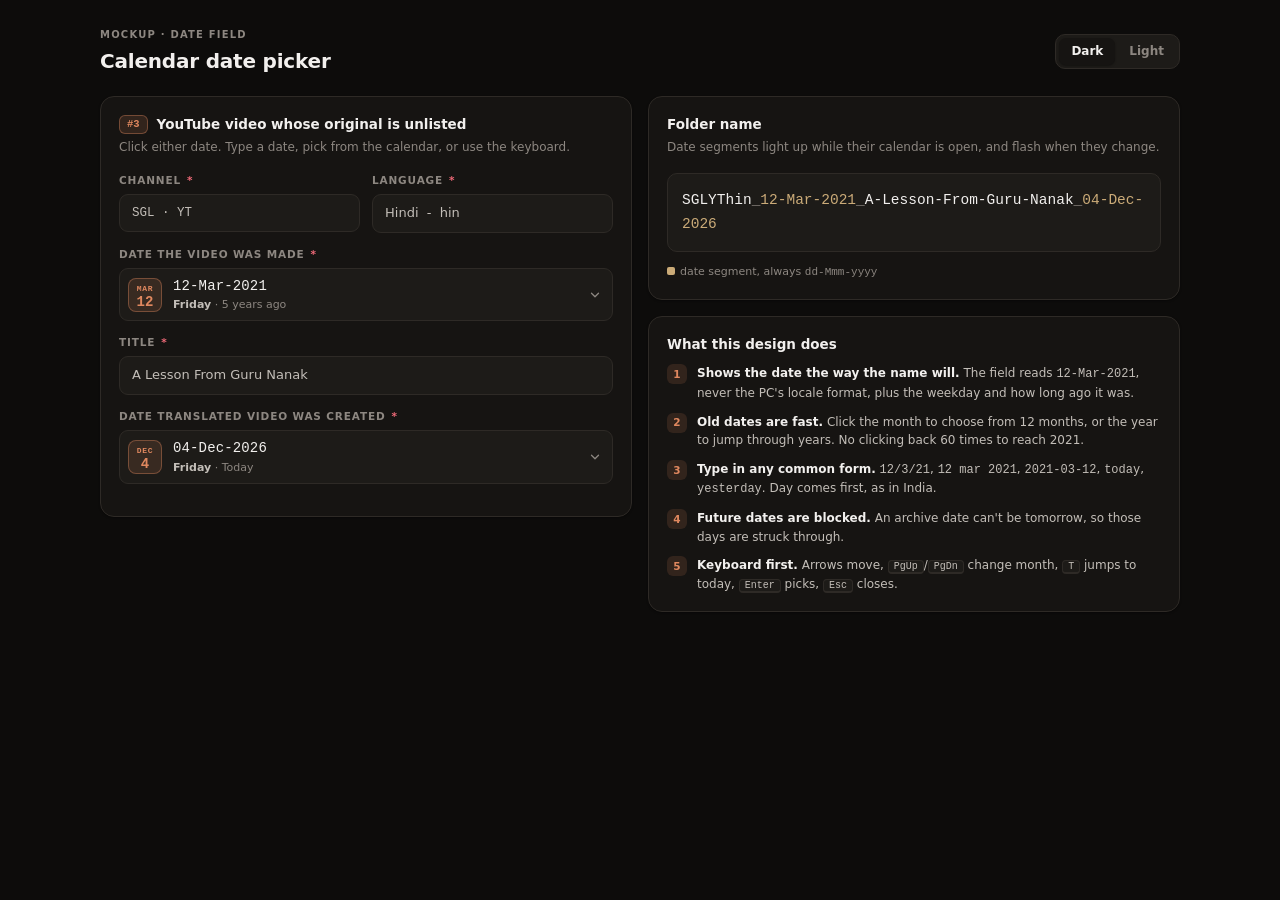
<file: web/mockup-datepicker.html>
<!DOCTYPE html>
<html lang="en">
<head>
<meta charset="UTF-8">
<meta name="viewport" content="width=device-width, initial-scale=1.0">
<title>Date Picker Mockup</title>
<!-- Static design mockup: a calendar date picker to replace the native
     <input type="date">. Uses the same tokens as styles.css. Not served. -->
<style>
/* ============================================================== tokens */
:root {
  --bg:        #0d0c0b;
  --surface:   #161412;
  --surface-2: #1d1b18;
  --surface-3: #252220;
  --line:      #2e2a26;
  --line-soft: #211e1c;

  --text:      #f2f0ee;
  --text-2:    #c3beb8;
  --text-3:    #8d8781;

  --accent:    #e0885f;
  --accent-2:  #cbab78;
  --ok:        #66c79a;
  --warn:      #e3b656;
  --bad:       #f06a78;

  --accent-bg: rgba(224, 136, 95, .14);
  --accent-ln: rgba(224, 136, 95, .38);
  --sand-bg:   rgba(203, 171, 120, .12);
  --sand-ln:   rgba(203, 171, 120, .30);
  --ok-bg:     rgba(102, 199, 154, .13);
  --bad-bg:    rgba(240, 106, 120, .12);

  --on-accent: #1a0f0a;
  --shadow-1: 0 1px 2px rgba(0, 0, 0, .35);
  --shadow-pop: 0 2px 6px rgba(0, 0, 0, .35), 0 22px 48px rgba(0, 0, 0, .5);
  --ring: 0 0 0 3px rgba(224, 136, 95, .28);

  --mono: 'Cascadia Mono', 'JetBrains Mono', Consolas, 'Courier New', monospace;
  --sans: 'Segoe UI Variable Text', 'Segoe UI', system-ui, -apple-system, sans-serif;
}

[data-theme="light"] {
  --bg:        #faf7f4;
  --surface:   #ffffff;
  --surface-2: #f5f0eb;
  --surface-3: #ebe4dd;
  --line:      #e2d9d0;
  --line-soft: #ede6de;

  --text:      #221e1b;
  --text-2:    #574f48;
  --text-3:    #867c73;

  --accent:    #b85c33;
  --accent-2:  #8d7140;
  --ok:        #1f7d54;
  --warn:      #906a16;
  --bad:       #c33547;

  --accent-bg: rgba(184, 92, 51, .09);
  --accent-ln: rgba(184, 92, 51, .28);
  --sand-bg:   rgba(141, 113, 64, .09);
  --sand-ln:   rgba(141, 113, 64, .26);
  --ok-bg:     rgba(31, 125, 84, .09);
  --bad-bg:    rgba(195, 53, 71, .08);

  --on-accent: #ffffff;
  --shadow-1: 0 1px 2px rgba(60, 40, 25, .07);
  --shadow-pop: 0 1px 3px rgba(60, 40, 25, .1), 0 18px 40px rgba(60, 40, 25, .16);
  --ring: 0 0 0 3px rgba(184, 92, 51, .2);
}

* { box-sizing: border-box; margin: 0; padding: 0; }
body {
  font-family: var(--sans); font-size: 13px; line-height: 1.45;
  background: var(--bg); color: var(--text);
  -webkit-font-smoothing: antialiased;
  padding: 28px 16px 80px;
  transition: background .2s, color .2s;
}
button { font: inherit; color: inherit; background: none; border: 0; cursor: pointer; }
svg { display: block; flex-shrink: 0; }

.wrap { max-width: 1080px; margin: 0 auto; }

/* ============================================================== page head */
.top {
  display: flex; align-items: center; justify-content: space-between;
  gap: 12px; margin-bottom: 20px; flex-wrap: wrap;
}
.eyebrow {
  font-size: 10px; font-weight: 700; letter-spacing: .12em;
  text-transform: uppercase; color: var(--text-3); margin-bottom: 4px;
}
h1 { font-size: 20px; font-weight: 650; letter-spacing: -.01em; }
.theme {
  display: flex; gap: 2px; padding: 3px; border-radius: 10px;
  background: var(--surface-2); border: 1px solid var(--line);
}
.theme button {
  padding: 5px 12px; border-radius: 7px; font-size: 12px; font-weight: 600;
  color: var(--text-3);
}
.theme button.on { background: var(--surface); color: var(--text); box-shadow: var(--shadow-1); }

.layout { display: grid; grid-template-columns: minmax(0, 1fr) minmax(0, 1fr); gap: 16px; align-items: start; }
@media (max-width: 880px) { .layout { grid-template-columns: 1fr; } }

.card {
  background: var(--surface); border: 1px solid var(--line);
  border-radius: 14px; padding: 18px; box-shadow: var(--shadow-1);
}
.card + .card { margin-top: 16px; }
.card-title { display: flex; align-items: center; gap: 9px; font-size: 13.5px; font-weight: 650; margin-bottom: 4px; }
.card-sub { font-size: 12px; color: var(--text-3); line-height: 1.55; margin-bottom: 16px; }
.badge {
  font-family: var(--mono); font-size: 10.5px; font-weight: 600;
  color: var(--accent); background: var(--accent-bg); border: 1px solid var(--accent-ln);
  padding: 1px 7px; border-radius: 6px;
}

/* ============================================================== fields */
.field { margin-bottom: 14px; position: relative; }
label, .lbl {
  display: flex; align-items: center; gap: 6px;
  font-size: 10.5px; font-weight: 700; letter-spacing: .08em;
  text-transform: uppercase; color: var(--text-3); margin-bottom: 6px;
}
.req { color: var(--bad); }
.static {
  width: 100%; background: var(--surface-2); border: 1px solid var(--line);
  border-radius: 9px; padding: 9px 12px; font-size: 13px; color: var(--text-2);
}
.static.mono { font-family: var(--mono); font-size: 12.5px; }
.row2 { display: grid; grid-template-columns: 1fr 1fr; gap: 12px; }
.hint { font-size: 11px; color: var(--text-3); margin-top: 5px; line-height: 1.5; }

/* ============================================================== date trigger */
.dt {
  width: 100%; display: flex; align-items: center; gap: 11px;
  background: var(--surface-2); border: 1px solid var(--line);
  border-radius: 9px; padding: 7px 10px 7px 8px; text-align: left;
  transition: border-color .13s, box-shadow .13s, background .13s;
}
.dt:hover { border-color: var(--accent-ln); }
.dt:focus-visible, .dt.open { outline: none; border-color: var(--accent); box-shadow: var(--ring); }
.dt-ico {
  width: 34px; height: 34px; border-radius: 8px; display: grid; place-items: center;
  background: var(--accent-bg); color: var(--accent); border: 1px solid var(--accent-ln);
  font-family: var(--mono); line-height: 1; text-align: center;
}
.dt-ico .m { font-size: 8px; font-weight: 700; letter-spacing: .08em; text-transform: uppercase; }
.dt-ico .d { font-size: 14px; font-weight: 600; margin-top: 1px; }
.dt-main { flex: 1; min-width: 0; }
.dt-val { font-family: var(--mono); font-size: 14px; font-weight: 500; letter-spacing: .01em; }
.dt-sub { font-size: 11px; color: var(--text-3); margin-top: 1px; }
.dt-sub b { color: var(--text-2); font-weight: 600; }
.dt-chev { color: var(--text-3); transition: transform .18s; }
.dt.open .dt-chev { transform: rotate(180deg); color: var(--accent); }

/* ============================================================== popover */
.pop {
  position: absolute; top: calc(100% + 6px); left: 0; z-index: 50;
  width: 332px; max-width: calc(100vw - 32px);
  background: var(--surface); border: 1px solid var(--line);
  border-radius: 14px; box-shadow: var(--shadow-pop);
  padding: 12px; transform-origin: top left;
  animation: pop-in .16s cubic-bezier(.2, .8, .3, 1);
}
@keyframes pop-in { from { opacity: 0; transform: translateY(-4px) scale(.98); } }

/* type-in */
.type {
  display: flex; align-items: center; gap: 8px;
  background: var(--surface-2); border: 1px solid var(--line);
  border-radius: 9px; padding: 0 10px; transition: border-color .13s, box-shadow .13s;
}
.type:focus-within { border-color: var(--accent); box-shadow: var(--ring); }
.type svg { color: var(--text-3); }
.type input {
  flex: 1; min-width: 0; border: 0; outline: 0; background: none; color: var(--text);
  font-family: var(--mono); font-size: 12.5px; padding: 8px 0;
}
.type input::placeholder { color: var(--text-3); font-family: var(--sans); font-size: 12px; }
.parse { font-size: 11px; min-height: 17px; margin: 5px 2px 0; color: var(--text-3); }
.parse.ok { color: var(--ok); }
.parse.bad { color: var(--bad); }
.parse code { font-family: var(--mono); font-size: 11px; }

/* quick chips */
.chips { display: flex; gap: 6px; margin: 6px 0 10px; flex-wrap: wrap; }
.chip {
  padding: 3px 9px; border-radius: 999px; font-size: 11px; font-weight: 600;
  background: var(--surface-2); border: 1px solid var(--line); color: var(--text-2);
  transition: .13s;
}
.chip:hover { border-color: var(--accent-ln); color: var(--accent); }
.chip.on { background: var(--accent-bg); border-color: var(--accent-ln); color: var(--accent); }

/* header */
.hd { display: flex; align-items: center; gap: 4px; margin-bottom: 6px; }
.hd-title { flex: 1; display: flex; gap: 2px; }
.hd-title button {
  padding: 5px 8px; border-radius: 7px; font-size: 14px; font-weight: 650;
  display: flex; align-items: center; gap: 4px;
}
.hd-title button:hover { background: var(--surface-2); color: var(--accent); }
.hd-title button.yr { font-family: var(--mono); font-weight: 500; color: var(--text-2); }
.hd-title button.on { background: var(--accent-bg); color: var(--accent); }
.nav {
  width: 30px; height: 30px; border-radius: 8px; display: grid; place-items: center;
  color: var(--text-2); border: 1px solid transparent;
}
.nav:hover:not(:disabled) { background: var(--surface-2); border-color: var(--line); color: var(--accent); }
.nav:disabled { opacity: .3; cursor: default; }

/* grids */
.body { position: relative; overflow: hidden; }
.body:focus { outline: none; }
.dow, .days { display: grid; grid-template-columns: repeat(7, 1fr); }
.dow span {
  text-align: center; font-size: 10px; font-weight: 700; letter-spacing: .08em;
  text-transform: uppercase; color: var(--text-3); padding: 6px 0;
}
.dow span:first-child { color: var(--accent-2); }
.days { gap: 2px; }
.day {
  position: relative; height: 38px; border-radius: 9px;
  font-size: 13px; font-variant-numeric: tabular-nums;
  color: var(--text); transition: background .1s, color .1s;
}
.day:hover:not(:disabled) { background: var(--surface-3); }
.day.sun { color: var(--accent-2); }
.day.other { color: var(--text-3); opacity: .55; }
.day.today { font-weight: 700; color: var(--accent); }
.day.today::after {
  content: ''; position: absolute; left: 50%; bottom: 5px; width: 4px; height: 4px;
  margin-left: -2px; border-radius: 50%; background: var(--accent);
}
.day.cursor { box-shadow: inset 0 0 0 1.5px var(--accent-ln); }
.body:focus-visible .day.cursor { box-shadow: inset 0 0 0 2px var(--accent); }
.day.sel {
  background: var(--accent); color: var(--on-accent); font-weight: 700; opacity: 1;
  box-shadow: 0 2px 8px var(--accent-ln);
}
.day.sel::after { background: var(--on-accent); }
.day.sel:hover { background: var(--accent); }
.day:disabled { color: var(--text-3); opacity: .28; cursor: not-allowed; text-decoration: line-through; }

.grid12 { display: grid; grid-template-columns: repeat(3, 1fr); gap: 6px; padding: 4px 0 2px; }
.cell {
  height: 50px; border-radius: 10px; font-size: 13px; font-weight: 600;
  background: var(--surface-2); border: 1px solid var(--line-soft); color: var(--text-2);
  transition: .12s;
}
.cell.mono { font-family: var(--mono); font-weight: 500; }
.cell:hover:not(:disabled) { border-color: var(--accent-ln); color: var(--accent); }
.cell.now { color: var(--accent); border-color: var(--accent-ln); }
.cell.sel { background: var(--accent); border-color: var(--accent); color: var(--on-accent); }
.cell:disabled { opacity: .3; cursor: not-allowed; }

.slide-l { animation: sl .2s ease; }
.slide-r { animation: sr .2s ease; }
.zoom    { animation: zm .18s ease; }
@keyframes sl { from { opacity: 0; transform: translateX(18px); } }
@keyframes sr { from { opacity: 0; transform: translateX(-18px); } }
@keyframes zm { from { opacity: 0; transform: scale(.96); } }

/* footer */
.ft {
  display: flex; align-items: center; justify-content: space-between; gap: 8px;
  margin-top: 10px; padding-top: 10px; border-top: 1px solid var(--line-soft);
}
.ft-out { font-size: 11px; color: var(--text-3); }
.ft-out code {
  font-family: var(--mono); font-size: 12px; color: var(--accent);
  background: var(--accent-bg); padding: 2px 6px; border-radius: 5px; margin-left: 4px;
}
.kbd-btn { font-size: 11px; color: var(--text-3); padding: 3px 6px; border-radius: 6px; }
.kbd-btn:hover { color: var(--text); background: var(--surface-2); }
.keys {
  display: none; grid-template-columns: auto 1fr; gap: 4px 10px;
  margin-top: 8px; font-size: 11px; color: var(--text-3);
}
.keys.on { display: grid; }
kbd {
  font-family: var(--mono); font-size: 10px; color: var(--text-2);
  background: var(--surface-2); border: 1px solid var(--line); border-bottom-width: 2px;
  border-radius: 4px; padding: 0 5px; white-space: nowrap;
}

/* ============================================================== name preview */
.out {
  font-family: var(--mono); font-size: 14.5px; line-height: 1.7; word-break: break-all;
  background: var(--surface-2); border: 1px solid var(--line); border-radius: 10px;
  padding: 14px;
}
.seg { border-radius: 4px; padding: 1px 0; transition: background .2s, color .2s, box-shadow .2s; }
.seg.sep { color: var(--text-3); }
.seg.date { color: var(--accent-2); }
.seg.hot { background: var(--accent-bg); color: var(--accent); box-shadow: 0 0 0 3px var(--accent-bg); }
.seg.flash { animation: flash .6s ease; }
@keyframes flash { 0% { background: var(--accent); color: var(--on-accent); } }
.legend { display: flex; flex-wrap: wrap; gap: 6px 14px; margin-top: 12px; font-size: 11px; color: var(--text-3); }
.legend i { display: inline-block; width: 8px; height: 8px; border-radius: 2px; margin-right: 5px; background: var(--accent-2); }

.notes { list-style: none; display: grid; gap: 10px; }
.notes li { display: flex; gap: 10px; font-size: 12px; color: var(--text-2); line-height: 1.55; }
.notes .n {
  flex-shrink: 0; width: 20px; height: 20px; border-radius: 6px; display: grid; place-items: center;
  font-size: 10.5px; font-weight: 700; color: var(--accent); background: var(--accent-bg);
}
.notes b { color: var(--text); font-weight: 600; }

@media (max-width: 520px) {
  .row2 { grid-template-columns: 1fr; }
  .pop { left: 0; right: 0; width: auto; }
}
</style>
</head>
<body>
<div class="wrap">

  <div class="top">
    <div>
      <div class="eyebrow">Mockup &middot; date field</div>
      <h1>Calendar date picker</h1>
    </div>
    <div class="theme" role="group" aria-label="Theme">
      <button class="on" data-t="dark">Dark</button>
      <button data-t="light">Light</button>
    </div>
  </div>

  <div class="layout">

    <!-- ---------------------------------------------------- form -->
    <div class="card">
      <div class="card-title"><span class="badge">#3</span> YouTube video whose original is unlisted</div>
      <div class="card-sub">Click either date. Type a date, pick from the calendar, or use the keyboard.</div>

      <div class="row2">
        <div class="field">
          <div class="lbl">Channel <span class="req">*</span></div>
          <div class="static mono">SGL &middot; YT</div>
        </div>
        <div class="field">
          <div class="lbl">Language <span class="req">*</span></div>
          <div class="static">Hindi &nbsp;-&nbsp; hin</div>
        </div>
      </div>

      <div class="field" data-key="video_made_date" data-iso="2021-03-12">
        <div class="lbl">Date the video was made <span class="req">*</span></div>
      </div>

      <div class="field">
        <div class="lbl">Title <span class="req">*</span></div>
        <div class="static">A Lesson From Guru Nanak</div>
      </div>

      <div class="field" data-key="date" data-iso="">
        <div class="lbl">Date translated video was created <span class="req">*</span></div>
      </div>
    </div>

    <!-- ---------------------------------------------------- preview + notes -->
    <div>
      <div class="card">
        <div class="card-title">Folder name</div>
        <div class="card-sub">Date segments light up while their calendar is open, and flash when they change.</div>
        <div class="out" id="out"></div>
        <div class="legend"><span><i></i>date segment, always <code style="font-family:var(--mono)">dd-Mmm-yyyy</code></span></div>
      </div>

      <div class="card">
        <div class="card-title">What this design does</div>
        <ul class="notes" style="margin-top:10px">
          <li><span class="n">1</span><span><b>Shows the date the way the name will.</b> The field reads <code style="font-family:var(--mono)">12-Mar-2021</code>, never the PC's locale format, plus the weekday and how long ago it was.</span></li>
          <li><span class="n">2</span><span><b>Old dates are fast.</b> Click the month to choose from 12 months, or the year to jump through years. No clicking back 60 times to reach 2021.</span></li>
          <li><span class="n">3</span><span><b>Type in any common form.</b> <code style="font-family:var(--mono)">12/3/21</code>, <code style="font-family:var(--mono)">12 mar 2021</code>, <code style="font-family:var(--mono)">2021-03-12</code>, <code style="font-family:var(--mono)">today</code>, <code style="font-family:var(--mono)">yesterday</code>. Day comes first, as in India.</span></li>
          <li><span class="n">4</span><span><b>Future dates are blocked.</b> An archive date can't be tomorrow, so those days are struck through.</span></li>
          <li><span class="n">5</span><span><b>Keyboard first.</b> Arrows move, <kbd>PgUp</kbd>/<kbd>PgDn</kbd> change month, <kbd>T</kbd> jumps to today, <kbd>Enter</kbd> picks, <kbd>Esc</kbd> closes.</span></li>
        </ul>
      </div>
    </div>

  </div>
</div>

<script>
/* ---------------------------------------------------------------- date utils */
const MON = ['Jan', 'Feb', 'Mar', 'Apr', 'May', 'Jun', 'Jul', 'Aug', 'Sep', 'Oct', 'Nov', 'Dec'];
const MONTH = ['January', 'February', 'March', 'April', 'May', 'June', 'July',
  'August', 'September', 'October', 'November', 'December'];
const WD = ['Sunday', 'Monday', 'Tuesday', 'Wednesday', 'Thursday', 'Friday', 'Saturday'];

const pad = (n) => String(n).padStart(2, '0');
const mk = (y, m, d) => new Date(y, m, d);
const TODAY = (() => { const t = new Date(); return mk(t.getFullYear(), t.getMonth(), t.getDate()); })();
const iso = (d) => d.getFullYear() + '-' + pad(d.getMonth() + 1) + '-' + pad(d.getDate());
const fromIso = (s) => { const [y, m, d] = s.split('-').map(Number); return mk(y, m - 1, d); };
const fmt = (d) => pad(d.getDate()) + '-' + MON[d.getMonth()] + '-' + d.getFullYear();
const same = (a, b) => a && b && a.getTime() === b.getTime();
const addDays = (d, n) => mk(d.getFullYear(), d.getMonth(), d.getDate() + n);
const addMonths = (d, n) => {
  const t = mk(d.getFullYear(), d.getMonth() + n, 1);
  const last = mk(t.getFullYear(), t.getMonth() + 1, 0).getDate();
  return mk(t.getFullYear(), t.getMonth(), Math.min(d.getDate(), last));
};
const isFuture = (d) => d > TODAY;
const clampPast = (d) => (isFuture(d) ? TODAY : d);

function ago(d) {
  const days = Math.round((TODAY - d) / 864e5);
  if (days === 0) return 'Today';
  if (days === 1) return 'Yesterday';
  if (days < 14) return days + ' days ago';
  if (days < 60) return Math.round(days / 7) + ' weeks ago';
  if (days < 730) return Math.round(days / 30.44) + ' months ago';
  return Math.floor(days / 365.25) + ' years ago';
}

/* Day-first, the way people here write dates. Returns a Date or null. */
function parse(raw) {
  const s = raw.trim().toLowerCase().replace(/\s+/g, ' ');
  if (!s) return null;
  if (s === 'today' || s === 't') return TODAY;
  if (s === 'yesterday' || s === 'y') return addDays(TODAY, -1);
  let y, m, d, x;
  if ((x = s.match(/^(\d{4})[-/.](\d{1,2})[-/.](\d{1,2})$/))) {
    [y, m, d] = [+x[1], +x[2], +x[3]];
  } else if ((x = s.match(/^(\d{1,2})[-/. ](\d{1,2})[-/. ](\d{2}|\d{4})$/))) {
    [d, m, y] = [+x[1], +x[2], +x[3]];
  } else if ((x = s.match(/^(\d{1,2})[-/. ]?([a-z]{3,9})[-/., ]*(\d{2}|\d{4})$/))) {
    const i = MON.findIndex((n) => x[2].startsWith(n.toLowerCase()));
    if (i < 0) return null;
    [d, m, y] = [+x[1], i + 1, +x[3]];
  } else if ((x = s.match(/^(\d{2})(\d{2})(\d{4})$/))) {
    [d, m, y] = [+x[1], +x[2], +x[3]];
  } else return null;
  if (y < 100) y += 2000;
  const r = mk(y, m - 1, d);
  return (r.getMonth() === m - 1 && r.getDate() === d) ? r : null;
}

/* ---------------------------------------------------------------- icons */
const ICON = {
  chev: '<svg width="14" height="14" viewBox="0 0 24 24" fill="none" stroke="currentColor" stroke-width="2.2" stroke-linecap="round" stroke-linejoin="round"><path d="m6 9 6 6 6-6"/></svg>',
  left: '<svg width="16" height="16" viewBox="0 0 24 24" fill="none" stroke="currentColor" stroke-width="2.2" stroke-linecap="round" stroke-linejoin="round"><path d="m15 18-6-6 6-6"/></svg>',
  right: '<svg width="16" height="16" viewBox="0 0 24 24" fill="none" stroke="currentColor" stroke-width="2.2" stroke-linecap="round" stroke-linejoin="round"><path d="m9 18 6-6-6-6"/></svg>',
  kb: '<svg width="15" height="15" viewBox="0 0 24 24" fill="none" stroke="currentColor" stroke-width="2" stroke-linecap="round" stroke-linejoin="round"><rect x="2" y="5" width="20" height="14" rx="2"/><path d="M6 9h.01M10 9h.01M14 9h.01M18 9h.01M7 15h10"/></svg>',
  down: '<svg width="11" height="11" viewBox="0 0 24 24" fill="none" stroke="currentColor" stroke-width="2.6" stroke-linecap="round" stroke-linejoin="round"><path d="m6 9 6 6 6-6"/></svg>',
};

/* ---------------------------------------------------------------- state */
const VAL = {};             // field key -> Date
let open = null;            // { key, field, trigger, pop, cursor, view, typed }

document.querySelectorAll('.field[data-key]').forEach((field) => {
  const key = field.dataset.key;
  VAL[key] = field.dataset.iso ? fromIso(field.dataset.iso) : TODAY;
  const t = document.createElement('button');
  t.type = 'button';
  t.className = 'dt';
  t.setAttribute('aria-haspopup', 'dialog');
  field.appendChild(t);
  t.addEventListener('click', () => (open && open.key === key ? close() : openPicker(key, field, t)));
  paintTrigger(key, t);
});

function paintTrigger(key, t) {
  const d = VAL[key];
  t.innerHTML =
    '<span class="dt-ico"><span><span class="m">' + MON[d.getMonth()] + '</span>' +
    '<span class="d" style="display:block">' + d.getDate() + '</span></span></span>' +
    '<span class="dt-main"><div class="dt-val">' + fmt(d) + '</div>' +
    '<div class="dt-sub"><b>' + WD[d.getDay()] + '</b> &middot; ' + ago(d) + '</div></span>' +
    '<span class="dt-chev">' + ICON.chev + '</span>';
}

/* ---------------------------------------------------------------- picker */
function openPicker(key, field, trigger) {
  close();
  const pop = document.createElement('div');
  pop.className = 'pop';
  pop.setAttribute('role', 'dialog');
  pop.innerHTML =
    '<div class="type">' + ICON.kb +
      '<input placeholder="Type a date: 12/3/21, 12 Mar 2021, today" spellcheck="false" autocomplete="off"></div>' +
    '<div class="parse"></div>' +
    '<div class="chips">' +
      '<button class="chip" data-q="0">Today</button>' +
      '<button class="chip" data-q="-1">Yesterday</button>' +
      '<button class="chip" data-q="-7">1 week ago</button>' +
      '<button class="chip" data-q="-30">1 month ago</button>' +
    '</div>' +
    '<div class="hd"></div>' +
    '<div class="body" tabindex="0"></div>' +
    '<div class="ft"><span class="ft-out"></span><button class="kbd-btn">Shortcuts</button></div>' +
    '<div class="keys">' +
      '<span><kbd>&larr;</kbd> <kbd>&rarr;</kbd> <kbd>&uarr;</kbd> <kbd>&darr;</kbd></span><span>Move by day / week</span>' +
      '<span><kbd>PgUp</kbd> <kbd>PgDn</kbd></span><span>Previous / next month</span>' +
      '<span><kbd>Shift</kbd>+<kbd>PgUp</kbd></span><span>Previous / next year</span>' +
      '<span><kbd>T</kbd></span><span>Jump to today</span>' +
      '<span><kbd>Enter</kbd> &middot; <kbd>Esc</kbd></span><span>Pick &middot; close</span>' +
      '<span><kbd>0-9</kbd></span><span>Start typing a date</span>' +
    '</div>';
  field.appendChild(pop);
  trigger.classList.add('open');
  trigger.setAttribute('aria-expanded', 'true');

  open = { key, field, trigger, pop, cursor: VAL[key], view: 'days' };
  hot(key, true);

  const input = pop.querySelector('input');
  const body = pop.querySelector('.body');

  input.addEventListener('input', () => onType(input.value));
  input.addEventListener('keydown', (e) => {
    if (e.key === 'Enter') { const d = parse(input.value); if (d && !isFuture(d)) pick(d); e.preventDefault(); }
    if (e.key === 'Escape') { close(true); }
    if (e.key === 'ArrowDown') { body.focus(); e.preventDefault(); }
  });
  pop.querySelectorAll('.chip').forEach((c) =>
    c.addEventListener('click', () => pick(addDays(TODAY, +c.dataset.q))));
  pop.querySelector('.kbd-btn').addEventListener('click', () =>
    pop.querySelector('.keys').classList.toggle('on'));
  body.addEventListener('keydown', onKey);

  render();
  body.focus();
}

function close(refocus) {
  if (!open) return;
  const { trigger, pop, key } = open;
  pop.remove();
  trigger.classList.remove('open');
  trigger.setAttribute('aria-expanded', 'false');
  hot(key, false);
  open = null;
  if (refocus) trigger.focus();
}

function pick(d) {
  if (isFuture(d)) return;
  const { key, trigger } = open;
  const changed = !same(VAL[key], d);
  VAL[key] = d;
  paintTrigger(key, trigger);
  close(true);
  renderOut(changed ? key : null);
}

function onType(raw) {
  const out = open.pop.querySelector('.parse');
  if (!raw.trim()) { out.className = 'parse'; out.textContent = ''; return; }
  const d = parse(raw);
  if (!d) {
    out.className = 'parse bad';
    out.innerHTML = 'Can’t read that yet. Try <code>12/03/2021</code> or <code>12 Mar 2021</code>';
    return;
  }
  if (isFuture(d)) {
    out.className = 'parse bad';
    out.innerHTML = '<code>' + fmt(d) + '</code> is in the future';
    return;
  }
  out.className = 'parse ok';
  out.innerHTML = '&#8629; Enter to use <code>' + fmt(d) + '</code> &middot; ' + WD[d.getDay()];
  const dir = d < open.cursor ? 'slide-r' : 'slide-l';
  const monthChanged = d.getMonth() !== open.cursor.getMonth() || d.getFullYear() !== open.cursor.getFullYear();
  open.cursor = d;
  open.view = 'days';
  render(monthChanged ? dir : null);
}

function onKey(e) {
  const c = open.cursor;
  let n = null;
  if (/^[0-9]$/.test(e.key)) {
    const input = open.pop.querySelector('input');
    input.focus();
    return;   // the keypress lands in the input
  }
  if (open.view !== 'days') {
    if (e.key === 'Escape') { open.view = 'days'; render('zoom'); e.preventDefault(); }
    return;
  }
  switch (e.key) {
    case 'ArrowLeft': n = addDays(c, -1); break;
    case 'ArrowRight': n = addDays(c, 1); break;
    case 'ArrowUp': n = addDays(c, -7); break;
    case 'ArrowDown': n = addDays(c, 7); break;
    case 'Home': n = addDays(c, -c.getDay()); break;
    case 'End': n = addDays(c, 6 - c.getDay()); break;
    case 'PageUp': n = addMonths(c, e.shiftKey ? -12 : -1); break;
    case 'PageDown': n = addMonths(c, e.shiftKey ? 12 : 1); break;
    case 't': case 'T': n = TODAY; break;
    case 'Enter': case ' ': pick(c); e.preventDefault(); return;
    case 'Escape': close(true); e.preventDefault(); return;
    default: return;
  }
  e.preventDefault();
  n = clampPast(n);
  const anim = (n.getMonth() !== c.getMonth() || n.getFullYear() !== c.getFullYear())
    ? (n < c ? 'slide-r' : 'slide-l') : null;
  open.cursor = n;
  render(anim);
}

/* ---------------------------------------------------------------- render */
function render(anim) {
  const { pop, cursor, view, key } = open;
  const sel = VAL[key];
  const hd = pop.querySelector('.hd');
  const body = pop.querySelector('.body');
  const y = cursor.getFullYear();
  const m = cursor.getMonth();

  // header
  let title, prevOff, nextOff;
  if (view === 'days') {
    title = '<button class="mo" data-v="months">' + MONTH[m] + ICON.down + '</button>' +
            '<button class="yr" data-v="years">' + y + ICON.down + '</button>';
    nextOff = y === TODAY.getFullYear() && m === TODAY.getMonth();
  } else if (view === 'months') {
    title = '<button class="yr on" data-v="years">' + y + ICON.down + '</button>';
    nextOff = y >= TODAY.getFullYear();
  } else {
    const s = y - (y % 12);
    title = '<button class="yr on" data-v="days">' + s + ' – ' + (s + 11) + '</button>';
    nextOff = s + 11 >= TODAY.getFullYear();
  }
  hd.innerHTML =
    '<div class="hd-title">' + title + '</div>' +
    '<button class="nav" data-step="-1" aria-label="Previous">' + ICON.left + '</button>' +
    '<button class="nav" data-step="1" aria-label="Next"' + (nextOff ? ' disabled' : '') + '>' + ICON.right + '</button>';

  hd.querySelectorAll('[data-v]').forEach((b) => b.addEventListener('click', () => {
    open.view = b.dataset.v; render('zoom');
  }));
  hd.querySelectorAll('.nav').forEach((b) => b.addEventListener('click', () => {
    const s = +b.dataset.step;
    if (open.view === 'days') open.cursor = clampPast(addMonths(open.cursor, s));
    else if (open.view === 'months') open.cursor = clampPast(addMonths(open.cursor, 12 * s));
    else open.cursor = clampPast(addMonths(open.cursor, 144 * s));
    render(s < 0 ? 'slide-r' : 'slide-l');
  }));

  // body
  let html = '';
  if (view === 'days') {
    html += '<div class="dow">' + ['Su', 'Mo', 'Tu', 'We', 'Th', 'Fr', 'Sa'].map((d) => '<span>' + d + '</span>').join('') + '</div>';
    html += '<div class="days" role="grid">';
    const first = mk(y, m, 1);
    let d = addDays(first, -first.getDay());
    for (let i = 0; i < 42; i++, d = addDays(d, 1)) {
      const cls = ['day'];
      if (d.getMonth() !== m) cls.push('other');
      if (d.getDay() === 0) cls.push('sun');
      if (same(d, TODAY)) cls.push('today');
      if (same(d, sel)) cls.push('sel');
      if (same(d, cursor)) cls.push('cursor');
      const fut = isFuture(d);
      html += '<button tabindex="-1" class="' + cls.join(' ') + '" data-iso="' + iso(d) + '"' +
        (fut ? ' disabled title="Future dates can’t be archive dates"' : ' title="' + WD[d.getDay()] + ', ' + fmt(d) + '"') +
        ' aria-selected="' + same(d, sel) + '">' + d.getDate() + '</button>';
    }
    html += '</div>';
  } else if (view === 'months') {
    html += '<div class="grid12">' + MON.map((n, i) => {
      const cls = ['cell'];
      if (sel.getFullYear() === y && sel.getMonth() === i) cls.push('sel');
      else if (TODAY.getFullYear() === y && TODAY.getMonth() === i) cls.push('now');
      const fut = mk(y, i, 1) > TODAY;
      return '<button tabindex="-1" class="' + cls.join(' ') + '" data-m="' + i + '"' + (fut ? ' disabled' : '') + '>' + n + '</button>';
    }).join('') + '</div>';
  } else {
    const s = y - (y % 12);
    html += '<div class="grid12">' + Array.from({ length: 12 }, (_, i) => {
      const yy = s + i;
      const cls = ['cell', 'mono'];
      if (sel.getFullYear() === yy) cls.push('sel');
      else if (TODAY.getFullYear() === yy) cls.push('now');
      return '<button tabindex="-1" class="' + cls.join(' ') + '" data-y="' + yy + '"' + (yy > TODAY.getFullYear() ? ' disabled' : '') + '>' + yy + '</button>';
    }).join('') + '</div>';
  }
  body.innerHTML = html;
  if (anim) body.lastElementChild.classList.add(anim);

  body.querySelectorAll('.day:not(:disabled)').forEach((b) =>
    b.addEventListener('click', () => pick(fromIso(b.dataset.iso))));
  body.querySelectorAll('[data-m]').forEach((b) => b.addEventListener('click', () => {
    open.cursor = clampPast(mk(y, +b.dataset.m, Math.min(cursor.getDate(), mk(y, +b.dataset.m + 1, 0).getDate())));
    open.view = 'days'; render('zoom');
  }));
  body.querySelectorAll('[data-y]').forEach((b) => b.addEventListener('click', () => {
    open.cursor = clampPast(addMonths(cursor, 12 * (+b.dataset.y - y)));
    open.view = 'months'; render('zoom');
  }));

  // chips + footer
  pop.querySelectorAll('.chip').forEach((c) =>
    c.classList.toggle('on', same(addDays(TODAY, +c.dataset.q), sel)));
  pop.querySelector('.ft-out').innerHTML = 'Goes into the name as<code>' + fmt(view === 'days' ? cursor : sel) + '</code>';
  if (document.activeElement !== pop.querySelector('input')) body.focus();
}

/* ---------------------------------------------------------------- name preview */
function renderOut(flashKey) {
  const parts = [
    ['SGLYThin'], ['_', 'sep'],
    [fmt(VAL.video_made_date), 'date', 'video_made_date'], ['_', 'sep'],
    ['A-Lesson-From-Guru-Nanak'], ['_', 'sep'],
    [fmt(VAL.date), 'date', 'date'],
  ];
  document.getElementById('out').innerHTML = parts.map(([t, c, k]) =>
    '<span class="seg ' + (c || '') + (k && open && open.key === k ? ' hot' : '') +
    (k && k === flashKey ? ' flash' : '') + '"' + (k ? ' data-k="' + k + '"' : '') + '>' + t + '</span>').join('');
}
function hot(key, on) {
  const s = document.querySelector('.seg[data-k="' + key + '"]');
  if (s) s.classList.toggle('hot', on);
}
renderOut();

/* ---------------------------------------------------------------- page chrome */
document.addEventListener('mousedown', (e) => {
  if (open && !open.field.contains(e.target)) close();
});
document.querySelectorAll('.theme button').forEach((b) => b.addEventListener('click', () => {
  document.documentElement.dataset.theme = b.dataset.t;
  document.querySelectorAll('.theme button').forEach((o) => o.classList.toggle('on', o === b));
}));
</script>
</body>
</html>
</file>
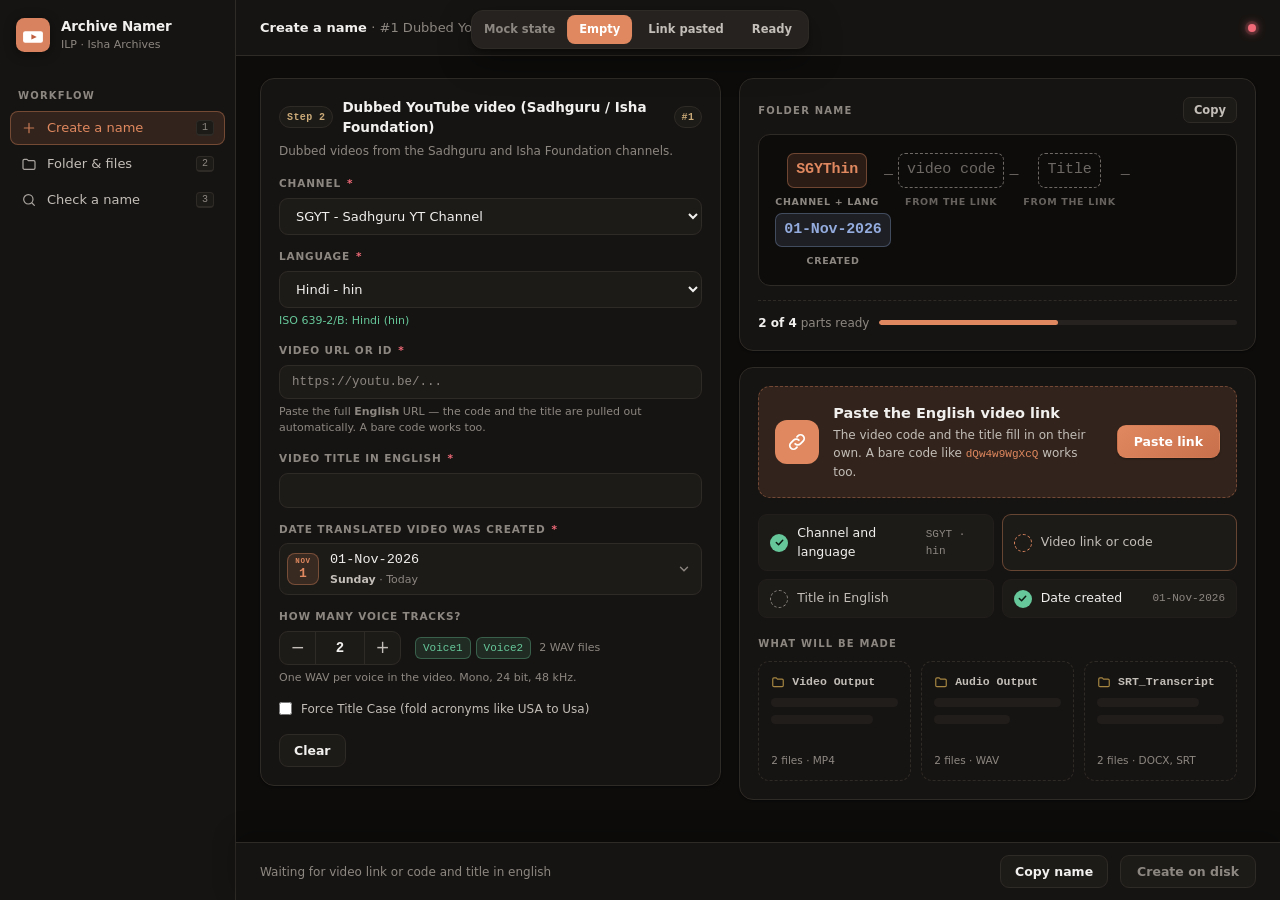
<file: web/mockup-empty-state.html>
<!DOCTYPE html>
<html lang="en" data-theme="dark">
<head>
<meta charset="UTF-8">
<meta name="viewport" content="width=device-width, initial-scale=1.0">
<title>Empty State Mockup</title>
<!-- Static design mockup: what the Create screen shows before a video link is
     given. Uses the real styles.css, plus a few new classes below. Not served. -->
<link rel="stylesheet" href="styles.css">
<style>
/* ---------------------------------------------------------- mock switcher */
.mock-bar {
  position: fixed; left: 50%; top: 10px; transform: translateX(-50%); z-index: 70;
  display: flex; align-items: center; gap: 4px; padding: 4px;
  background: var(--surface-3); border: 1px solid var(--line); border-radius: 12px;
  box-shadow: var(--shadow-2); font-size: 11.5px;
}
.mock-bar span { color: var(--text-3); padding: 0 8px; font-weight: 600; }
.mock-bar button {
  background: none; border: 0; color: var(--text-2); cursor: pointer;
  padding: 6px 12px; border-radius: 8px; font: inherit; font-weight: 600;
}
.mock-bar button.on { background: var(--accent); color: #fff; }

/* ------------------------------------------------- ghost name segments */
.seg.ghost .tok {
  color: var(--text-3); background: transparent; font-weight: 500;
  border: 1px dashed var(--text-3); opacity: .75;
}
.seg.ghost .cap { opacity: .7; }
.seg.loading .tok {
  color: transparent; min-width: 150px; border: 1px solid var(--line);
  background: linear-gradient(90deg, var(--surface-2) 0%, var(--surface-3) 50%, var(--surface-2) 100%);
  background-size: 200% 100%; animation: shimmer 1.1s linear infinite;
}
@keyframes shimmer { to { background-position: -200% 0; } }
.seg.pop .tok { animation: pop .35s cubic-bezier(.2, .9, .3, 1.4); }
@keyframes pop { from { transform: scale(.85); opacity: 0; } }

.progress {
  display: flex; align-items: center; gap: 10px; margin-top: 14px;
  padding-top: 13px; border-top: 1px dashed var(--line);
  font-size: 12px; color: var(--text-3);
}
.progress b { color: var(--text); font-weight: 650; }
.progress .bar { flex: 1; height: 5px; border-radius: 99px; background: var(--surface-3); overflow: hidden; }
.progress .bar i { display: block; height: 100%; background: var(--accent); border-radius: 99px; transition: width .4s; }

/* ------------------------------------------------------- start card */
#startCard { flex: 1; display: flex; flex-direction: column; }
.side-col:has(> #startCard:not([style*="none"])) > .card:first-child { flex: none; }
.start-hero {
  display: flex; align-items: center; gap: 14px;
  padding: 16px; border-radius: 12px;
  background: var(--accent-bg); border: 1px dashed var(--accent-ln);
}
.start-ico {
  width: 44px; height: 44px; border-radius: 12px; flex: 0 0 auto;
  display: grid; place-items: center; background: var(--accent); color: #fff;
}
.start-ico svg { width: 22px; height: 22px; }
.start-hero h3 { font-size: 14.5px; font-weight: 650; margin-bottom: 2px; }
.start-hero p { font-size: 12px; color: var(--text-2); line-height: 1.5; }
.start-hero p code { font-family: var(--mono); font-size: 11px; color: var(--accent); }
.start-hero .primary { margin-left: auto; flex: 0 0 auto; }

.checklist { display: grid; grid-template-columns: 1fr 1fr; gap: 8px; margin-top: 16px; }
.check {
  display: flex; align-items: center; gap: 9px; font-size: 12.5px;
  padding: 9px 11px; border-radius: 9px;
  background: var(--surface-2); border: 1px solid var(--line-soft); color: var(--text-2);
}
.check .ic {
  width: 18px; height: 18px; border-radius: 50%; flex: 0 0 auto;
  display: grid; place-items: center; border: 1.5px dashed var(--text-3);
}
.check.done { color: var(--text); }
.check.done .ic { border: 0; background: var(--ok); color: #0d1a12; }
.check.done .ic svg { width: 11px; height: 11px; }
.check .val { margin-left: auto; font-family: var(--mono); font-size: 11px; color: var(--text-3); }
.check.next { border-color: var(--accent-ln); }
.check.next .ic { border-color: var(--accent); }

.ghost-title { margin-top: 18px; }
.ghost-grid { display: grid; grid-template-columns: repeat(3, minmax(0, 1fr)); gap: 10px; flex: 1; }
.ghost-folder {
  border: 1px dashed var(--line); border-radius: 11px; padding: 11px 12px;
  display: flex; flex-direction: column; gap: 8px; min-height: 120px;
}
.ghost-folder .hd { display: flex; align-items: center; gap: 7px; font-family: var(--mono); font-size: 11.5px; color: var(--text-2); font-weight: 600; }
.ghost-folder .hd svg { width: 14px; height: 14px; color: var(--warn); opacity: .7; }
.ghost-folder .hd .pill { margin-left: auto; font-size: 9px; padding: 1px 6px; }
.ghost-line { height: 9px; border-radius: 5px; background: var(--surface-3); opacity: .7; }
.ghost-line.short { width: 60%; }
.ghost-line.mid { width: 80%; }
.ghost-folder .n { margin-top: auto; font-size: 10.5px; color: var(--text-3); }

.reveal { animation: reveal .4s ease; }
@keyframes reveal { from { opacity: 0; transform: translateY(6px); } }
</style>
</head>
<body>

<div class="app">
  <aside class="rail">
    <div class="brand">
      <svg class="logo" viewBox="0 0 48 48" aria-hidden="true">
        <rect width="48" height="48" rx="12" fill="#d9825f"/>
        <rect x="10" y="18.6" width="28" height="16.4" rx="3" fill="#fff"/>
        <path d="M21.7 23.1 29.3 26.8 21.7 30.5z" fill="#c05f3f"/>
      </svg>
      <div><h1>Archive Namer</h1><p>ILP &middot; Isha Archives</p></div>
    </div>
    <nav class="nav">
      <div class="nav-label">Workflow</div>
      <button class="on"><svg viewBox="0 0 24 24" fill="none" stroke="currentColor" stroke-width="1.8" stroke-linecap="round"><path d="M12 5v14M5 12h14"/></svg>Create a name <span class="kbd">1</span></button>
      <button><svg viewBox="0 0 24 24" fill="none" stroke="currentColor" stroke-width="1.8" stroke-linejoin="round"><path d="M3 7a2 2 0 0 1 2-2h4l2 2h8a2 2 0 0 1 2 2v9a2 2 0 0 1-2 2H5a2 2 0 0 1-2-2z"/></svg>Folder &amp; files <span class="kbd">2</span></button>
      <button><svg viewBox="0 0 24 24" fill="none" stroke="currentColor" stroke-width="1.8" stroke-linecap="round"><circle cx="11" cy="11" r="7"/><path d="m20 20-3.5-3.5"/></svg>Check a name <span class="kbd">3</span></button>
    </nav>
  </aside>

  <div class="main">
    <header class="top">
      <div class="crumb">Create a name <span style="color:var(--text-3)">&middot; #1 Dubbed YouTube video</span></div>
      <div class="live empty" id="liveBar"><span class="dot"></span><code id="liveName">No name yet</code></div>
    </header>

    <section class="screen on">
      <div class="two-col">

        <!-- ------------------------------------------------ form -->
        <div>
          <div class="card form-card">
            <div class="card-hd">
              <span class="chip">Step 2</span>
              <span>Dubbed YouTube video (Sadhguru / Isha Foundation)</span>
              <span class="badge">#1</span>
            </div>
            <div class="card-sub">Dubbed videos from the Sadhguru and Isha Foundation channels.</div>

            <div class="field">
              <label>Channel <span class="req">*</span></label>
              <select><option>SGYT - Sadhguru YT Channel</option></select>
            </div>
            <div class="field">
              <label>Language <span class="req">*</span></label>
              <select><option>Hindi - hin</option></select>
              <div class="hint" style="color:var(--ok)">ISO 639-2/B: Hindi (hin)</div>
            </div>
            <div class="field">
              <label>Video URL or ID <span class="req">*</span></label>
              <input class="mono" id="url" placeholder="https://youtu.be/..." autocomplete="off" spellcheck="false">
              <div class="hint">Paste the full <strong>English</strong> URL &mdash; the code and the title are pulled out automatically. A bare code works too.</div>
            </div>
            <div class="field">
              <label>Video title in English <span class="req">*</span></label>
              <input id="title" autocomplete="off">
            </div>
            <div class="field">
              <label>Date translated video was created <span class="req">*</span></label>
              <button type="button" class="dp-trigger">
                <span class="dp-ico"><span class="m">Nov</span><span class="d">1</span></span>
                <span class="dp-main"><div class="dp-val">01-Nov-2026</div><div class="dp-sub"><b>Sunday</b> &middot; Today</div></span>
                <svg class="dp-chev" viewBox="0 0 24 24" fill="none" stroke="currentColor" stroke-width="2.4" stroke-linecap="round"><path d="m6 9 6 6 6-6"/></svg>
              </button>
            </div>
            <div class="field">
              <label>How many voice tracks?</label>
              <div class="stepper-row">
                <div class="stepper"><button type="button">&minus;</button><input type="number" value="2"><button type="button">+</button></div>
                <div class="stepper-note"><span>Voice1</span><span>Voice2</span><em>2 WAV files</em></div>
              </div>
              <div class="hint">One WAV per voice in the video. Mono, 24 bit, 48 kHz.</div>
            </div>
            <div class="checkline">
              <input type="checkbox" id="ftc"><label for="ftc" style="text-transform:none;letter-spacing:0;margin:0;font-size:12px">Force Title Case (fold acronyms like USA to Usa)</label>
            </div>
            <div class="btn-row"><button class="ghost" id="btnClear">Clear</button></div>
          </div>
        </div>

        <!-- ------------------------------------------------ results -->
        <div class="side-col">
          <div class="card">
            <div class="copybar">
              <div class="section-title">Folder name</div>
              <div class="spacer"></div>
              <button class="copy" id="btnCopy">Copy</button>
            </div>
            <div class="name-stage"><div class="segs" id="segs"></div></div>
            <div id="belowName"></div>
          </div>

          <!-- before the link: what to do next -->
          <div class="card" id="startCard">
            <div class="start-hero">
              <div class="start-ico"><svg viewBox="0 0 24 24" fill="none" stroke="currentColor" stroke-width="2" stroke-linecap="round" stroke-linejoin="round"><path d="M10 14a4 4 0 0 0 5.66 0l3-3a4 4 0 0 0-5.66-5.66l-1 1"/><path d="M14 10a4 4 0 0 0-5.66 0l-3 3a4 4 0 0 0 5.66 5.66l1-1"/></svg></div>
              <div>
                <h3>Paste the English video link</h3>
                <p>The video code and the title fill in on their own. A bare code like <code>dQw4w9WgXcQ</code> works too.</p>
              </div>
              <button class="primary" id="btnPaste">Paste link</button>
            </div>

            <div class="checklist" id="checklist"></div>

            <div class="section-title ghost-title">What will be made</div>
            <div class="ghost-grid">
              <div class="ghost-folder">
                <div class="hd"><svg viewBox="0 0 24 24" fill="none" stroke="currentColor" stroke-width="2" stroke-linejoin="round"><path d="M3 7a2 2 0 0 1 2-2h4l2 2h8a2 2 0 0 1 2 2v9a2 2 0 0 1-2 2H5a2 2 0 0 1-2-2z"/></svg>Video Output</div>
                <div class="ghost-line"></div><div class="ghost-line mid"></div>
                <div class="n">2 files &middot; MP4</div>
              </div>
              <div class="ghost-folder">
                <div class="hd"><svg viewBox="0 0 24 24" fill="none" stroke="currentColor" stroke-width="2" stroke-linejoin="round"><path d="M3 7a2 2 0 0 1 2-2h4l2 2h8a2 2 0 0 1 2 2v9a2 2 0 0 1-2 2H5a2 2 0 0 1-2-2z"/></svg>Audio Output</div>
                <div class="ghost-line"></div><div class="ghost-line short"></div>
                <div class="n">2 files &middot; WAV</div>
              </div>
              <div class="ghost-folder">
                <div class="hd"><svg viewBox="0 0 24 24" fill="none" stroke="currentColor" stroke-width="2" stroke-linejoin="round"><path d="M3 7a2 2 0 0 1 2-2h4l2 2h8a2 2 0 0 1 2 2v9a2 2 0 0 1-2 2H5a2 2 0 0 1-2-2z"/></svg>SRT_Transcript</div>
                <div class="ghost-line mid"></div><div class="ghost-line"></div>
                <div class="n">2 files &middot; DOCX, SRT</div>
              </div>
            </div>
          </div>

          <!-- after the link: the real file list -->
          <div class="card" id="filesCard" style="display:none;">
            <div class="copybar">
              <div class="section-title">What goes inside &middot; 6 files</div>
              <div class="spacer"></div>
              <div class="seg-ctl"><button class="on">Grouped</button><button>Tree</button></div>
            </div>
            <div class="files-scroll"><div class="files-scroll-in" id="outFiles"></div></div>
            <div class="btn-row">
              <button class="ghost">Copy all filenames</button>
              <button class="ghost">Copy tree</button>
            </div>
          </div>
        </div>
      </div>

      <div class="actionbar">
        <div class="sum" id="sum">Fill in the fields to generate a name</div>
        <div class="spacer"></div>
        <button class="ghost">Copy name</button>
        <button class="primary" id="btnDisk" disabled>Create on disk</button>
      </div>
    </section>
  </div>
</div>

<div class="mock-bar" role="group" aria-label="Mockup state">
  <span>Mock state</span>
  <button data-state="empty" class="on">Empty</button>
  <button data-state="loading">Link pasted</button>
  <button data-state="done">Ready</button>
</div>

<script>
const SAMPLE_URL = 'https://youtu.be/dQw4w9WgXcQ';
const SAMPLE_TITLE = 'A Lesson From Guru Nanak';
const $ = (id) => document.getElementById(id);
const S = { code: '', title: '', loading: false };
let lookupTimer = null;

const TICK = '<svg viewBox="0 0 24 24" fill="none" stroke="currentColor" stroke-width="3.2" stroke-linecap="round" stroke-linejoin="round"><path d="m5 12 5 5 9-10"/></svg>';
const FOLDER = '<svg viewBox="0 0 24 24" fill="none" stroke="currentColor" stroke-width="2" stroke-linejoin="round"><path d="M3 7a2 2 0 0 1 2-2h4l2 2h8a2 2 0 0 1 2 2v9a2 2 0 0 1-2 2H5a2 2 0 0 1-2-2z"/></svg>';

const slug = (t) => t.trim().replace(/[^A-Za-z0-9 ]+/g, '').split(/\s+/).filter(Boolean)
  .map((w) => w[0].toUpperCase() + w.slice(1)).join('-');

function codeFrom(raw) {
  const s = raw.trim();
  const m = s.match(/(?:youtu\.be\/|v=|shorts\/|embed\/)([A-Za-z0-9_-]{11})/) || s.match(/^([A-Za-z0-9_-]{11})$/);
  return m ? m[1] : '';
}

/* ------------------------------------------------------------- render */
function render(popKey) {
  const t = slug(S.title);
  const parts = [
    { key: 'ch', text: 'SGYThin', cap: 'channel + lang', ok: true },
    { key: 'code', text: S.code || 'video code', cap: S.code ? 'video code' : 'from the link', ok: !!S.code },
    { key: 'title', text: t || 'Title', cap: t ? 'title' : (S.loading ? 'fetching title' : 'from the link'),
      ok: !!t, loading: S.loading && !t },
    { key: 'date', text: '01-Nov-2026', cap: 'created', ok: true },
  ];
  $('segs').innerHTML = parts.map((p, i) =>
    (i ? '<div class="seg sep"><span class="tok">_</span><span class="cap">&nbsp;</span></div>' : '')
    + '<div class="seg ' + (p.loading ? 'loading' : p.ok ? 'c' + i : 'ghost')
    + (p.key === popKey ? ' pop' : '') + '"><span class="tok">' + p.text + '</span>'
    + '<span class="cap">' + p.cap + '</span></div>').join('');

  const ready = parts.filter((p) => p.ok).length;
  const done = ready === parts.length;
  const name = 'SGYThin_' + S.code + '_' + t + '_01-Nov-2026';

  $('belowName').innerHTML = done
    ? '<div class="verdict reveal"><span class="pill ok">' + TICK.replace('<svg', '<svg width="11" height="11"')
      + ' Spec compliant</span><span>Passes every rule in the spec</span>'
      + '<span class="rule-dots">' + '<i></i>'.repeat(9) + '</span></div>'
      + '<div class="reveal" style="margin-top:18px"><div class="section-title">Archive to &middot; Appendix 2</div>'
      + '<div class="nas">' + FOLDER + 'ILP NAS Drive/video-edit-tr-priv1/' + name + '</div></div>'
    : '<div class="progress"><span><b>' + ready + ' of 4</b> parts ready</span>'
      + '<div class="bar"><i style="width:' + (ready / 4 * 100) + '%"></i></div></div>';

  const checks = [
    ['Channel and language', true, 'SGYT · hin'],
    ['Video link or code', !!S.code, S.code],
    ['Title in English', !!t, t ? t.slice(0, 18) + (t.length > 18 ? '…' : '') : ''],
    ['Date created', true, '01-Nov-2026'],
  ];
  const firstOpen = checks.findIndex((c) => !c[1]);
  $('checklist').innerHTML = checks.map((c, i) =>
    '<div class="check' + (c[1] ? ' done' : '') + (i === firstOpen ? ' next' : '') + '">'
    + '<span class="ic">' + (c[1] ? TICK : '') + '</span>' + c[0]
    + (c[2] ? '<span class="val">' + c[2] + '</span>' : '') + '</div>').join('');

  const wasDone = $('filesCard').style.display !== 'none';
  $('startCard').style.display = done ? 'none' : '';
  $('filesCard').style.display = done ? '' : 'none';
  if (done && !wasDone) {
    renderFiles(t);
    $('filesCard').classList.remove('reveal'); void $('filesCard').offsetWidth;
    $('filesCard').classList.add('reveal');
  }

  $('liveBar').classList.toggle('empty', !done);
  $('liveName').textContent = done ? name : 'No name yet';
  $('sum').innerHTML = done ? 'Ready &middot; <b>1 folder</b>, 7 subfolders, 6 filenames'
    : 'Waiting for ' + checks.filter((c) => !c[1]).map((c) => c[0].toLowerCase()).join(' and ');
  $('btnDisk').disabled = !done;

  document.querySelectorAll('.mock-bar button').forEach((b) =>
    b.classList.toggle('on', b.dataset.state === (done ? 'done' : S.code ? 'loading' : 'empty')));
}

function renderFiles(t) {
  const groups = [
    ['Video Output', true, [
      ['Output_' + t + '_hin.mp4', 'The published video. MUST start with ‘Output’ or Archives rejects it.', true],
      ['FB-Output_' + t + '_hin.mp4', 'Only if a vertical subtitled version went to Facebook.', false]]],
    ['Audio Output', false, [
      ['Voice1_' + t + '_hin.wav', 'Synced, de-breathed, otherwise unprocessed. Mono WAV 24 bit 48 kHz.', false],
      ['Voice2_' + t + '_hin.wav', 'Synced, de-breathed, otherwise unprocessed. Mono WAV 24 bit 48 kHz.', false]]],
    ['SRT_Transcript', false, [
      ['Script_' + t + '_hin.docx', 'Bilingual docx with the final translation, or a translated transcript.', false],
      ['Subtitles_' + t + '_hin.srt', 'Only if an SRT adjusted to your language exists.', false]]],
  ];
  $('outFiles').innerHTML = groups.map(([name, must, files]) =>
    '<div class="fgroup"><div class="fgroup-hd">' + FOLDER + '<span class="nm">' + name + '</span>'
    + (must ? '<span class="pill bad">mandatory</span>' : '')
    + '<span class="ct">' + files.length + ' files</span></div>'
    + files.map(([fn, note, req]) => '<div class="file-row"><div class="file-main"><div class="file-name">' + fn
      + '</div><div class="file-meta">' + note + '</div></div><span class="file-tag ' + (req ? 'must' : 'opt') + '">'
      + (req ? 'required' : 'optional') + '</span></div>').join('')
    + '</div>').join('');
}

/* -------------------------------------------------------------- flow */
function onUrl() {
  const code = codeFrom($('url').value);
  const changed = code !== S.code;
  S.code = code;
  if (changed) clearTimeout(lookupTimer);
  if (code && changed && !S.title) {
    S.loading = true;
    lookupTimer = setTimeout(() => {
      S.loading = false;
      S.title = SAMPLE_TITLE;
      $('title').value = SAMPLE_TITLE;
      render('title');
    }, 1300);
  }
  if (!code) S.loading = false;
  render(changed && code ? 'code' : null);
}

$('url').addEventListener('input', onUrl);
$('title').addEventListener('input', () => { S.title = $('title').value; S.loading = false; render(); });

$('btnPaste').onclick = async () => {
  let text = '';
  try { text = await navigator.clipboard.readText(); } catch (e) { /* no permission in a file:// page */ }
  if (!codeFrom(text)) text = SAMPLE_URL;
  $('url').value = text;
  $('url').focus();
  onUrl();
};

function setState(st) {
  clearTimeout(lookupTimer);
  S.code = st === 'empty' ? '' : 'dQw4w9WgXcQ';
  S.title = st === 'done' ? SAMPLE_TITLE : '';
  S.loading = st === 'loading';
  $('url').value = S.code ? SAMPLE_URL : '';
  $('title').value = S.title;
  render();
}
document.querySelectorAll('.mock-bar button').forEach((b) => { b.onclick = () => setState(b.dataset.state); });
$('btnClear').onclick = () => setState('empty');

render();
</script>
</body>
</html>
</file>
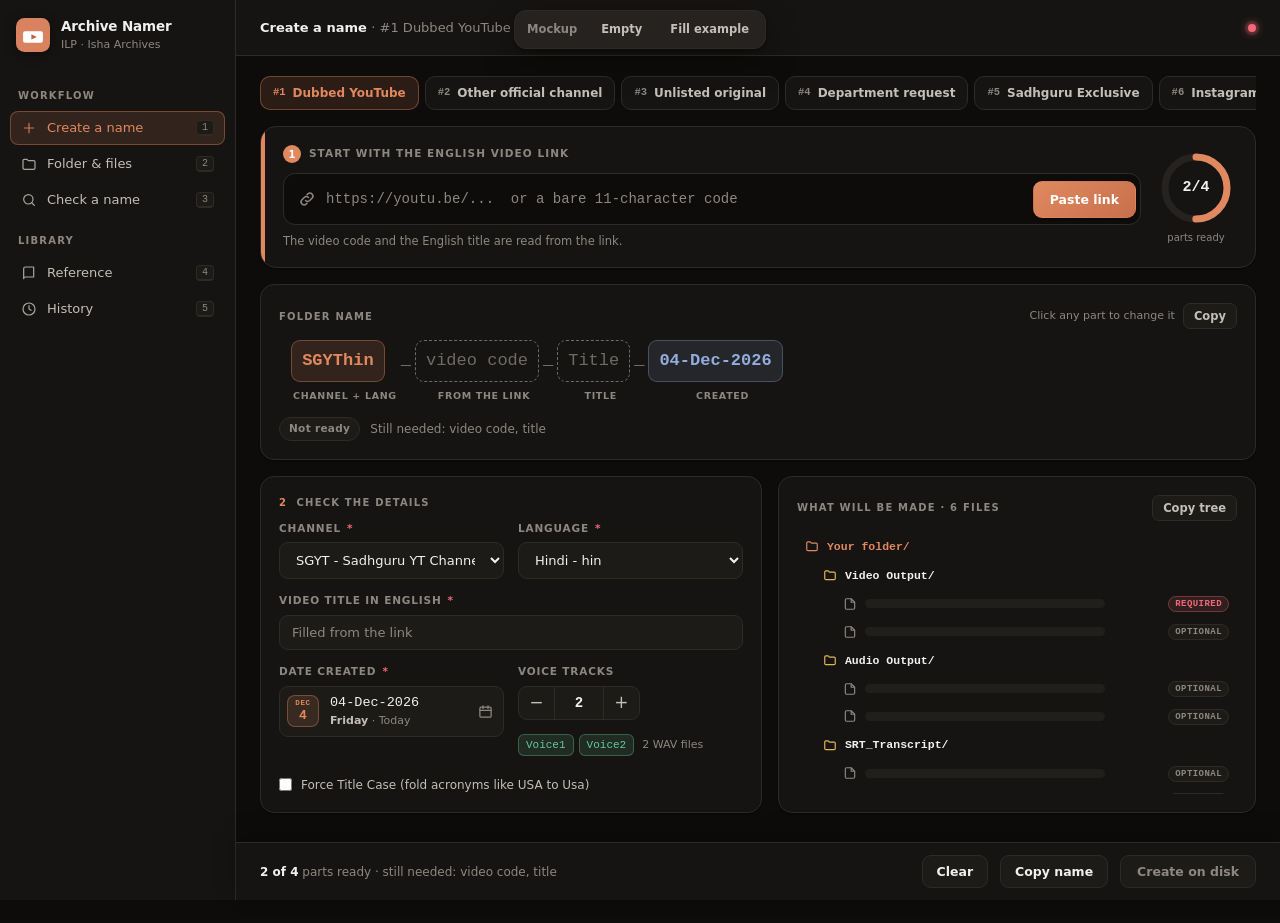
<file: web/mockup-final.html>
<!DOCTYPE html>
<html lang="en" data-theme="dark">
<head>
<meta charset="UTF-8">
<meta name="viewport" content="width=device-width, initial-scale=1.0">
<title>Final Layout Mockup</title>
<!-- Static design mockup of the Create screen as it would be built: the most
     important input of each category sits in the top box, the name is shown
     full width, details and the folder tree sit side by side. Every category
     works. Names, files and NAS paths match what the engine produces.
     Uses the real styles.css. Not served. -->
<link rel="stylesheet" href="styles.css">
<style>
.wrap { padding: 20px 24px 110px; max-width: 1500px; }

/* ------------------------------------------------------------ mock switch */
.mock-bar {
  position: fixed; left: 50%; top: 10px; transform: translateX(-50%); z-index: 70;
  display: flex; align-items: center; gap: 4px; padding: 4px;
  background: var(--surface-3); border: 1px solid var(--line); border-radius: 12px;
  box-shadow: var(--shadow-2); font-size: 11.5px;
}
.mock-bar span { color: var(--text-3); padding: 0 8px; font-weight: 600; }
.mock-bar button {
  background: none; border: 0; color: var(--text-2); cursor: pointer;
  padding: 6px 12px; border-radius: 8px; font: inherit; font-weight: 600;
}
.mock-bar button:hover { background: var(--surface-2); color: var(--text); }

/* --------------------------------------------------------- category tabs */
.cats { display: flex; gap: 6px; overflow-x: auto; margin-bottom: 16px; scrollbar-width: none; }
.cats::-webkit-scrollbar { display: none; }
.cats button {
  flex: 0 0 auto; display: flex; align-items: center; gap: 7px;
  padding: 7px 12px; border-radius: 10px; cursor: pointer;
  background: var(--surface); border: 1px solid var(--line); color: var(--text-2);
  font: inherit; font-size: 12px; font-weight: 600; transition: .13s;
}
.cats button b { font-family: var(--mono); font-size: 10.5px; color: var(--text-3); font-weight: 600; }
.cats button:hover { border-color: var(--accent-ln); color: var(--text); }
.cats button.on { background: var(--accent-bg); border-color: var(--accent-ln); color: var(--accent); }
.cats button.on b { color: var(--accent); }

/* ------------------------------------------------------------------ hero */
.hero {
  display: grid; grid-template-columns: minmax(0, 1fr) auto; gap: 18px; align-items: center;
  padding: 18px 22px 16px; border-radius: 16px; margin-bottom: 16px;
  background: var(--surface); border: 1px solid var(--line);
  position: relative; overflow: hidden;
}
.hero::before { content: ''; position: absolute; inset: 0 auto 0 0; width: 4px; background: var(--accent); }
.hero-eyebrow {
  display: flex; align-items: center; gap: 8px; margin-bottom: 10px;
  font-size: 10.5px; font-weight: 700; letter-spacing: .1em; text-transform: uppercase; color: var(--text-3);
}
.hero-eyebrow .no {
  width: 18px; height: 18px; border-radius: 50%; display: grid; place-items: center;
  background: var(--accent); color: #fff; font-size: 10px; letter-spacing: 0;
}
.hero-hint { font-size: 11.5px; color: var(--text-3); margin-top: 8px; min-height: 18px; }
.hero-hint.ok { color: var(--ok); }
.hero-hint.bad { color: var(--bad); }
.hero-hint code { font-family: var(--mono); }

.bigbox {
  display: flex; align-items: center; gap: 10px; min-height: 52px;
  background: var(--bg); border: 1.5px solid var(--line); border-radius: 12px;
  padding: 4px 4px 4px 14px; transition: border-color .13s, box-shadow .13s;
}
[data-theme="light"] .bigbox { background: var(--surface-2); }
.bigbox:focus-within { border-color: var(--accent); box-shadow: var(--ring); }
.bigbox.ok { border-color: var(--ok-ln); }
.bigbox > svg { width: 18px; height: 18px; color: var(--text-3); flex: 0 0 auto; }
.bigbox.ok > svg { color: var(--ok); }
.bigbox input, .bigbox select {
  border: 0; background: none; box-shadow: none; padding: 11px 0; font-size: 14px;
}
.bigbox input.mono { font-family: var(--mono); }
.bigbox input:focus, .bigbox select:focus { box-shadow: none; }
.bigbox > button { flex: 0 0 auto; padding: 10px 16px; }
.hero-row { display: grid; grid-template-columns: minmax(0, .8fr) minmax(0, 1.4fr); gap: 10px; }
.hero-row .bigbox { padding-right: 14px; }
.hero-row .bigbox select { cursor: pointer; }
.hero-row .tag {
  font-size: 9.5px; font-weight: 700; letter-spacing: .08em; text-transform: uppercase;
  color: var(--text-3); flex: 0 0 auto;
}

/* big date / month button */
.bigdate {
  display: flex; align-items: center; gap: 14px; width: 100%; min-height: 52px; cursor: pointer;
  background: var(--bg); border: 1.5px solid var(--line); border-radius: 12px;
  padding: 7px 14px 7px 8px; text-align: left; font: inherit; color: var(--text);
  transition: border-color .13s, box-shadow .13s;
}
[data-theme="light"] .bigdate { background: var(--surface-2); }
.bigdate:hover { border-color: var(--accent-ln); }
.bigdate:focus-visible { outline: none; border-color: var(--accent); box-shadow: var(--ring); }
.bigdate.ok { border-color: var(--ok-ln); }
.bigdate .ic {
  width: 40px; height: 40px; border-radius: 10px; flex: 0 0 auto;
  display: flex; flex-direction: column; align-items: center; justify-content: center;
  background: var(--accent-bg); color: var(--accent); border: 1px solid var(--accent-ln);
  font-family: var(--mono); line-height: 1;
}
.bigdate .ic .m { font-size: 8.5px; font-weight: 700; letter-spacing: .08em; text-transform: uppercase; }
.bigdate .ic .d { font-size: 16px; font-weight: 600; margin-top: 2px; }
.bigdate .v { font-family: var(--mono); font-size: 17px; font-weight: 600; }
.bigdate .s { font-size: 11.5px; color: var(--text-3); }
.bigdate .s b { color: var(--text-2); font-weight: 600; }
.bigdate.empty .v { font-family: var(--sans); font-size: 14px; color: var(--text-3); font-weight: 500; }
.bigdate .go { margin-left: auto; font-size: 12px; font-weight: 600; color: var(--accent); }

/* 4-digit code */
.otp { display: flex; align-items: center; gap: 8px; }
.otp input {
  width: 52px; height: 56px; text-align: center; padding: 0;
  font-family: var(--mono); font-size: 24px; font-weight: 600;
  background: var(--bg); border: 1.5px solid var(--line); border-radius: 12px;
}
[data-theme="light"] .otp input { background: var(--surface-2); }
.otp input:focus { border-color: var(--accent); box-shadow: var(--ring); }
.otp.ok input { border-color: var(--ok-ln); color: var(--ok); }
.otp .pre { font-family: var(--mono); font-size: 20px; color: var(--text-3); margin-right: 4px; }

/* item-type choice */
.kinds { display: grid; grid-template-columns: repeat(3, minmax(0, 1fr)); gap: 8px; margin-bottom: 10px; }
.kinds button {
  display: flex; align-items: center; gap: 10px; padding: 11px 12px; border-radius: 12px; cursor: pointer;
  background: var(--bg); border: 1.5px solid var(--line); color: var(--text-2);
  font: inherit; font-size: 12.5px; font-weight: 600; text-align: left;
}
[data-theme="light"] .kinds button { background: var(--surface-2); }
.kinds button svg { width: 18px; height: 18px; flex: 0 0 auto; color: var(--text-3); }
.kinds button small { display: block; font-weight: 400; font-size: 10.5px; color: var(--text-3); margin-top: 1px; }
.kinds button:hover { border-color: var(--accent-ln); }
.kinds button.on { border-color: var(--accent); background: var(--accent-bg); color: var(--accent); }
.kinds button.on svg { color: var(--accent); }

/* progress ring */
.ring { position: relative; width: 74px; height: 74px; }
.ring svg { width: 74px; height: 74px; transform: rotate(-90deg); }
.ring circle { fill: none; stroke-width: 7; }
.ring .bg { stroke: var(--surface-3); }
.ring .fg { stroke: var(--accent); stroke-linecap: round; transition: stroke-dashoffset .5s, stroke .3s; }
.ring.done .fg { stroke: var(--ok); }
.ring span { position: absolute; inset: 0; display: grid; place-items: center; font-family: var(--mono); font-size: 15px; font-weight: 600; }
.ring-cap { display: block; text-align: center; font-size: 10px; color: var(--text-3); margin-top: 5px; }

/* -------------------------------------------------------------- name rail */
.namecard { margin-bottom: 16px; }
.name-rail { display: flex; flex-wrap: wrap; align-items: flex-start; gap: 3px; }
.part {
  display: flex; flex-direction: column; align-items: center; gap: 7px;
  background: none; border: 0; cursor: pointer; font: inherit; color: inherit; padding: 0;
}
.part .tok {
  font-family: var(--mono); font-size: 17px; font-weight: 600; white-space: nowrap;
  padding: 7px 10px; border-radius: 9px; border: 1px solid transparent; transition: .15s;
}
.part .cap {
  font-size: 9.5px; font-weight: 700; letter-spacing: .07em; text-transform: uppercase;
  color: var(--text-3); display: flex; align-items: center; gap: 4px;
}
.part .cap svg { width: 10px; height: 10px; opacity: 0; transition: opacity .15s; }
.part:hover .cap svg { opacity: 1; }
.part:hover .tok { filter: brightness(1.15); }
.part.c0 .tok { color: var(--accent);   background: var(--accent-bg); border-color: var(--accent-ln); }
.part.c1 .tok { color: var(--accent-2); background: var(--sand-bg);   border-color: var(--sand-ln); }
.part.c2 .tok { color: var(--ok);       background: var(--ok-bg);     border-color: var(--ok-ln); }
.part.c3 .tok { color: var(--info);     background: var(--info-bg);   border-color: var(--info-ln); }
.part.todo .tok { color: var(--text-3); border: 1px dashed var(--text-3); font-weight: 500; opacity: .75; }
.part.loading .tok {
  color: transparent; min-width: 170px; border-color: var(--line);
  background: linear-gradient(90deg, var(--surface-2), var(--surface-3), var(--surface-2));
  background-size: 200% 100%; animation: shimmer 1.1s linear infinite;
}
.part.pop .tok { animation: pop .35s cubic-bezier(.2, .9, .3, 1.4); }
.sep { font-family: var(--mono); font-size: 17px; color: var(--text-3); padding: 7px 1px; }
@keyframes shimmer { to { background-position: -200% 0; } }
@keyframes pop { from { transform: scale(.85); opacity: 0; } }
.name-foot { display: flex; align-items: center; gap: 10px; margin-top: 14px; font-size: 12px; color: var(--text-3); flex-wrap: wrap; }
.name-foot .nas { flex: 1; min-width: 260px; padding: 8px 11px; font-size: 11.5px; }

/* ------------------------------------------------------------- bottom grid */
.grid { display: grid; grid-template-columns: minmax(0, 1.05fr) minmax(0, 1fr); gap: 16px; align-items: stretch; }
@media (max-width: 1080px) { .grid, .hero, .hero-row, .kinds { grid-template-columns: 1fr; } }
.grid > .card { display: flex; flex-direction: column; margin: 0; }
.fields { display: grid; grid-template-columns: 1fr 1fr; gap: 0 14px; }
.fields .wide { grid-column: 1 / -1; }
.nothing {
  flex: 1; display: grid; place-items: center; text-align: center; padding: 20px;
  border: 1px dashed var(--line); border-radius: 12px; font-size: 12.5px; color: var(--text-3); line-height: 1.6;
}
.nothing b { color: var(--text-2); font-weight: 600; }

.datefield {
  width: 100%; display: flex; align-items: center; gap: 11px; cursor: pointer;
  background: var(--surface-2); border: 1px solid var(--line); border-radius: 9px;
  padding: 6px 10px 6px 7px; text-align: left; font: inherit; color: var(--text);
  transition: border-color .13s, box-shadow .13s;
}
.datefield:hover { border-color: var(--accent-ln); }
.datefield .ic {
  width: 32px; height: 32px; border-radius: 8px; flex: 0 0 auto;
  display: flex; flex-direction: column; align-items: center; justify-content: center;
  background: var(--accent-bg); color: var(--accent); border: 1px solid var(--accent-ln);
  font-family: var(--mono); line-height: 1;
}
.datefield .ic .m { font-size: 7.5px; font-weight: 700; letter-spacing: .08em; text-transform: uppercase; }
.datefield .ic .d { font-size: 13px; font-weight: 600; margin-top: 2px; }
.datefield .v { font-family: var(--mono); font-size: 13.5px; font-weight: 500; }
.datefield .s { font-size: 11px; color: var(--text-3); }
.datefield .s b { color: var(--text-2); font-weight: 600; }
.datefield .cal-ic { margin-left: auto; width: 15px; height: 15px; color: var(--text-3); }

/* folder tree */
.preview { flex: 1; position: relative; min-height: 240px; }
.preview-in { position: absolute; inset: 0; overflow-y: auto; }
.tree-row { display: flex; align-items: center; gap: 8px; padding: 6px 8px; border-radius: 7px; font-family: var(--mono); font-size: 11.5px; color: var(--text-2); }
.tree-row:hover { background: var(--surface-2); }
.tree-row svg { width: 14px; height: 14px; flex: 0 0 auto; }
.tree-row.folder { color: var(--text); font-weight: 600; }
.tree-row.folder svg { color: var(--warn); }
.tree-row.file svg { color: var(--text-3); }
.tree-row.file .n { color: var(--ok); word-break: break-all; }
.tree-row .tag { margin-left: auto; flex: 0 0 auto; font-weight: 400; color: var(--text-3); font-size: 10.5px; }
.tree-row .file-tag { font-size: 9px; padding: 2px 6px; }
.tree-row.root { color: var(--accent); }
.tree-row.root svg { color: var(--accent); }
.tree-row.root .n { word-break: break-all; }
.i1 { padding-left: 26px; } .i2 { padding-left: 46px; }
.skel { height: 9px; border-radius: 5px; background: var(--surface-3); flex: 1; max-width: 240px; opacity: .8; }

/* ================================================================ dialog */
.scrim {
  position: fixed; inset: 0; z-index: 80; display: grid; place-items: center;
  background: rgba(8, 6, 5, .62); padding: 16px; animation: fade .15s ease;
}
[data-theme="light"] .scrim { background: rgba(60, 40, 25, .28); }
@keyframes fade { from { opacity: 0; } }
.dlg {
  width: 640px; max-width: 100%; max-height: calc(100vh - 32px); overflow: auto;
  display: grid; grid-template-columns: 210px minmax(0, 1fr);
  background: var(--surface); border: 1px solid var(--line); border-radius: 18px;
  box-shadow: var(--shadow-2); animation: rise .2s cubic-bezier(.2, .8, .3, 1);
}
@keyframes rise { from { opacity: 0; transform: translateY(10px) scale(.98); } }
@media (max-width: 640px) { .dlg { grid-template-columns: 1fr; } }
.dlg-side { padding: 20px 16px 16px; border-right: 1px solid var(--line); background: var(--surface-2); border-radius: 18px 0 0 18px; display: flex; flex-direction: column; gap: 12px; }
.dlg-side .lbl { font-size: 10.5px; font-weight: 700; letter-spacing: .08em; text-transform: uppercase; color: var(--text-3); }
.big-date .d { font-family: var(--mono); font-size: 40px; font-weight: 600; line-height: 1; color: var(--accent); }
.big-date .my { font-family: var(--mono); font-size: 15px; margin-top: 6px; }
.big-date .wd { font-size: 12px; color: var(--text-3); margin-top: 3px; }
.as { font-size: 11px; color: var(--text-3); line-height: 1.5; }
.as code { display: inline-block; margin-top: 4px; font-family: var(--mono); font-size: 12px; color: var(--accent); background: var(--accent-bg); border: 1px solid var(--accent-ln); padding: 3px 8px; border-radius: 6px; }
.quick { display: flex; flex-direction: column; gap: 4px; margin-top: auto; }
.quick button { text-align: left; padding: 7px 10px; border-radius: 8px; cursor: pointer; background: none; border: 1px solid transparent; color: var(--text-2); font: inherit; font-size: 12px; display: flex; justify-content: space-between; }
.quick button span { font-family: var(--mono); font-size: 11px; color: var(--text-3); }
.quick button:hover { background: var(--surface); border-color: var(--line); color: var(--text); }
.quick button.on { background: var(--accent-bg); border-color: var(--accent-ln); color: var(--accent); }
.dlg-main { padding: 16px 18px 18px; display: flex; flex-direction: column; min-width: 0; }
.dlg-top { display: flex; align-items: center; gap: 10px; margin-bottom: 12px; }
.dlg-top h3 { font-size: 13.5px; font-weight: 650; flex: 1; }
.typein { display: flex; align-items: center; gap: 8px; padding: 0 10px; margin-bottom: 4px; background: var(--surface-2); border: 1px solid var(--line); border-radius: 9px; }
.typein:focus-within { border-color: var(--accent); box-shadow: var(--ring); }
.typein svg { width: 15px; height: 15px; color: var(--text-3); }
.typein input { border: 0; background: none; padding: 8px 0; font-family: var(--mono); font-size: 12.5px; }
.typein input:focus { box-shadow: none; }
.typein input::placeholder { font-family: var(--sans); font-size: 12px; }
.parse { font-size: 11px; min-height: 16px; margin: 2px 2px 8px; color: var(--text-3); }
.parse.ok { color: var(--ok); } .parse.bad { color: var(--bad); }
.parse code { font-family: var(--mono); }
.cal-hd { display: flex; align-items: center; gap: 4px; margin-bottom: 4px; }
.cal-hd .t { flex: 1; display: flex; gap: 2px; }
.cal-hd .t button { display: flex; align-items: center; gap: 4px; padding: 5px 8px; border-radius: 7px; background: none; border: 0; color: var(--text); cursor: pointer; font: inherit; font-size: 14px; font-weight: 650; }
.cal-hd .t button.yr { font-family: var(--mono); font-weight: 500; color: var(--text-2); }
.cal-hd .t button:hover { background: var(--surface-2); color: var(--accent); }
.cal-hd .t button.on { background: var(--accent-bg); color: var(--accent); }
.cal-hd .t svg { width: 11px; height: 11px; }
.calnav { width: 30px; height: 30px; border-radius: 8px; display: grid; place-items: center; cursor: pointer; background: none; border: 1px solid transparent; color: var(--text-2); padding: 0; }
.calnav svg { width: 16px; height: 16px; }
.calnav:hover:not(:disabled) { background: var(--surface-2); border-color: var(--line); color: var(--accent); }
.calnav:disabled { opacity: .3; cursor: default; }
.cal-body:focus { outline: none; }
.dow, .days { display: grid; grid-template-columns: repeat(7, 1fr); }
.dow span { text-align: center; font-size: 10px; font-weight: 700; letter-spacing: .08em; text-transform: uppercase; color: var(--text-3); padding: 6px 0; }
.dow span:first-child { color: var(--accent-2); }
.days { gap: 2px; }
.day { position: relative; height: 38px; border-radius: 9px; border: 0; background: none; cursor: pointer; color: var(--text); font: inherit; font-size: 13px; font-variant-numeric: tabular-nums; }
.day:hover:not(:disabled) { background: var(--surface-3); }
.day.sun { color: var(--accent-2); }
.day.other { color: var(--text-3); opacity: .55; }
.day.today { font-weight: 700; color: var(--accent); }
.day.today::after { content: ''; position: absolute; left: 50%; bottom: 5px; width: 4px; height: 4px; margin-left: -2px; border-radius: 50%; background: var(--accent); }
.day.cursor { box-shadow: inset 0 0 0 1.5px var(--accent-ln); }
.day.sel, .day.sel:hover { background: var(--accent); color: #fff; font-weight: 700; opacity: 1; }
.day.sel::after { background: #fff; }
.day:disabled { opacity: .25; cursor: not-allowed; text-decoration: line-through; }
.g12 { display: grid; grid-template-columns: repeat(3, 1fr); gap: 6px; padding: 4px 0; }
.cell { height: 54px; border-radius: 10px; cursor: pointer; font: inherit; font-size: 13px; font-weight: 600; background: var(--surface-2); border: 1px solid var(--line-soft); color: var(--text-2); }
.cell.yr { font-family: var(--mono); font-weight: 500; }
.cell:hover:not(:disabled) { border-color: var(--accent-ln); color: var(--accent); }
.cell.now { color: var(--accent); border-color: var(--accent-ln); }
.cell.sel { background: var(--accent); border-color: var(--accent); color: #fff; }
.cell:disabled { opacity: .3; cursor: not-allowed; }
.sl { animation: sl .2s ease; } .sr { animation: sr .2s ease; } .zm { animation: zm .18s ease; }
@keyframes sl { from { opacity: 0; transform: translateX(18px); } }
@keyframes sr { from { opacity: 0; transform: translateX(-18px); } }
@keyframes zm { from { opacity: 0; transform: scale(.96); } }
.dlg-ft { display: flex; align-items: center; gap: 8px; margin-top: 14px; padding-top: 12px; border-top: 1px solid var(--line-soft); }
.dlg-ft .keys { font-size: 11px; color: var(--text-3); flex: 1; line-height: 1.9; }
.dlg-ft .keys .kbd { margin: 0 2px; }
</style>
</head>
<body>

<div class="app">
  <aside class="rail">
    <div class="brand">
      <svg class="logo" viewBox="0 0 48 48" aria-hidden="true">
        <rect width="48" height="48" rx="12" fill="#d9825f"/>
        <rect x="10" y="18.6" width="28" height="16.4" rx="3" fill="#fff"/>
        <path d="M21.7 23.1 29.3 26.8 21.7 30.5z" fill="#c05f3f"/>
      </svg>
      <div><h1>Archive Namer</h1><p>ILP &middot; Isha Archives</p></div>
    </div>
    <nav class="nav">
      <div class="nav-label">Workflow</div>
      <button class="on"><svg viewBox="0 0 24 24" fill="none" stroke="currentColor" stroke-width="1.8" stroke-linecap="round"><path d="M12 5v14M5 12h14"/></svg>Create a name <span class="kbd">1</span></button>
      <button><svg viewBox="0 0 24 24" fill="none" stroke="currentColor" stroke-width="1.8" stroke-linejoin="round"><path d="M3 7a2 2 0 0 1 2-2h4l2 2h8a2 2 0 0 1 2 2v9a2 2 0 0 1-2 2H5a2 2 0 0 1-2-2z"/></svg>Folder &amp; files <span class="kbd">2</span></button>
      <button><svg viewBox="0 0 24 24" fill="none" stroke="currentColor" stroke-width="1.8" stroke-linecap="round"><circle cx="11" cy="11" r="7"/><path d="m20 20-3.5-3.5"/></svg>Check a name <span class="kbd">3</span></button>
      <div class="nav-label">Library</div>
      <button><svg viewBox="0 0 24 24" fill="none" stroke="currentColor" stroke-width="1.8" stroke-linecap="round" stroke-linejoin="round"><path d="M4 5.5A2.5 2.5 0 0 1 6.5 3H19v15H6.5A2.5 2.5 0 0 0 4 20.5z"/></svg>Reference <span class="kbd">4</span></button>
      <button><svg viewBox="0 0 24 24" fill="none" stroke="currentColor" stroke-width="1.8" stroke-linecap="round"><circle cx="12" cy="12" r="9"/><path d="M12 7v5l3 2"/></svg>History <span class="kbd">5</span></button>
    </nav>
  </aside>

  <div class="main">
    <header class="top">
      <div class="crumb" id="crumb"></div>
      <div class="live empty" id="liveBar"><span class="dot"></span><code id="liveName">No name yet</code></div>
    </header>

    <div class="wrap">
      <div class="cats" id="cats"></div>

      <div class="hero">
        <div>
          <div class="hero-eyebrow"><span class="no">1</span><span id="heroTitle"></span></div>
          <div id="heroBody"></div>
          <div class="hero-hint" id="heroHint"></div>
        </div>
        <div>
          <div class="ring" id="ring">
            <svg viewBox="0 0 74 74"><circle class="bg" cx="37" cy="37" r="31"/><circle class="fg" id="ringFg" cx="37" cy="37" r="31" stroke-dasharray="194.8" stroke-dashoffset="97"/></svg>
            <span id="ringTxt"></span>
          </div>
          <span class="ring-cap">parts ready</span>
        </div>
      </div>

      <div class="card namecard">
        <div class="copybar">
          <div class="section-title">Folder name</div>
          <div class="spacer"></div>
          <span style="font-size:11px;color:var(--text-3)">Click any part to change it</span>
          <button class="copy">Copy</button>
        </div>
        <div class="name-rail" id="rail"></div>
        <div class="name-foot" id="nameFoot"></div>
      </div>

      <div class="grid">
        <div class="card">
          <div class="copybar"><div class="section-title"><span style="color:var(--accent)">2</span> &nbsp;Check the details</div></div>
          <div class="fields" id="fields"></div>
          <div class="checkline" id="ftcLine" style="margin-top:auto;padding-top:6px">
            <input type="checkbox" id="ftc"><label for="ftc" style="text-transform:none;letter-spacing:0;margin:0;font-size:12px">Force Title Case (fold acronyms like USA to Usa)</label>
          </div>
        </div>
        <div class="card">
          <div class="copybar">
            <div class="section-title" id="filesTitle">What will be made</div>
            <div class="spacer"></div>
            <button class="copy">Copy tree</button>
          </div>
          <div class="preview"><div class="preview-in" id="tree"></div></div>
        </div>
      </div>
    </div>

    <div class="actionbar">
      <div class="sum" id="sum"></div>
      <div class="spacer"></div>
      <button class="ghost" id="btnClear">Clear</button>
      <button class="ghost">Copy name</button>
      <button class="primary" id="btnDisk" disabled>Create on disk</button>
    </div>
  </div>
</div>

<div class="mock-bar" role="group" aria-label="Mockup">
  <span>Mockup</span>
  <button id="mkEmpty">Empty</button>
  <button id="mkFill">Fill example</button>
</div>

<script>
const $ = (id) => document.getElementById(id);

/* ------------------------------------------------------------ icons */
const I = {
  link: '<svg viewBox="0 0 24 24" fill="none" stroke="currentColor" stroke-width="2" stroke-linecap="round" stroke-linejoin="round"><path d="M10 14a4 4 0 0 0 5.66 0l3-3a4 4 0 0 0-5.66-5.66l-1 1"/><path d="M14 10a4 4 0 0 0-5.66 0l-3 3a4 4 0 0 0 5.66 5.66l1-1"/></svg>',
  folder: '<svg viewBox="0 0 24 24" fill="none" stroke="currentColor" stroke-width="2" stroke-linejoin="round"><path d="M3 7a2 2 0 0 1 2-2h4l2 2h8a2 2 0 0 1 2 2v9a2 2 0 0 1-2 2H5a2 2 0 0 1-2-2z"/></svg>',
  file: '<svg viewBox="0 0 24 24" fill="none" stroke="currentColor" stroke-width="2" stroke-linejoin="round"><path d="M14 3H6a2 2 0 0 0-2 2v14a2 2 0 0 0 2 2h12a2 2 0 0 0 2-2V9z"/><path d="M14 3v6h6"/></svg>',
  pen: '<svg viewBox="0 0 24 24" fill="none" stroke="currentColor" stroke-width="2.4" stroke-linecap="round"><path d="M4 20h4L19 9l-4-4L4 16z"/></svg>',
  cal: '<svg class="cal-ic" viewBox="0 0 24 24" fill="none" stroke="currentColor" stroke-width="2" stroke-linecap="round"><rect x="3" y="5" width="18" height="16" rx="2"/><path d="M3 10h18M8 3v4M16 3v4"/></svg>',
  down: '<svg viewBox="0 0 24 24" fill="none" stroke="currentColor" stroke-width="2.6" stroke-linecap="round" stroke-linejoin="round"><path d="m6 9 6 6 6-6"/></svg>',
  left: '<svg viewBox="0 0 24 24" fill="none" stroke="currentColor" stroke-width="2.2" stroke-linecap="round" stroke-linejoin="round"><path d="m15 18-6-6 6-6"/></svg>',
  right: '<svg viewBox="0 0 24 24" fill="none" stroke="currentColor" stroke-width="2.2" stroke-linecap="round" stroke-linejoin="round"><path d="m9 18 6-6-6-6"/></svg>',
  kb: '<svg viewBox="0 0 24 24" fill="none" stroke="currentColor" stroke-width="2" stroke-linecap="round"><rect x="2" y="5" width="20" height="14" rx="2"/><path d="M6 9h.01M10 9h.01M14 9h.01M18 9h.01M7 15h10"/></svg>',
  x: '<svg viewBox="0 0 24 24" fill="none" stroke="currentColor" stroke-width="2" stroke-linecap="round"><path d="M6 6l12 12M18 6 6 18"/></svg>',
  video: '<svg viewBox="0 0 24 24" fill="none" stroke="currentColor" stroke-width="2" stroke-linejoin="round"><rect x="3" y="6" width="13" height="12" rx="2"/><path d="m16 10 5-3v10l-5-3z"/></svg>',
  quote: '<svg viewBox="0 0 24 24" fill="none" stroke="currentColor" stroke-width="2" stroke-linecap="round"><path d="M12 3v18M8 7v10M4 10v4M16 7v10M20 10v4"/></svg>',
  lotus: '<svg viewBox="0 0 24 24" fill="none" stroke="currentColor" stroke-width="2" stroke-linecap="round" stroke-linejoin="round"><path d="M12 20c-4 0-8-2-9-6 3 0 6 1 9 4 3-3 6-4 9-4-1 4-5 6-9 6z"/><path d="M12 18c-2-3-2-8 0-12 2 4 2 9 0 12z"/></svg>',
};

/* ------------------------------------------------------------ dates */
const MON = ['Jan', 'Feb', 'Mar', 'Apr', 'May', 'Jun', 'Jul', 'Aug', 'Sep', 'Oct', 'Nov', 'Dec'];
const MONTH = ['January', 'February', 'March', 'April', 'May', 'June', 'July', 'August', 'September', 'October', 'November', 'December'];
const WD = ['Sunday', 'Monday', 'Tuesday', 'Wednesday', 'Thursday', 'Friday', 'Saturday'];
const pad = (n) => String(n).padStart(2, '0');
const mk = (y, m, d) => new Date(y, m, d);
const TODAY = (() => { const t = new Date(); return mk(t.getFullYear(), t.getMonth(), t.getDate()); })();
const THIS_MONTH = mk(TODAY.getFullYear(), TODAY.getMonth(), 1);
const fmt = (d) => pad(d.getDate()) + '-' + MON[d.getMonth()] + '-' + d.getFullYear();
const fmtM = (d) => MON[d.getMonth()] + '-' + d.getFullYear();
const same = (a, b) => a && b && a.getTime() === b.getTime();
const addDays = (d, n) => mk(d.getFullYear(), d.getMonth(), d.getDate() + n);
const addMonths = (d, n) => {
  const f = mk(d.getFullYear(), d.getMonth() + n, 1);
  return mk(f.getFullYear(), f.getMonth(), Math.min(d.getDate(), mk(f.getFullYear(), f.getMonth() + 1, 0).getDate()));
};
const past = (d) => (d > TODAY ? TODAY : d);
function ago(d) {
  const n = Math.round((TODAY - d) / 864e5);
  if (n === 0) return 'Today';
  if (n === 1) return 'Yesterday';
  if (n < 14) return n + ' days ago';
  if (n < 60) return Math.round(n / 7) + ' weeks ago';
  if (n < 730) return Math.round(n / 30.44) + ' months ago';
  return Math.floor(n / 365.25) + ' years ago';
}
function parseDate(raw) {
  const s = raw.trim().toLowerCase().replace(/\s+/g, ' ');
  if (!s) return null;
  if (s === 'today') return TODAY;
  if (s === 'yesterday') return addDays(TODAY, -1);
  let y, m, d, x;
  if ((x = s.match(/^(\d{4})[-/.](\d{1,2})[-/.](\d{1,2})$/))) [y, m, d] = [+x[1], +x[2], +x[3]];
  else if ((x = s.match(/^(\d{1,2})[-/. ](\d{1,2})[-/. ](\d{2}|\d{4})$/))) [d, m, y] = [+x[1], +x[2], +x[3]];
  else if ((x = s.match(/^(\d{1,2})[-/. ]?([a-z]{3,9})[-/., ]*(\d{2}|\d{4})$/))) {
    const i = MON.findIndex((n) => x[2].startsWith(n.toLowerCase()));
    if (i < 0) return null;
    [d, m, y] = [+x[1], i + 1, +x[3]];
  } else return null;
  if (y < 100) y += 2000;
  const r = mk(y, m - 1, d);
  return r.getMonth() === m - 1 && r.getDate() === d ? r : null;
}

/* ------------------------------------------------------------ data
   Channel codes, departments, NAS routes and name patterns as in data/*.json
   and namer/engine.py. */
const LANGS = [['hin', 'Hindi'], ['tel', 'Telugu'], ['tam', 'Tamil'], ['ben', 'Bengali'], ['kan', 'Kannada'], ['mar', 'Marathi'], ['guj', 'Gujarati']];
const DEPTS = [['ILP', 'IndianLanguagePublications'], ['IPC', 'IPC (spec example)'], ['IEP', 'InnerEngineeringProgram'], ['ADI', 'AdiYogi'], ['EVE', 'Events'], ['HYS', 'HathaYogaSchool']];
const NAS = { pub: 'ILP NAS Drive/video-edit-tr-pub', priv: 'ILP NAS Drive/video-edit-tr-priv1', dept: 'ILP NAS Drive/dept-ilp' };
const KINDS = [['video', 'Video', 'Monthly satsang video', I.video], ['audio_quote', 'Audio quote', 'Short audio clip', I.quote], ['audio_gm', 'Guided meditation', 'Audio, with a meditation name', I.lotus]];
const langTitle = (c) => c[0].toUpperCase() + c.slice(1);
const slug = (t) => t.trim().replace(/[^A-Za-z0-9 ]+/g, '').split(/\s+/).filter(Boolean).map((w) => w[0].toUpperCase() + w.slice(1)).join('-');

const CATS = [
  { id: 'dubbed_yt', ref: '#1', tab: 'Dubbed YouTube', label: 'Dubbed YouTube video (Sadhguru / Isha Foundation)', hero: 'link', nas: 'pub',
    channels: [['SGYT', 'Sadhguru YT Channel', 'SGYT'], ['SGTA', 'Sadhguru Tamil Channel', 'SGTA'], ['IFCYT', 'Isha Foundation YT Channel', 'IFCYT']],
    example: { link: 'https://youtu.be/xVbcVQApKig', title: 'A Lesson From Guru Nanak' } },
  { id: 'other_channel_yt', ref: '#2', tab: 'Other official channel', label: 'Other official Isha channel / self-created', hero: 'link', nas: 'pub',
    channels: [['IEC', 'Inner Engineering', 'IECYT'], ['IUC', 'Isha USA YT channel', 'IUCYT'], ['IFV', 'IshaFoundationVideo', 'IFVYT'], ['SOI', 'Sounds of Isha', 'SOIYT']],
    example: { link: 'https://youtu.be/xVbcVQApKig', title: 'Take Charge Of Your Life' } },
  { id: 'unlisted_yt', ref: '#3', tab: 'Unlisted original', label: 'YouTube video whose original is unlisted', hero: 'made', nas: 'priv',
    channels: [['SGL', 'Unlisted videos on SGC', 'SGLYT']],
    example: { made: mk(2021, 2, 12), title: 'A Lesson From Guru Nanak' } },
  { id: 'department', ref: '#4', tab: 'Department request', label: 'Other video requested by a department', hero: 'dept', nas: 'priv',
    example: { dept: 'IPC', title: 'How To Meditate', lang: 'tel' } },
  { id: 'sg_exclusive', ref: '#5', tab: 'Sadhguru Exclusive', label: 'Sadhguru Exclusive video', hero: 'code', nas: 'priv',
    example: { excode: '0040', series: 'Realized Beings', episode: '4', title: 'The Rascal Saint' } },
  { id: 'instagram', ref: '#6', tab: 'Instagram reel', label: 'Instagram reel / post', hero: 'link', ig: true, nas: 'pub',
    channels: [['SGIG', 'Sadhguru Instagram', 'SGIG']],
    example: { link: 'https://www.instagram.com/reel/CgTjVwqFBTQ/', title: 'Keep This In Mind For Your Next Meal' } },
  { id: 'satsang', ref: '#7', tab: 'Satsang', label: 'Satsang video / audio', hero: 'satsang', nas: 'priv',
    example: { kind: 'audio_gm', month: mk(2022, 5, 1), strand: 'Chitshakti', title: 'Meditation Peace', lang: 'tel' } },
  { id: 'dept_backup', ref: 'backup', tab: 'Department backup', label: 'Department backup', hero: 'backup', nas: 'dept', noFiles: true,
    example: { dept: 'ILP', month: mk(2021, 8, 1) } },
];

const blank = (c) => ({
  channel: c.channels ? c.channels[0][0] : '', lang: 'hin', link: '', code: '', title: '', date: TODAY,
  made: null, dept: 'ILP', excode: '', series: '', episode: '', kind: 'video', month: THIS_MONTH,
  strand: '', voices: 2, loading: false,
});
const STATE = {};
CATS.forEach((c) => { STATE[c.id] = blank(c); });
let CAT = CATS[0];
let lookupTimer = null;
const V = () => STATE[CAT.id];

/* ------------------------------------------------------------ name parts */
function parts() {
  const v = V();
  const t = slug(v.title);
  const lang = v.lang;
  const ch = CAT.channels && CAT.channels.find((x) => x[0] === v.channel);
  const title = { text: t || 'Title', cap: t ? 'title' : v.loading ? 'fetching title' : 'title', ok: !!t, loading: v.loading && !t, go: 'title' };
  const created = { text: fmt(v.date), cap: 'created', ok: true, go: 'date' };
  switch (CAT.hero) {
    case 'link':
      return [{ text: ch[2] + lang, cap: 'channel + lang', ok: true, go: 'channel' },
        { text: v.code || 'video code', cap: v.code ? 'video code' : 'from the link', ok: !!v.code, go: 'hero' },
        title, created];
    case 'made':
      return [{ text: ch[2] + lang, cap: 'channel + lang', ok: true, go: 'channel' },
        { text: v.made ? fmt(v.made) : 'video made', cap: 'video made', ok: !!v.made, go: 'hero' },
        title, created];
    case 'dept':
      return [{ text: v.dept, cap: 'department', ok: true, go: 'hero' }, title,
        { text: langTitle(lang), cap: 'language', ok: true, go: 'lang' }, created];
    case 'code': {
      const ep = v.episode ? 'Ep-' + pad(+v.episode) : '';
      const block = [slug(v.series), ep, slug(v.title)].filter(Boolean).join('-');
      const full = v.series && v.episode && v.title;
      return [{ text: 'SGEX' + lang, cap: 'series + lang', ok: true, go: 'lang' },
        { text: v.excode.length === 4 ? v.excode : '0000', cap: 'exclusive code', ok: v.excode.length === 4, go: 'hero', sep: '' },
        { text: full ? block : 'Series-Ep-00-Title', cap: 'series / episode / title', ok: !!full, go: v.series ? 'title' : 'series' }];
    }
    case 'satsang': {
      const tail = { audio_gm: '-Audio', audio_quote: '-Audio-Quote', video: '-Video' }[v.kind];
      const p = [{ text: 'Satsang-' + fmtM(v.month) + tail, cap: 'satsang month', ok: true, go: 'hero' }];
      if (v.kind === 'audio_gm') {
        p.push({ text: 'GM', cap: 'guided meditation', ok: true, go: 'hero' },
          { text: slug(v.strand) || 'Meditation', cap: 'meditation', ok: !!slug(v.strand), go: 'strand' });
      }
      return p.concat([title, { text: langTitle(lang), cap: 'language', ok: true, go: 'lang' }]);
    }
    default:
      return [{ text: 'Department-Backup', cap: 'backup', ok: true, go: 'hero' },
        { text: v.dept, cap: 'department', ok: true, go: 'hero', sep: '-' },
        { text: fmtM(v.month), cap: 'month', ok: true, go: 'hero', sep: '-' }];
  }
}

function fileBase() {
  const v = V();
  if (CAT.hero === 'code') {
    const ep = v.episode ? 'Ep-' + pad(+v.episode) : '';
    return v.series && v.episode && v.title ? [slug(v.series), ep, slug(v.title)].join('-') : '';
  }
  return slug(v.title);
}

/* ------------------------------------------------------------ hero */
function renderHero() {
  const v = V();
  const body = $('heroBody');
  let title = '';
  let html = '';
  if (CAT.hero === 'link') {
    title = CAT.ig ? 'Start with the reel link' : 'Start with the English video link';
    html = '<div class="bigbox" id="linkBox">' + I.link
      + '<input class="mono" id="link" autocomplete="off" spellcheck="false" placeholder="'
      + (CAT.ig ? 'https://www.instagram.com/reel/...' : 'https://youtu.be/...  or a bare 11-character code') + '">'
      + '<button class="primary" id="btnPaste">Paste link</button></div>';
  } else if (CAT.hero === 'made') {
    title = 'When was the original video made?';
    html = '<button type="button" class="bigdate" id="madeBtn"></button>';
  } else if (CAT.hero === 'dept') {
    title = 'Which department asked, and for what video?';
    html = '<div class="hero-row">'
      + '<div class="bigbox"><span class="tag">Dept</span><select id="hDept">' + DEPTS.map((d) => '<option value="' + d[0] + '">' + d[0] + ' - ' + d[1] + '</option>').join('') + '</select></div>'
      + '<div class="bigbox" id="titleBox"><span class="tag">Title</span><input id="hTitle" autocomplete="off" placeholder="Meaningful video title in English"></div></div>';
  } else if (CAT.hero === 'code') {
    title = 'Enter the 4-digit exclusive video code';
    html = '<div class="otp" id="otp"><span class="pre">SGEX' + v.lang + '</span>'
      + [0, 1, 2, 3].map((i) => '<input inputmode="numeric" maxlength="1" data-i="' + i + '" aria-label="Digit ' + (i + 1) + '">').join('') + '</div>';
  } else if (CAT.hero === 'satsang') {
    title = 'Which satsang item, and which month?';
    html = '<div class="kinds" id="kinds">' + KINDS.map((k) => '<button type="button" data-k="' + k[0] + '">' + k[3] + '<span>' + k[1] + '<small>' + k[2] + '</small></span></button>').join('') + '</div>'
      + '<button type="button" class="bigdate" id="monthBtn"></button>';
  } else {
    title = 'Which department, and which month is backed up?';
    html = '<div class="hero-row">'
      + '<div class="bigbox"><span class="tag">Dept</span><select id="hDept">' + DEPTS.map((d) => '<option value="' + d[0] + '">' + d[0] + ' - ' + d[1] + '</option>').join('') + '</select></div>'
      + '<button type="button" class="bigdate" id="monthBtn"></button></div>';
  }
  $('heroTitle').textContent = title;
  body.innerHTML = html;

  if ($('link')) {
    $('link').value = v.link;
    $('link').oninput = onLink;
    $('btnPaste').onclick = async () => {
      let text = '';
      try { text = await navigator.clipboard.readText(); } catch (e) { /* no clipboard permission */ }
      $('link').value = codeFrom(text) ? text : CAT.example.link;
      onLink();
    };
  }
  if ($('madeBtn')) $('madeBtn').onclick = () => openCal('made', 'Date the video was made', false);
  if ($('monthBtn')) $('monthBtn').onclick = () => openCal('month', CAT.hero === 'satsang' ? 'Satsang month' : 'Backup month', true);
  if ($('hDept')) { $('hDept').value = v.dept; $('hDept').onchange = () => { v.dept = $('hDept').value; update(); }; }
  if ($('hTitle')) { $('hTitle').value = v.title; $('hTitle').oninput = () => { v.title = $('hTitle').value; syncTitle('hTitle'); update(); }; }
  if ($('otp')) {
    const boxes = [...$('otp').querySelectorAll('input')];
    boxes.forEach((b, i) => {
      b.value = v.excode[i] || '';
      b.oninput = () => {
        b.value = b.value.replace(/\D/g, '').slice(-1);
        v.excode = boxes.map((x) => x.value).join('');
        if (b.value && boxes[i + 1]) boxes[i + 1].focus();
        update();
      };
      b.onkeydown = (e) => { if (e.key === 'Backspace' && !b.value && boxes[i - 1]) boxes[i - 1].focus(); };
      b.onpaste = (e) => {
        const d = (e.clipboardData.getData('text') || '').replace(/\D/g, '').slice(0, 4);
        if (!d) return;
        e.preventDefault();
        boxes.forEach((x, j) => { x.value = d[j] || ''; });
        v.excode = d;
        update();
      };
    });
  }
  if ($('kinds')) {
    $('kinds').querySelectorAll('button').forEach((b) => {
      b.onclick = () => { v.kind = b.dataset.k; renderFields(); update(); };
    });
  }
}

const codeFrom = (raw) => {
  const s = raw.trim();
  if (CAT.ig) {
    const m = s.match(/instagram\.com\/(?:reel|p)\/([A-Za-z0-9_-]{6,})/) || s.match(/^([A-Za-z0-9_-]{9,12})$/);
    return m ? m[1] : '';
  }
  const m = s.match(/(?:youtu\.be\/|v=|shorts\/|embed\/)([A-Za-z0-9_-]{11})/) || s.match(/^([A-Za-z0-9_-]{11})$/);
  return m ? m[1] : '';
};

function onLink() {
  const v = V();
  v.link = $('link').value;
  const code = codeFrom(v.link);
  const changed = code !== v.code;
  v.code = code;
  if (changed) clearTimeout(lookupTimer);
  if (code && changed && !v.title && !CAT.ig) {
    v.loading = true;
    const cat = CAT;
    lookupTimer = setTimeout(() => {
      STATE[cat.id].loading = false;
      STATE[cat.id].title = cat.example.title;
      if (CAT === cat) { syncTitle(); update('title'); }
    }, 1200);
  }
  if (!code) v.loading = false;
  update(changed && code ? 'code' : null);
}

function syncTitle(from) {
  const v = V();
  ['title', 'hTitle'].forEach((id) => { if ($(id) && id !== from) $(id).value = v.title; });
}

/* ------------------------------------------------------------ details */
function field(label, inner, opts) {
  opts = opts || {};
  return '<div class="field' + (opts.wide ? ' wide' : '') + '"><label>' + label + (opts.req === false ? '' : ' <span class="req">*</span>') + '</label>'
    + inner + (opts.hint ? '<div class="hint" ' + (opts.hintId ? 'id="' + opts.hintId + '"' : '') + '>' + opts.hint + '</div>' : '') + '</div>';
}
const langSel = () => '<select id="fLang">' + LANGS.map((l) => '<option value="' + l[0] + '">' + l[1] + ' - ' + l[0] + '</option>').join('') + '</select>';
const voices = () => '<div class="stepper-row"><div class="stepper"><button type="button" id="vMinus">&minus;</button><input type="number" id="voices" min="1" max="12"><button type="button" id="vPlus">+</button></div><div class="stepper-note" id="vNote"></div></div>';

function renderFields() {
  const v = V();
  let h = '';
  const titleField = (label, wide) => field(label || 'Video title in English', '<input id="title" autocomplete="off" placeholder="' + (CAT.hero === 'link' && !CAT.ig ? 'Filled from the link' : 'What Is Grace') + '">', { wide: wide !== false, hint: '', hintId: 'slugHint' });
  const dateField = (label) => field(label || 'Date created', '<button type="button" class="datefield" id="dateBtn"></button>');
  const chan = () => field(CAT.ig ? 'Instagram account' : 'Channel', '<select id="fChan">' + CAT.channels.map((c) => '<option value="' + c[0] + '">' + c[0] + ' - ' + c[1] + '</option>').join('') + '</select>');
  switch (CAT.hero) {
    case 'link':
    case 'made':
      h = chan() + field('Language', langSel()) + titleField(CAT.ig ? 'Video description (from the caption)' : null)
        + dateField() + field('Voice tracks', voices(), { req: false });
      break;
    case 'dept':
      h = field('Language', langSel()) + dateField('Video created date') + field('Voice tracks', voices(), { req: false, wide: true });
      break;
    case 'code':
      h = field('Language', langSel()) + field('Episode number', '<input id="fEp" inputmode="numeric" placeholder="4">')
        + field('Series name', '<input id="fSeries" placeholder="Realized Beings">', { wide: true })
        + titleField('Episode title') + field('Voice tracks', voices(), { req: false, wide: true });
      break;
    case 'satsang':
      if (v.kind === 'audio_gm') h += field('Meditation name', '<input id="fStrand" placeholder="Chitshakti">', { wide: true });
      h += titleField('Title') + field('Language', langSel()) + field('Voice tracks', voices(), { req: false });
      break;
    default:
      h = '<div class="nothing wide"><div><b>Nothing else to fill in.</b><br>A department backup is named from the department and the month only,<br>and has no fixed files inside.</div></div>';
  }
  $('fields').innerHTML = h;
  $('fields').style.flex = CAT.hero === 'backup' ? '1' : '';
  $('fields').style.display = CAT.hero === 'backup' ? 'flex' : '';
  $('ftcLine').style.display = CAT.hero === 'backup' ? 'none' : '';

  const bind = (id, key, after) => {
    const el = $(id);
    if (!el) return;
    el.value = v[key];
    el.addEventListener(el.tagName === 'SELECT' ? 'change' : 'input', () => { v[key] = el.value; if (after) after(); update(); });
  };
  bind('fChan', 'channel');
  bind('fLang', 'lang', () => { if (CAT.hero === 'code') $('otp').querySelector('.pre').textContent = 'SGEX' + v.lang; });
  bind('title', 'title', () => { v.loading = false; syncTitle('title'); });
  bind('fSeries', 'series');
  bind('fEp', 'episode', () => { $('fEp').value = $('fEp').value.replace(/\D/g, '').slice(0, 3); v.episode = $('fEp').value; });
  bind('fStrand', 'strand');
  if ($('dateBtn')) $('dateBtn').onclick = () => openCal('date', CAT.hero === 'dept' ? 'Video created date' : 'Date translated video was created', false);
  if ($('voices')) {
    const set = (n) => { v.voices = Math.max(1, Math.min(12, n)); $('voices').value = v.voices; update(); };
    $('voices').value = v.voices;
    $('vMinus').onclick = () => set(v.voices - 1);
    $('vPlus').onclick = () => set(v.voices + 1);
    $('voices').oninput = () => set(+$('voices').value || 1);
  }
}

/* ------------------------------------------------------------ update */
function update(popKey) {
  const v = V();
  const p = parts();
  const ready = p.filter((x) => x.ok).length;
  const done = ready === p.length;
  const sepOf = (x) => (x.sep === undefined ? '_' : x.sep);
  const name = p.map((x, i) => (i ? sepOf(x) : '') + x.text).join('');

  $('crumb').innerHTML = 'Create a name <span>&middot; ' + CAT.ref + ' ' + CAT.label + '</span>';
  $('rail').innerHTML = p.map((x, i) => (i && sepOf(x) ? '<span class="sep">' + sepOf(x) + '</span>' : '')
    + '<button type="button" class="part ' + (x.loading ? 'loading' : x.ok ? 'c' + (i % 4) : 'todo')
    + ((popKey === 'code' && x.cap === 'video code') || (popKey === 'title' && x.go === 'title') ? ' pop' : '')
    + '" data-i="' + i + '"><span class="tok">' + x.text + '</span><span class="cap">' + I.pen + x.cap + '</span></button>').join('');
  $('rail').querySelectorAll('.part').forEach((b) => { b.onclick = () => goTo(p[+b.dataset.i].go); });

  $('ringFg').style.strokeDashoffset = 194.8 * (1 - ready / p.length);
  $('ringTxt').textContent = ready + '/' + p.length;
  $('ring').classList.toggle('done', done);

  const missing = p.filter((x) => !x.ok).map((x) => x.cap === 'from the link' ? 'video code' : x.cap);
  $('nameFoot').innerHTML = done
    ? '<span class="pill ok">Spec compliant</span><span>Passes every rule</span><div class="nas">' + I.folder + NAS[CAT.nas] + '/' + name + '</div>'
    : '<span class="pill" style="background:var(--surface-2);border:1px solid var(--line);color:var(--text-3)">Not ready</span><span>Still needed: ' + missing.join(', ') + '</span>';

  // hero states
  const hint = $('heroHint');
  hint.className = 'hero-hint';
  if (CAT.hero === 'link') {
    $('linkBox').classList.toggle('ok', !!v.code);
    if (!v.link.trim()) hint.textContent = CAT.ig ? 'The reel code is read from the link. Add the description from the caption below.' : 'The video code and the English title are read from the link.';
    else if (!v.code) { hint.className = 'hero-hint bad'; hint.textContent = 'No ' + (CAT.ig ? 'reel' : 'video') + ' code found yet. Paste the whole link, or the bare code.'; }
    else { hint.className = 'hero-hint ok'; hint.innerHTML = '&check; Code <code>' + v.code + '</code>' + (v.loading ? ' &middot; fetching the title&hellip;' : v.title ? (CAT.ig ? '' : ' &middot; title found') : ''); }
  } else if (CAT.hero === 'made') {
    paintBig($('madeBtn'), v.made, false, 'Pick the date the video was made');
    hint.textContent = 'An unlisted original has no shareable code, so this date is the video code.';
  } else if (CAT.hero === 'dept') {
    $('titleBox').classList.toggle('ok', !!slug(v.title));
    hint.innerHTML = slug(v.title) ? 'Title becomes <code>' + slug(v.title) + '</code>' : 'Use a meaningful English title, not the file name.';
  } else if (CAT.hero === 'code') {
    $('otp').classList.toggle('ok', v.excode.length === 4);
    hint.textContent = 'Exactly 4 digits, from the exclusive video list. Paste works too.';
  } else if (CAT.hero === 'satsang') {
    $('kinds').querySelectorAll('button').forEach((b) => b.classList.toggle('on', b.dataset.k === v.kind));
    paintBig($('monthBtn'), v.month, true);
    hint.textContent = v.kind === 'audio_gm' ? 'Guided meditations also need the meditation name, below.' : 'One folder per item; the month is the satsang month.';
  } else {
    paintBig($('monthBtn'), v.month, true);
    hint.textContent = 'Backups are archived to ' + NAS.dept + '.';
  }

  if ($('dateBtn')) paintSmall($('dateBtn'), v.date);
  if ($('slugHint')) $('slugHint').innerHTML = fileBase() && CAT.hero !== 'code' ? 'Becomes <code>' + slug(v.title) + '</code>' : '';
  if ($('vNote')) {
    const n = v.voices;
    $('vNote').innerHTML = (n <= 4 ? Array.from({ length: n }, (_, i) => 'Voice' + (i + 1)) : ['Voice1', '…', 'Voice' + n]).map((s) => '<span>' + s + '</span>').join('') + '<em>' + n + ' WAV file' + (n === 1 ? '' : 's') + '</em>';
  }

  renderTree(done, name);
  $('liveBar').classList.toggle('empty', !done);
  $('liveName').textContent = done ? name : 'No name yet';
  const nFiles = CAT.noFiles ? 0 : 4 + v.voices;
  $('sum').innerHTML = done ? 'Ready &middot; <b>1 folder</b>' + (CAT.noFiles ? '' : ', 7 subfolders, ' + nFiles + ' filenames')
    : '<b>' + ready + ' of ' + p.length + '</b> parts ready &middot; still needed: ' + missing.join(', ');
  $('btnDisk').disabled = !done;
}

function paintBig(btn, d, monthOnly, emptyText) {
  btn.classList.toggle('empty', !d);
  btn.classList.toggle('ok', !!d);
  btn.innerHTML = d
    ? '<span class="ic"><span class="m">' + MON[d.getMonth()] + '</span><span class="d">' + (monthOnly ? String(d.getFullYear()).slice(2) : d.getDate()) + '</span></span>'
      + '<span><div class="v">' + (monthOnly ? MONTH[d.getMonth()] + ' ' + d.getFullYear() : fmt(d)) + '</div>'
      + '<div class="s">' + (monthOnly ? 'Goes into the name as <b>' + fmtM(d) + '</b>' : '<b>' + WD[d.getDay()] + '</b> &middot; ' + ago(d)) + '</div></span>'
      + '<span class="go">Change</span>'
    : '<span class="ic"><span class="m">&ndash;</span></span><span class="v">' + emptyText + '</span><span class="go">Pick date</span>';
}
function paintSmall(btn, d) {
  btn.innerHTML = '<span class="ic"><span class="m">' + MON[d.getMonth()] + '</span><span class="d">' + d.getDate() + '</span></span>'
    + '<span><div class="v">' + fmt(d) + '</div><div class="s"><b>' + WD[d.getDay()] + '</b> &middot; ' + ago(d) + '</div></span>' + I.cal;
}

function renderTree(done, name) {
  const v = V();
  if (CAT.noFiles) {
    $('filesTitle').textContent = 'What will be made · 1 folder';
    $('tree').innerHTML = '<div class="tree-row folder root">' + I.folder + '<span class="n">' + name + '/</span></div>'
      + '<div class="nothing" style="margin-top:10px;min-height:150px"><div>No subfolders or fixed files.<br>Copy the department’s files into this one folder.</div></div>';
    return;
  }
  const base = fileBase();
  const n = base || '…';
  const l = v.lang;
  const groups = [
    ['Video Output', [['Output_' + n + '_' + l + '.mp4', 1], ['FB-Output_' + n + '_' + l + '.mp4', 0]]],
    ['Audio Output', Array.from({ length: v.voices }, (_, i) => ['Voice' + (i + 1) + '_' + n + '_' + l + '.wav', 0])],
    ['SRT_Transcript', [['Script_' + n + '_' + l + '.docx', 0], ['Subtitles_' + n + '_' + l + '.srt', 0]]],
    ['Audio Project', []], ['Video Project', []], ['Common files', []], ['Fonts', []],
  ];
  $('filesTitle').textContent = 'What will be made · ' + groups.reduce((a, g) => a + g[1].length, 0) + ' files';
  let h = '<div class="tree-row folder root">' + I.folder + '<span class="n">' + (done ? name : 'Your folder') + '/</span></div>';
  groups.forEach(([g, fs]) => {
    h += '<div class="tree-row folder i1">' + I.folder + g + '/' + (fs.length ? '' : '<span class="tag">empty</span>') + '</div>';
    fs.forEach(([f, must]) => {
      h += '<div class="tree-row file i2">' + I.file + (base ? '<span class="n">' + f + '</span>' : '<span class="skel"></span>')
        + '<span class="tag"><span class="file-tag ' + (must ? 'must' : 'opt') + '">' + (must ? 'required' : 'optional') + '</span></span></div>';
    });
  });
  $('tree').innerHTML = h;
}

function goTo(where) {
  const map = { channel: 'fChan', lang: 'fLang', title: $('hTitle') ? 'hTitle' : 'title', series: 'fSeries', strand: 'fStrand' };
  if (where === 'date') return openCal('date', 'Date translated video was created', false);
  if (where === 'hero') {
    if ($('link')) return $('link').focus();
    if ($('madeBtn')) return $('madeBtn').click();
    if ($('otp')) return $('otp').querySelector('input').focus();
    if ($('monthBtn') && CAT.hero !== 'dept') return $('monthBtn').click();
    if ($('hDept')) return $('hDept').focus();
    return;
  }
  const el = $(map[where]);
  if (el) { el.focus(); el.scrollIntoView({ block: 'center', behavior: 'smooth' }); }
}

/* ------------------------------------------------------------ categories */
function renderCats() {
  $('cats').innerHTML = CATS.map((c) => '<button data-id="' + c.id + '" class="' + (c === CAT ? 'on' : '') + '"><b>' + c.ref + '</b>' + c.tab + '</button>').join('');
  $('cats').querySelectorAll('button').forEach((b) => { b.onclick = () => select(b.dataset.id); });
}
function select(id) {
  CAT = CATS.find((c) => c.id === id);
  renderCats();
  renderHero();
  renderFields();
  update();
}

function fillExample() {
  const v = V();
  clearTimeout(lookupTimer);
  Object.assign(v, blank(CAT), CAT.example);
  if (CAT.hero === 'link') v.code = codeFrom(v.link);
  renderHero(); renderFields(); update();
}
$('mkFill').onclick = fillExample;
$('mkEmpty').onclick = () => { clearTimeout(lookupTimer); STATE[CAT.id] = blank(CAT); renderHero(); renderFields(); update(); };
$('btnClear').onclick = $('mkEmpty').onclick;

/* ================================================================ calendar
   Centered dialog. Dates or months; nothing changes until "Use this". */
let C = null;

function openCal(key, label, monthOnly) {
  const v = V();
  const start = v[key] || (monthOnly ? THIS_MONTH : TODAY);
  C = { key, monthOnly, pick: start, cursor: start, view: monthOnly ? 'months' : 'days', back: document.activeElement };
  const quick = monthOnly
    ? [['This month', 0], ['Last month', -1], ['2 months ago', -2], ['3 months ago', -3]]
    : [['Today', 0], ['Yesterday', -1], ['1 week ago', -7], ['1 month ago', -30]];
  const scrim = document.createElement('div');
  scrim.className = 'scrim';
  scrim.id = 'scrim';
  scrim.innerHTML = '<div class="dlg" role="dialog" aria-modal="true" aria-label="' + label + '">'
    + '<div class="dlg-side"><div class="lbl">Selected</div><div class="big-date" id="bigDate"></div><div class="as" id="asName"></div>'
    + '<div class="quick" id="quick">' + quick.map((q) => '<button data-q="' + q[1] + '">' + q[0] + '<span></span></button>').join('') + '</div></div>'
    + '<div class="dlg-main"><div class="dlg-top"><h3>' + label + '</h3><button class="icon-btn" id="calX" aria-label="Close">' + I.x + '</button></div>'
    + (monthOnly ? '' : '<div class="typein">' + I.kb + '<input id="calType" placeholder="Type a date: 12/3/21, 12 Mar 2021, today" autocomplete="off" spellcheck="false"></div><div class="parse" id="calParse"></div>')
    + '<div class="cal-hd" id="calHd"></div><div class="cal-body" id="calBody" tabindex="0"></div>'
    + '<div class="dlg-ft"><div class="keys">' + (monthOnly ? 'Pick a month' : '<span class="kbd">&larr;&rarr;&uarr;&darr;</span> move <span class="kbd">PgUp</span><span class="kbd">PgDn</span> month <span class="kbd">T</span> today') + '</div>'
    + '<button class="ghost" id="calCancel">Cancel</button><button class="primary" id="calOk">Use this ' + (monthOnly ? 'month' : 'date') + '</button></div></div></div>';
  document.body.appendChild(scrim);
  document.body.style.overflow = 'hidden';
  scrim.addEventListener('mousedown', (e) => { if (e.target === scrim) closeCal(); });
  scrim.addEventListener('keydown', (e) => { if (e.key === 'Escape') { e.preventDefault(); closeCal(); } });
  $('calX').onclick = closeCal;
  $('calCancel').onclick = closeCal;
  $('calOk').onclick = () => { V()[C.key] = C.pick; closeCal(); update(); };
  $('quick').querySelectorAll('button').forEach((b) => {
    b.onclick = () => { const d = monthOnly ? addMonths(THIS_MONTH, +b.dataset.q) : addDays(TODAY, +b.dataset.q); C.pick = C.cursor = d; if (!monthOnly) C.view = 'days'; renderCal('zm'); };
  });
  if ($('calType')) {
    $('calType').addEventListener('input', onCalType);
    $('calType').addEventListener('keydown', (e) => { if (e.key === 'Enter') { e.preventDefault(); const d = parseDate(e.target.value); if (d && d <= TODAY) { C.pick = d; $('calOk').click(); } } });
  }
  $('calBody').addEventListener('keydown', onCalKey);
  renderCal();
  $('calBody').focus();
}
function closeCal() {
  const s = $('scrim');
  if (s) s.remove();
  document.body.style.overflow = '';
  if (C && C.back && C.back.isConnected) C.back.focus();
  C = null;
}
function onCalType(e) {
  const out = $('calParse');
  const raw = e.target.value;
  const d = parseDate(raw);
  out.className = 'parse' + (!raw.trim() ? '' : d && d <= TODAY ? ' ok' : ' bad');
  if (!raw.trim()) { out.textContent = ''; return; }
  if (!d) { out.innerHTML = 'Can’t read that yet. Try <code>12/03/2021</code>'; return; }
  if (d > TODAY) { out.innerHTML = '<code>' + fmt(d) + '</code> is in the future'; return; }
  out.innerHTML = '↵ Enter to use <code>' + fmt(d) + '</code>';
  const moved = d.getMonth() !== C.cursor.getMonth() || d.getFullYear() !== C.cursor.getFullYear();
  const dir = d < C.cursor ? 'sr' : 'sl';
  C.pick = C.cursor = d; C.view = 'days';
  renderCal(moved ? dir : null);
}
function onCalKey(e) {
  if (C.monthOnly) { if (e.key === 'Enter') { e.preventDefault(); $('calOk').click(); } return; }
  if (/^[0-9]$/.test(e.key) && $('calType')) { e.preventDefault(); const i = $('calType'); i.focus(); i.value += e.key; onCalType({ target: i }); return; }
  if (e.key === 'Escape' && C.view !== 'days') { e.preventDefault(); e.stopPropagation(); C.view = 'days'; renderCal('zm'); return; }
  if (C.view !== 'days') return;
  const c = C.cursor;
  let n;
  switch (e.key) {
    case 'ArrowLeft': n = addDays(c, -1); break;
    case 'ArrowRight': n = addDays(c, 1); break;
    case 'ArrowUp': n = addDays(c, -7); break;
    case 'ArrowDown': n = addDays(c, 7); break;
    case 'PageUp': n = addMonths(c, e.shiftKey ? -12 : -1); break;
    case 'PageDown': n = addMonths(c, e.shiftKey ? 12 : 1); break;
    case 't': case 'T': n = TODAY; break;
    case 'Enter': e.preventDefault(); $('calOk').click(); return;
    default: return;
  }
  e.preventDefault();
  n = past(n);
  const moved = n.getMonth() !== c.getMonth() || n.getFullYear() !== c.getFullYear();
  C.cursor = C.pick = n;
  renderCal(moved ? (n < c ? 'sr' : 'sl') : null);
}
function renderCal(anim) {
  const { cursor, pick, view, monthOnly } = C;
  const y = cursor.getFullYear();
  const m = cursor.getMonth();

  $('bigDate').innerHTML = monthOnly
    ? '<div class="d" style="font-size:30px">' + MON[pick.getMonth()] + '</div><div class="my">' + pick.getFullYear() + '</div>'
    : '<div class="d">' + pad(pick.getDate()) + '</div><div class="my">' + MON[pick.getMonth()] + ' ' + pick.getFullYear() + '</div><div class="wd">' + WD[pick.getDay()] + ' &middot; ' + ago(pick) + '</div>';
  $('asName').innerHTML = 'Goes into the name as<br><code>' + (monthOnly ? fmtM(pick) : fmt(pick)) + '</code>';
  $('quick').querySelectorAll('button').forEach((b) => {
    const d = monthOnly ? addMonths(THIS_MONTH, +b.dataset.q) : addDays(TODAY, +b.dataset.q);
    b.querySelector('span').textContent = monthOnly ? fmtM(d) : pad(d.getDate()) + '-' + MON[d.getMonth()];
    b.classList.toggle('on', same(d, pick));
  });

  let title, atEnd;
  if (view === 'days') {
    title = '<button data-v="months">' + MONTH[m] + I.down + '</button><button class="yr" data-v="years">' + y + I.down + '</button>';
    atEnd = y === TODAY.getFullYear() && m === TODAY.getMonth();
  } else if (view === 'months') {
    title = '<button class="yr' + (monthOnly ? '' : ' on') + '" data-v="years">' + y + I.down + '</button>';
    atEnd = y >= TODAY.getFullYear();
  } else {
    const s = y - (y % 12);
    title = '<button class="yr on" data-v="' + (monthOnly ? 'months' : 'days') + '">' + s + ' &ndash; ' + (s + 11) + '</button>';
    atEnd = s + 11 >= TODAY.getFullYear();
  }
  $('calHd').innerHTML = '<div class="t">' + title + '</div><button class="calnav" data-s="-1" aria-label="Previous">' + I.left + '</button><button class="calnav" data-s="1" aria-label="Next"' + (atEnd ? ' disabled' : '') + '>' + I.right + '</button>';
  $('calHd').querySelectorAll('[data-v]').forEach((b) => { b.onclick = () => { C.view = b.dataset.v; renderCal('zm'); }; });
  $('calHd').querySelectorAll('[data-s]').forEach((b) => {
    b.onclick = () => { const s = +b.dataset.s; C.cursor = past(addMonths(C.cursor, s * { days: 1, months: 12, years: 144 }[C.view])); renderCal(s < 0 ? 'sr' : 'sl'); };
  });

  let h = '';
  if (view === 'days') {
    h = '<div class="dow">' + ['Su', 'Mo', 'Tu', 'We', 'Th', 'Fr', 'Sa'].map((d) => '<span>' + d + '</span>').join('') + '</div><div class="days">';
    const first = mk(y, m, 1);
    let d = addDays(first, -first.getDay());
    for (let i = 0; i < 42; i++, d = addDays(d, 1)) {
      const cls = ['day'];
      if (d.getMonth() !== m) cls.push('other');
      if (d.getDay() === 0) cls.push('sun');
      if (same(d, TODAY)) cls.push('today');
      if (same(d, pick)) cls.push('sel');
      if (same(d, cursor)) cls.push('cursor');
      h += '<button tabindex="-1" class="' + cls.join(' ') + '" data-t="' + d.getTime() + '"' + (d > TODAY ? ' disabled' : '') + '>' + d.getDate() + '</button>';
    }
    h += '</div>';
  } else if (view === 'months') {
    h = '<div class="g12">' + MON.map((n, i) => '<button tabindex="-1" class="cell' + (pick.getFullYear() === y && pick.getMonth() === i ? ' sel' : TODAY.getFullYear() === y && TODAY.getMonth() === i ? ' now' : '')
      + '" data-m="' + i + '"' + (mk(y, i, 1) > TODAY ? ' disabled' : '') + '>' + n + '</button>').join('') + '</div>';
  } else {
    const s = y - (y % 12);
    h = '<div class="g12">' + Array.from({ length: 12 }, (_, i) => s + i).map((yy) => '<button tabindex="-1" class="cell yr'
      + (pick.getFullYear() === yy ? ' sel' : TODAY.getFullYear() === yy ? ' now' : '') + '" data-y="' + yy + '"'
      + (yy > TODAY.getFullYear() ? ' disabled' : '') + '>' + yy + '</button>').join('') + '</div>';
  }
  const body = $('calBody');
  body.innerHTML = h;
  if (anim) body.lastElementChild.classList.add(anim);
  body.querySelectorAll('.day:not(:disabled)').forEach((b) => {
    b.onclick = () => { C.pick = C.cursor = new Date(+b.dataset.t); renderCal(); };
    b.ondblclick = () => $('calOk').click();
  });
  body.querySelectorAll('[data-m]').forEach((b) => {
    b.onclick = () => {
      if (monthOnly) { C.pick = C.cursor = mk(y, +b.dataset.m, 1); renderCal(); return; }
      C.cursor = past(addMonths(cursor, +b.dataset.m - m)); C.view = 'days'; renderCal('zm');
    };
    if (monthOnly) b.ondblclick = () => $('calOk').click();
  });
  body.querySelectorAll('[data-y]').forEach((b) => { b.onclick = () => { C.cursor = past(addMonths(cursor, 12 * (+b.dataset.y - y))); C.view = 'months'; renderCal('zm'); }; });
  if (!$('calType') || document.activeElement !== $('calType')) body.focus();
}

select('dubbed_yt');
</script>
</body>
</html>
</file>
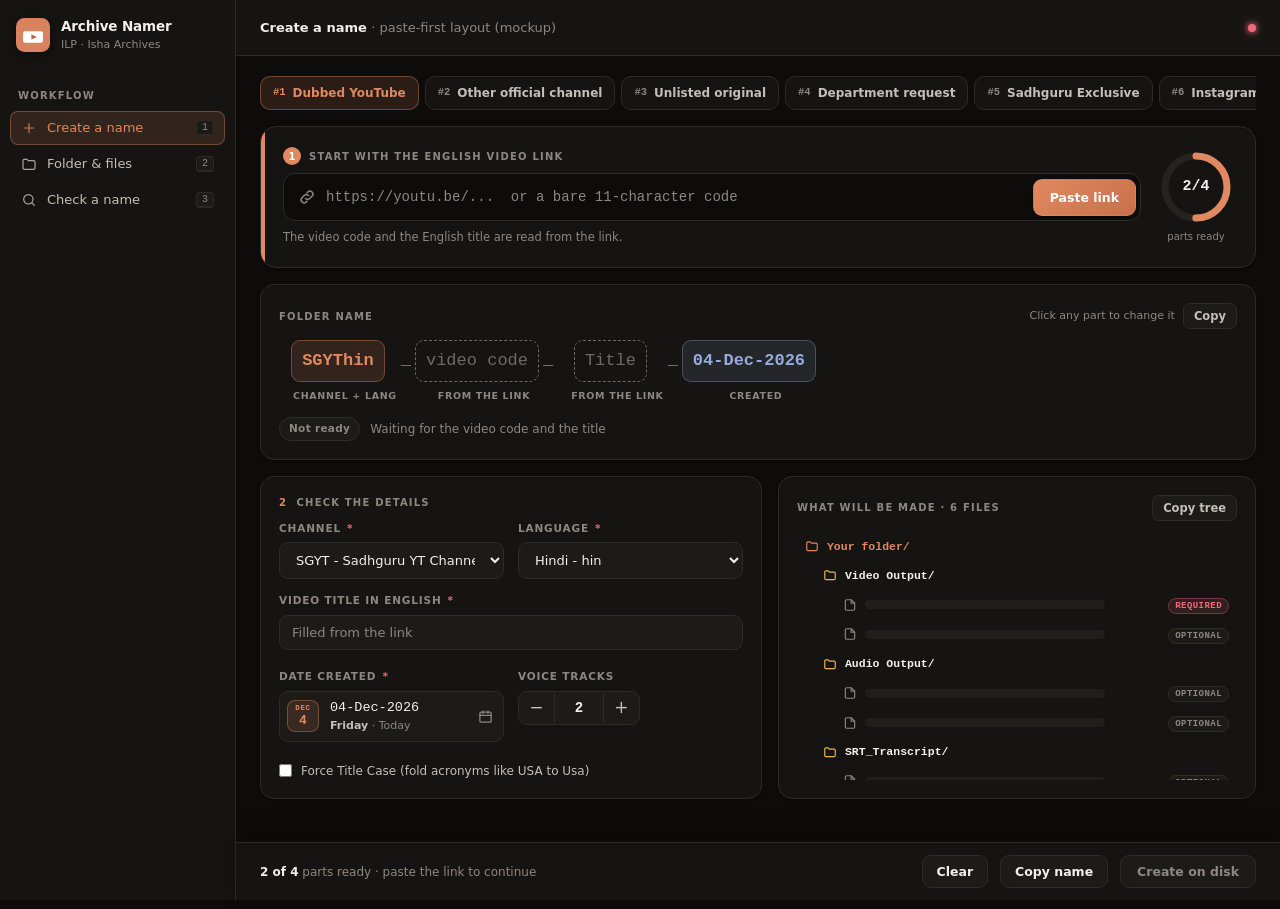
<file: web/mockup-paste-first.html>
<!DOCTYPE html>
<html lang="en" data-theme="dark">
<head>
<meta charset="UTF-8">
<meta name="viewport" content="width=device-width, initial-scale=1.0">
<title>Paste First Mockup</title>
<!-- Static design mockup: a different take on the Create screen. The link is
     the first and biggest thing; the name sits on top, live; every date opens
     a centered calendar dialog, so nothing ever opens below the fold.
     Uses the real styles.css for tokens and shared parts. Not served. -->
<link rel="stylesheet" href="styles.css">
<style>
.wrap { padding: 20px 24px 110px; max-width: 1500px; }

/* --------------------------------------------------------- category tabs */
.cats { display: flex; gap: 6px; overflow-x: auto; margin-bottom: 16px; scrollbar-width: none; }
.cats::-webkit-scrollbar { display: none; }
.cats button {
  flex: 0 0 auto; display: flex; align-items: center; gap: 7px;
  padding: 7px 12px; border-radius: 10px; cursor: pointer;
  background: var(--surface); border: 1px solid var(--line); color: var(--text-2);
  font: inherit; font-size: 12px; font-weight: 600; transition: .13s;
}
.cats button b { font-family: var(--mono); font-size: 10.5px; color: var(--text-3); font-weight: 600; }
.cats button:hover { border-color: var(--accent-ln); color: var(--text); }
.cats button.on { background: var(--accent-bg); border-color: var(--accent-ln); color: var(--accent); }
.cats button.on b { color: var(--accent); }

/* ------------------------------------------------------------------ hero */
.hero {
  display: grid; grid-template-columns: minmax(0, 1fr) auto; gap: 18px; align-items: center;
  padding: 20px 22px; border-radius: 16px; margin-bottom: 16px;
  background: var(--surface); border: 1px solid var(--line);
  position: relative; overflow: hidden;
}
.hero::before {
  content: ''; position: absolute; inset: 0 auto 0 0; width: 4px; background: var(--accent);
}
.hero .eyebrow { margin-bottom: 8px; display: flex; align-items: center; gap: 8px; }
.hero .eyebrow .stepno {
  width: 18px; height: 18px; border-radius: 50%; display: grid; place-items: center;
  background: var(--accent); color: #fff; font-size: 10px; letter-spacing: 0;
}
.linkbox {
  display: flex; align-items: center; gap: 10px;
  background: var(--bg); border: 1.5px solid var(--line); border-radius: 12px;
  padding: 4px 4px 4px 14px; transition: border-color .13s, box-shadow .13s;
}
[data-theme="light"] .linkbox { background: var(--surface-2); }
.linkbox:focus-within { border-color: var(--accent); box-shadow: var(--ring); }
.linkbox.ok { border-color: var(--ok-ln); }
.linkbox svg { width: 18px; height: 18px; color: var(--text-3); flex: 0 0 auto; }
.linkbox.ok svg { color: var(--ok); }
.linkbox input {
  border: 0; background: none; box-shadow: none; padding: 11px 0;
  font-family: var(--mono); font-size: 14px;
}
.linkbox input:focus { box-shadow: none; }
.linkbox button { flex: 0 0 auto; padding: 10px 16px; }
.linkhint { font-size: 11.5px; color: var(--text-3); margin-top: 8px; min-height: 18px; }
.linkhint.ok { color: var(--ok); }
.linkhint.bad { color: var(--bad); }
.linkhint code { font-family: var(--mono); }

.ring { position: relative; width: 74px; height: 74px; }
.ring svg { width: 74px; height: 74px; transform: rotate(-90deg); }
.ring circle { fill: none; stroke-width: 7; }
.ring .bg { stroke: var(--surface-3); }
.ring .fg { stroke: var(--accent); stroke-linecap: round; transition: stroke-dashoffset .5s; }
.ring.done .fg { stroke: var(--ok); }
.ring span {
  position: absolute; inset: 0; display: grid; place-items: center;
  font-family: var(--mono); font-size: 15px; font-weight: 600;
}
.ring small { display: block; text-align: center; font-size: 10px; color: var(--text-3); margin-top: 5px; }

/* -------------------------------------------------------------- name rail */
.namecard { margin-bottom: 16px; }
.name-rail { display: flex; flex-wrap: wrap; align-items: flex-start; gap: 3px; }
.part {
  display: flex; flex-direction: column; align-items: center; gap: 7px;
  background: none; border: 0; cursor: pointer; font: inherit; color: inherit; padding: 0;
}
.part .tok {
  font-family: var(--mono); font-size: 17px; font-weight: 600; white-space: nowrap;
  padding: 7px 10px; border-radius: 9px; border: 1px solid transparent; transition: .15s;
}
.part .cap {
  font-size: 9.5px; font-weight: 700; letter-spacing: .07em; text-transform: uppercase;
  color: var(--text-3); display: flex; align-items: center; gap: 4px;
}
.part .cap svg { width: 10px; height: 10px; opacity: 0; transition: opacity .15s; }
.part:hover .cap svg { opacity: 1; }
.part:hover .tok { filter: brightness(1.15); }
.part.c0 .tok { color: var(--accent);   background: var(--accent-bg); border-color: var(--accent-ln); }
.part.c1 .tok { color: var(--accent-2); background: var(--sand-bg);   border-color: var(--sand-ln); }
.part.c2 .tok { color: var(--ok);       background: var(--ok-bg);     border-color: var(--ok-ln); }
.part.c3 .tok { color: var(--info);     background: var(--info-bg);   border-color: var(--info-ln); }
.part.todo .tok { color: var(--text-3); border: 1px dashed var(--text-3); font-weight: 500; opacity: .75; }
.part.loading .tok {
  color: transparent; min-width: 170px; border-color: var(--line);
  background: linear-gradient(90deg, var(--surface-2), var(--surface-3), var(--surface-2));
  background-size: 200% 100%; animation: shimmer 1.1s linear infinite;
}
.part.pop .tok { animation: pop .35s cubic-bezier(.2, .9, .3, 1.4); }
.sep { font-family: var(--mono); font-size: 17px; color: var(--text-3); padding: 7px 1px; }
@keyframes shimmer { to { background-position: -200% 0; } }
@keyframes pop { from { transform: scale(.85); opacity: 0; } }
.name-foot { display: flex; align-items: center; gap: 10px; margin-top: 14px; font-size: 12px; color: var(--text-3); flex-wrap: wrap; }
.name-foot .nas { flex: 1; min-width: 260px; padding: 8px 11px; font-size: 11.5px; }

/* ------------------------------------------------------------- bottom grid */
.grid { display: grid; grid-template-columns: minmax(0, 1.05fr) minmax(0, 1fr); gap: 16px; align-items: stretch; }
@media (max-width: 1080px) { .grid, .hero { grid-template-columns: 1fr; } }
.grid > .card { display: flex; flex-direction: column; margin: 0; }
.fields { display: grid; grid-template-columns: 1fr 1fr; gap: 0 14px; }
.fields .wide { grid-column: 1 / -1; }

/* date field (opens the dialog) */
.datefield {
  width: 100%; display: flex; align-items: center; gap: 11px; cursor: pointer;
  background: var(--surface-2); border: 1px solid var(--line); border-radius: 9px;
  padding: 6px 10px 6px 7px; text-align: left; font: inherit; color: var(--text);
  transition: border-color .13s, box-shadow .13s;
}
.datefield:hover { border-color: var(--accent-ln); }
.datefield:focus-visible { outline: none; border-color: var(--accent); box-shadow: var(--ring); }
.datefield .ic {
  width: 32px; height: 32px; border-radius: 8px; flex: 0 0 auto;
  display: flex; flex-direction: column; align-items: center; justify-content: center;
  background: var(--accent-bg); color: var(--accent); border: 1px solid var(--accent-ln);
  font-family: var(--mono); line-height: 1;
}
.datefield .ic .m { font-size: 7.5px; font-weight: 700; letter-spacing: .08em; text-transform: uppercase; }
.datefield .ic .d { font-size: 13px; font-weight: 600; margin-top: 2px; }
.datefield .v { font-family: var(--mono); font-size: 13.5px; font-weight: 500; }
.datefield .s { font-size: 11px; color: var(--text-3); }
.datefield .s b { color: var(--text-2); font-weight: 600; }
.datefield .open-ic { margin-left: auto; width: 15px; height: 15px; color: var(--text-3); }

/* file preview */
.preview { flex: 1; position: relative; min-height: 240px; }
.preview-in { position: absolute; inset: 0; overflow-y: auto; }
.tree-row {
  display: flex; align-items: center; gap: 8px; padding: 6px 8px; border-radius: 7px;
  font-family: var(--mono); font-size: 11.5px; color: var(--text-2);
}
.tree-row:hover { background: var(--surface-2); }
.tree-row svg { width: 14px; height: 14px; flex: 0 0 auto; }
.tree-row.folder { color: var(--text); font-weight: 600; }
.tree-row.folder svg { color: var(--warn); }
.tree-row.file svg { color: var(--text-3); }
.tree-row.file .n { color: var(--ok); word-break: break-all; }
.tree-row .tag { margin-left: auto; flex: 0 0 auto; }
.tree-row .file-tag { font-size: 9px; padding: 2px 6px; }
.tree-row.root { color: var(--accent); }
.tree-row.root svg { color: var(--accent); }
.tree-row.ghosty .n { color: var(--text-3); }
.indent1 { padding-left: 26px; }
.indent2 { padding-left: 46px; }
.skel { height: 9px; border-radius: 5px; background: var(--surface-3); flex: 1; max-width: 240px; opacity: .8; }

/* ================================================================ dialog
   Centered in the window, so it is always fully visible whatever the scroll
   position or the field's place on the page. */
.scrim {
  position: fixed; inset: 0; z-index: 80; display: grid; place-items: center;
  background: rgba(8, 6, 5, .62); padding: 16px;
  animation: fade .15s ease;
}
[data-theme="light"] .scrim { background: rgba(60, 40, 25, .28); }
@keyframes fade { from { opacity: 0; } }
.dlg {
  width: 640px; max-width: 100%; max-height: calc(100vh - 32px); overflow: auto;
  display: grid; grid-template-columns: 220px minmax(0, 1fr);
  background: var(--surface); border: 1px solid var(--line); border-radius: 18px;
  box-shadow: var(--shadow-2); animation: rise .2s cubic-bezier(.2, .8, .3, 1);
}
@keyframes rise { from { opacity: 0; transform: translateY(10px) scale(.98); } }
@media (max-width: 640px) { .dlg { grid-template-columns: 1fr; } }

.dlg-side {
  padding: 20px 18px; border-right: 1px solid var(--line);
  background: var(--surface-2); border-radius: 18px 0 0 18px;
  display: flex; flex-direction: column; gap: 14px;
}
.dlg-side .lbl { font-size: 10.5px; font-weight: 700; letter-spacing: .08em; text-transform: uppercase; color: var(--text-3); }
.big-date .d { font-family: var(--mono); font-size: 40px; font-weight: 600; line-height: 1; color: var(--accent); }
.big-date .my { font-family: var(--mono); font-size: 15px; margin-top: 6px; }
.big-date .wd { font-size: 12px; color: var(--text-3); margin-top: 3px; }
.dlg-side .as {
  font-size: 11px; color: var(--text-3); line-height: 1.5;
}
.dlg-side .as code {
  display: inline-block; margin-top: 4px; font-family: var(--mono); font-size: 12px; color: var(--accent);
  background: var(--accent-bg); border: 1px solid var(--accent-ln); padding: 3px 8px; border-radius: 6px;
}
.quick { display: flex; flex-direction: column; gap: 4px; margin-top: auto; }
.quick button {
  text-align: left; padding: 7px 10px; border-radius: 8px; cursor: pointer;
  background: none; border: 1px solid transparent; color: var(--text-2); font: inherit; font-size: 12px;
  display: flex; justify-content: space-between;
}
.quick button span { font-family: var(--mono); font-size: 11px; color: var(--text-3); }
.quick button:hover { background: var(--surface); border-color: var(--line); color: var(--text); }
.quick button.on { background: var(--accent-bg); border-color: var(--accent-ln); color: var(--accent); }

.dlg-main { padding: 16px 18px 18px; display: flex; flex-direction: column; }
.dlg-top { display: flex; align-items: center; gap: 10px; margin-bottom: 12px; }
.dlg-top h3 { font-size: 13.5px; font-weight: 650; flex: 1; }
.typein {
  display: flex; align-items: center; gap: 8px; padding: 0 10px; margin-bottom: 4px;
  background: var(--surface-2); border: 1px solid var(--line); border-radius: 9px;
}
.typein:focus-within { border-color: var(--accent); box-shadow: var(--ring); }
.typein svg { width: 15px; height: 15px; color: var(--text-3); }
.typein input { border: 0; background: none; padding: 8px 0; font-family: var(--mono); font-size: 12.5px; }
.typein input:focus { box-shadow: none; }
.typein input::placeholder { font-family: var(--sans); font-size: 12px; }
.parse { font-size: 11px; min-height: 16px; margin: 2px 2px 8px; color: var(--text-3); }
.parse.ok { color: var(--ok); } .parse.bad { color: var(--bad); }
.parse code { font-family: var(--mono); }

.cal-hd { display: flex; align-items: center; gap: 4px; margin-bottom: 4px; }
.cal-hd .t { flex: 1; display: flex; gap: 2px; }
.cal-hd .t button {
  display: flex; align-items: center; gap: 4px; padding: 5px 8px; border-radius: 7px;
  background: none; border: 0; color: var(--text); cursor: pointer; font: inherit; font-size: 14px; font-weight: 650;
}
.cal-hd .t button.yr { font-family: var(--mono); font-weight: 500; color: var(--text-2); }
.cal-hd .t button:hover { background: var(--surface-2); color: var(--accent); }
.cal-hd .t button.on { background: var(--accent-bg); color: var(--accent); }
.cal-hd .t svg { width: 11px; height: 11px; }
.calnav {
  width: 30px; height: 30px; border-radius: 8px; display: grid; place-items: center; cursor: pointer;
  background: none; border: 1px solid transparent; color: var(--text-2); padding: 0;
}
.calnav svg { width: 16px; height: 16px; }
.calnav:hover:not(:disabled) { background: var(--surface-2); border-color: var(--line); color: var(--accent); }
.calnav:disabled { opacity: .3; cursor: default; }
.cal-body:focus { outline: none; }
.dow, .days { display: grid; grid-template-columns: repeat(7, 1fr); }
.dow span { text-align: center; font-size: 10px; font-weight: 700; letter-spacing: .08em; text-transform: uppercase; color: var(--text-3); padding: 6px 0; }
.dow span:first-child { color: var(--accent-2); }
.days { gap: 2px; }
.day {
  position: relative; height: 38px; border-radius: 9px; border: 0; background: none; cursor: pointer;
  color: var(--text); font: inherit; font-size: 13px; font-variant-numeric: tabular-nums;
}
.day:hover:not(:disabled) { background: var(--surface-3); }
.day.sun { color: var(--accent-2); }
.day.other { color: var(--text-3); opacity: .55; }
.day.today { font-weight: 700; color: var(--accent); }
.day.today::after { content: ''; position: absolute; left: 50%; bottom: 5px; width: 4px; height: 4px; margin-left: -2px; border-radius: 50%; background: var(--accent); }
.day.cursor { box-shadow: inset 0 0 0 1.5px var(--accent-ln); }
.cal-body:focus-visible .day.cursor { box-shadow: inset 0 0 0 2px var(--accent); }
.day.sel, .day.sel:hover { background: var(--accent); color: #fff; font-weight: 700; opacity: 1; }
.day.sel::after { background: #fff; }
.day:disabled { opacity: .25; cursor: not-allowed; text-decoration: line-through; }
.g12 { display: grid; grid-template-columns: repeat(3, 1fr); gap: 6px; padding: 4px 0; }
.cell {
  height: 54px; border-radius: 10px; cursor: pointer; font: inherit; font-size: 13px; font-weight: 600;
  background: var(--surface-2); border: 1px solid var(--line-soft); color: var(--text-2);
}
.cell.yr { font-family: var(--mono); font-weight: 500; }
.cell:hover:not(:disabled) { border-color: var(--accent-ln); color: var(--accent); }
.cell.now { color: var(--accent); border-color: var(--accent-ln); }
.cell.sel { background: var(--accent); border-color: var(--accent); color: #fff; }
.cell:disabled { opacity: .3; cursor: not-allowed; }
.sl { animation: sl .2s ease; } .sr { animation: sr .2s ease; } .zm { animation: zm .18s ease; }
@keyframes sl { from { opacity: 0; transform: translateX(18px); } }
@keyframes sr { from { opacity: 0; transform: translateX(-18px); } }
@keyframes zm { from { opacity: 0; transform: scale(.96); } }
.dlg-ft { display: flex; align-items: center; gap: 8px; margin-top: 14px; padding-top: 12px; border-top: 1px solid var(--line-soft); }
.dlg-ft .keys { font-size: 11px; color: var(--text-3); flex: 1; }
.dlg-ft .keys .kbd { margin: 0 2px; }
</style>
</head>
<body>

<div class="app">
  <aside class="rail">
    <div class="brand">
      <svg class="logo" viewBox="0 0 48 48" aria-hidden="true">
        <rect width="48" height="48" rx="12" fill="#d9825f"/>
        <rect x="10" y="18.6" width="28" height="16.4" rx="3" fill="#fff"/>
        <path d="M21.7 23.1 29.3 26.8 21.7 30.5z" fill="#c05f3f"/>
      </svg>
      <div><h1>Archive Namer</h1><p>ILP &middot; Isha Archives</p></div>
    </div>
    <nav class="nav">
      <div class="nav-label">Workflow</div>
      <button class="on"><svg viewBox="0 0 24 24" fill="none" stroke="currentColor" stroke-width="1.8" stroke-linecap="round"><path d="M12 5v14M5 12h14"/></svg>Create a name <span class="kbd">1</span></button>
      <button><svg viewBox="0 0 24 24" fill="none" stroke="currentColor" stroke-width="1.8" stroke-linejoin="round"><path d="M3 7a2 2 0 0 1 2-2h4l2 2h8a2 2 0 0 1 2 2v9a2 2 0 0 1-2 2H5a2 2 0 0 1-2-2z"/></svg>Folder &amp; files <span class="kbd">2</span></button>
      <button><svg viewBox="0 0 24 24" fill="none" stroke="currentColor" stroke-width="1.8" stroke-linecap="round"><circle cx="11" cy="11" r="7"/><path d="m20 20-3.5-3.5"/></svg>Check a name <span class="kbd">3</span></button>
    </nav>
  </aside>

  <div class="main">
    <header class="top">
      <div class="crumb">Create a name <span>&middot; paste-first layout (mockup)</span></div>
      <div class="live empty" id="liveBar"><span class="dot"></span><code id="liveName">No name yet</code></div>
    </header>

    <div class="wrap">

      <!-- category, as a compact strip instead of a big grid -->
      <div class="cats" id="cats">
        <button class="on"><b>#1</b>Dubbed YouTube</button>
        <button><b>#2</b>Other official channel</button>
        <button><b>#3</b>Unlisted original</button>
        <button><b>#4</b>Department request</button>
        <button><b>#5</b>Sadhguru Exclusive</button>
        <button><b>#6</b>Instagram reel</button>
        <button><b>#7</b>Satsang audio</button>
        <button><b>backup</b>Department backup</button>
      </div>

      <!-- the one thing to do first -->
      <div class="hero">
        <div>
          <div class="eyebrow"><span class="stepno">1</span>Start with the English video link</div>
          <div class="linkbox" id="linkbox">
            <svg viewBox="0 0 24 24" fill="none" stroke="currentColor" stroke-width="2" stroke-linecap="round" stroke-linejoin="round"><path d="M10 14a4 4 0 0 0 5.66 0l3-3a4 4 0 0 0-5.66-5.66l-1 1"/><path d="M14 10a4 4 0 0 0-5.66 0l-3 3a4 4 0 0 0 5.66 5.66l1-1"/></svg>
            <input id="url" placeholder="https://youtu.be/...  or a bare 11-character code" autocomplete="off" spellcheck="false">
            <button class="primary" id="btnPaste">Paste link</button>
          </div>
          <div class="linkhint" id="linkhint">The video code and the English title are read from the link.</div>
        </div>
        <div>
          <div class="ring" id="ring">
            <svg viewBox="0 0 74 74"><circle class="bg" cx="37" cy="37" r="31"/><circle class="fg" id="ringFg" cx="37" cy="37" r="31" stroke-dasharray="194.8" stroke-dashoffset="97"/></svg>
            <span id="ringTxt">2/4</span>
          </div>
          <small style="display:block;text-align:center;font-size:10px;color:var(--text-3);margin-top:5px">parts ready</small>
        </div>
      </div>

      <!-- the name, live, full width -->
      <div class="card namecard">
        <div class="copybar">
          <div class="section-title">Folder name</div>
          <div class="spacer"></div>
          <span style="font-size:11px;color:var(--text-3)">Click any part to change it</span>
          <button class="copy">Copy</button>
        </div>
        <div class="name-rail" id="rail"></div>
        <div class="name-foot" id="nameFoot"></div>
      </div>

      <!-- details and what will be made, side by side, equal height -->
      <div class="grid">
        <div class="card">
          <div class="copybar"><div class="section-title"><span style="color:var(--accent)">2</span> &nbsp;Check the details</div></div>
          <div class="fields">
            <div class="field">
              <label>Channel <span class="req">*</span></label>
              <select><option>SGYT - Sadhguru YT Channel</option></select>
            </div>
            <div class="field">
              <label>Language <span class="req">*</span></label>
              <select><option>Hindi - hin</option></select>
            </div>
            <div class="field wide">
              <label>Video title in English <span class="req">*</span></label>
              <input id="title" autocomplete="off" placeholder="Filled from the link">
              <div class="hint" id="slugHint"></div>
            </div>
            <div class="field">
              <label>Date created <span class="req">*</span></label>
              <button type="button" class="datefield" id="dateBtn"></button>
            </div>
            <div class="field">
              <label>Voice tracks</label>
              <div class="stepper-row">
                <div class="stepper"><button type="button" id="vMinus">&minus;</button><input type="number" id="voices" value="2" min="1" max="12"><button type="button" id="vPlus">+</button></div>
              </div>
            </div>
          </div>
          <div class="checkline" style="margin-top:auto;padding-top:6px">
            <input type="checkbox" id="ftc"><label for="ftc" style="text-transform:none;letter-spacing:0;margin:0;font-size:12px">Force Title Case (fold acronyms like USA to Usa)</label>
          </div>
        </div>

        <div class="card">
          <div class="copybar">
            <div class="section-title" id="filesTitle">What will be made</div>
            <div class="spacer"></div>
            <button class="copy">Copy tree</button>
          </div>
          <div class="preview"><div class="preview-in" id="tree"></div></div>
        </div>
      </div>
    </div>

    <div class="actionbar">
      <div class="sum" id="sum"></div>
      <div class="spacer"></div>
      <button class="ghost" id="btnClear">Clear</button>
      <button class="ghost">Copy name</button>
      <button class="primary" id="btnDisk" disabled>Create on disk</button>
    </div>
  </div>
</div>

<script>
const $ = (id) => document.getElementById(id);
const SAMPLE_URL = 'https://youtu.be/dQw4w9WgXcQ';
const SAMPLE_TITLE = 'A Lesson From Guru Nanak';
const MON = ['Jan', 'Feb', 'Mar', 'Apr', 'May', 'Jun', 'Jul', 'Aug', 'Sep', 'Oct', 'Nov', 'Dec'];
const MONTH = ['January', 'February', 'March', 'April', 'May', 'June', 'July', 'August', 'September', 'October', 'November', 'December'];
const WD = ['Sunday', 'Monday', 'Tuesday', 'Wednesday', 'Thursday', 'Friday', 'Saturday'];
const ICON = {
  folder: '<svg viewBox="0 0 24 24" fill="none" stroke="currentColor" stroke-width="2" stroke-linejoin="round"><path d="M3 7a2 2 0 0 1 2-2h4l2 2h8a2 2 0 0 1 2 2v9a2 2 0 0 1-2 2H5a2 2 0 0 1-2-2z"/></svg>',
  file: '<svg viewBox="0 0 24 24" fill="none" stroke="currentColor" stroke-width="2" stroke-linejoin="round"><path d="M14 3H6a2 2 0 0 0-2 2v14a2 2 0 0 0 2 2h12a2 2 0 0 0 2-2V9z"/><path d="M14 3v6h6"/></svg>',
  pen: '<svg viewBox="0 0 24 24" fill="none" stroke="currentColor" stroke-width="2.4" stroke-linecap="round"><path d="M4 20h4L19 9l-4-4L4 16z"/></svg>',
  cal: '<svg class="open-ic" viewBox="0 0 24 24" fill="none" stroke="currentColor" stroke-width="2" stroke-linecap="round"><rect x="3" y="5" width="18" height="16" rx="2"/><path d="M3 10h18M8 3v4M16 3v4"/></svg>',
  down: '<svg viewBox="0 0 24 24" fill="none" stroke="currentColor" stroke-width="2.6" stroke-linecap="round" stroke-linejoin="round"><path d="m6 9 6 6 6-6"/></svg>',
  left: '<svg viewBox="0 0 24 24" fill="none" stroke="currentColor" stroke-width="2.2" stroke-linecap="round" stroke-linejoin="round"><path d="m15 18-6-6 6-6"/></svg>',
  right: '<svg viewBox="0 0 24 24" fill="none" stroke="currentColor" stroke-width="2.2" stroke-linecap="round" stroke-linejoin="round"><path d="m9 18 6-6-6-6"/></svg>',
  kb: '<svg viewBox="0 0 24 24" fill="none" stroke="currentColor" stroke-width="2" stroke-linecap="round"><rect x="2" y="5" width="20" height="14" rx="2"/><path d="M6 9h.01M10 9h.01M14 9h.01M18 9h.01M7 15h10"/></svg>',
};

/* ------------------------------------------------------------ dates */
const pad = (n) => String(n).padStart(2, '0');
const mk = (y, m, d) => new Date(y, m, d);
const TODAY = (() => { const t = new Date(); return mk(t.getFullYear(), t.getMonth(), t.getDate()); })();
const fmt = (d) => pad(d.getDate()) + '-' + MON[d.getMonth()] + '-' + d.getFullYear();
const same = (a, b) => a && b && a.getTime() === b.getTime();
const addDays = (d, n) => mk(d.getFullYear(), d.getMonth(), d.getDate() + n);
const addMonths = (d, n) => {
  const f = mk(d.getFullYear(), d.getMonth() + n, 1);
  return mk(f.getFullYear(), f.getMonth(), Math.min(d.getDate(), mk(f.getFullYear(), f.getMonth() + 1, 0).getDate()));
};
const past = (d) => (d > TODAY ? TODAY : d);
function ago(d) {
  const n = Math.round((TODAY - d) / 864e5);
  if (n === 0) return 'Today';
  if (n === 1) return 'Yesterday';
  if (n < 14) return n + ' days ago';
  if (n < 60) return Math.round(n / 7) + ' weeks ago';
  if (n < 730) return Math.round(n / 30.44) + ' months ago';
  return Math.floor(n / 365.25) + ' years ago';
}
function parse(raw) {
  const s = raw.trim().toLowerCase().replace(/\s+/g, ' ');
  if (!s) return null;
  if (s === 'today') return TODAY;
  if (s === 'yesterday') return addDays(TODAY, -1);
  let y, m, d, x;
  if ((x = s.match(/^(\d{4})[-/.](\d{1,2})[-/.](\d{1,2})$/))) [y, m, d] = [+x[1], +x[2], +x[3]];
  else if ((x = s.match(/^(\d{1,2})[-/. ](\d{1,2})[-/. ](\d{2}|\d{4})$/))) [d, m, y] = [+x[1], +x[2], +x[3]];
  else if ((x = s.match(/^(\d{1,2})[-/. ]?([a-z]{3,9})[-/., ]*(\d{2}|\d{4})$/))) {
    const i = MON.findIndex((n) => x[2].startsWith(n.toLowerCase()));
    if (i < 0) return null;
    [d, m, y] = [+x[1], i + 1, +x[3]];
  } else return null;
  if (y < 100) y += 2000;
  const r = mk(y, m - 1, d);
  return r.getMonth() === m - 1 && r.getDate() === d ? r : null;
}

/* ------------------------------------------------------------ state */
const S = { code: '', title: '', loading: false, date: TODAY, voices: 2 };
let lookupTimer = null;

const slug = (t) => t.trim().replace(/[^A-Za-z0-9 ]+/g, '').split(/\s+/).filter(Boolean)
  .map((w) => w[0].toUpperCase() + w.slice(1)).join('-');
const codeFrom = (raw) => {
  const s = raw.trim();
  const m = s.match(/(?:youtu\.be\/|v=|shorts\/|embed\/)([A-Za-z0-9_-]{11})/) || s.match(/^([A-Za-z0-9_-]{11})$/);
  return m ? m[1] : '';
};

function render(popKey) {
  const t = slug(S.title);
  const parts = [
    { key: 'ch', text: 'SGYThin', cap: 'channel + lang', ok: true, go: () => document.querySelector('select').focus() },
    { key: 'code', text: S.code || 'video code', cap: S.code ? 'video code' : 'from the link', ok: !!S.code, go: () => $('url').focus() },
    { key: 'title', text: t || 'Title', cap: t ? 'title' : S.loading ? 'fetching title' : 'from the link', ok: !!t, loading: S.loading && !t, go: () => $('title').focus() },
    { key: 'date', text: fmt(S.date), cap: 'created', ok: true, go: () => openCal() },
  ];
  $('rail').innerHTML = parts.map((p, i) => (i ? '<span class="sep">_</span>' : '')
    + '<button type="button" class="part ' + (p.loading ? 'loading' : p.ok ? 'c' + i : 'todo') + (p.key === popKey ? ' pop' : '')
    + '" data-i="' + i + '"><span class="tok">' + p.text + '</span><span class="cap">' + ICON.pen + p.cap + '</span></button>').join('');
  $('rail').querySelectorAll('.part').forEach((b) => { b.onclick = parts[+b.dataset.i].go; });

  const ready = parts.filter((p) => p.ok).length;
  const done = ready === 4;
  const name = 'SGYThin_' + S.code + '_' + t + '_' + fmt(S.date);
  $('ringFg').style.strokeDashoffset = 194.8 * (1 - ready / 4);
  $('ringTxt').textContent = ready + '/4';
  $('ring').classList.toggle('done', done);
  $('linkbox').classList.toggle('ok', !!S.code);

  $('nameFoot').innerHTML = done
    ? '<span class="pill ok">Spec compliant</span><span>Passes every rule</span>'
      + '<div class="nas">' + ICON.folder + 'ILP NAS Drive/video-edit-tr-priv1/' + name + '</div>'
    : '<span class="pill" style="background:var(--surface-2);border:1px solid var(--line);color:var(--text-3)">Not ready</span>'
      + '<span>Waiting for ' + parts.filter((p) => !p.ok).map((p) => p.key === 'code' ? 'the video code' : 'the title').join(' and ') + '</span>';

  $('slugHint').innerHTML = t ? 'Becomes <code>' + t + '</code>' : '';
  renderTree(t, done);
  paintDate();

  $('liveBar').classList.toggle('empty', !done);
  $('liveName').textContent = done ? name : 'No name yet';
  $('sum').innerHTML = done ? 'Ready &middot; <b>1 folder</b>, 7 subfolders, ' + (4 + S.voices) + ' filenames'
    : '<b>' + ready + ' of 4</b> parts ready &middot; paste the link to continue';
  $('btnDisk').disabled = !done;
}

function renderTree(t, done) {
  const name = t || '…';
  const v = Array.from({ length: S.voices }, (_, i) => ['Voice' + (i + 1) + '_' + name + '_hin.wav', 0]);
  const groups = [
    ['Video Output', [['Output_' + name + '_hin.mp4', 1], ['FB-Output_' + name + '_hin.mp4', 0]]],
    ['Audio Output', v],
    ['SRT_Transcript', [['Script_' + name + '_hin.docx', 0], ['Subtitles_' + name + '_hin.srt', 0]]],
    ['Audio Project', []], ['Video Project', []], ['Common files', []], ['Fonts', []],
  ];
  const files = groups.reduce((a, g) => a + g[1].length, 0);
  $('filesTitle').textContent = 'What will be made · ' + files + ' files';
  let h = '<div class="tree-row folder root">' + ICON.folder + '<span class="n">'
    + (done ? 'SGYThin_' + S.code + '_' + t + '_' + fmt(S.date) : 'Your folder') + '/</span></div>';
  groups.forEach(([g, fs]) => {
    h += '<div class="tree-row folder indent1">' + ICON.folder + g + '/' + (fs.length ? '' : '<span class="tag" style="font-weight:400;color:var(--text-3);font-size:10.5px">empty</span>') + '</div>';
    fs.forEach(([f, must]) => {
      h += '<div class="tree-row file indent2' + (t ? '' : ' ghosty') + '">' + ICON.file
        + (t ? '<span class="n">' + f + '</span>' : '<span class="skel"></span>')
        + '<span class="tag"><span class="file-tag ' + (must ? 'must' : 'opt') + '">' + (must ? 'required' : 'optional') + '</span></span></div>';
    });
  });
  $('tree').innerHTML = h;
}

function paintDate() {
  const d = S.date;
  $('dateBtn').innerHTML = '<span class="ic"><span class="m">' + MON[d.getMonth()] + '</span><span class="d">' + d.getDate() + '</span></span>'
    + '<span><div class="v">' + fmt(d) + '</div><div class="s"><b>' + WD[d.getDay()] + '</b> &middot; ' + ago(d) + '</div></span>' + ICON.cal;
}

/* ------------------------------------------------------------ link flow */
function onUrl() {
  const raw = $('url').value;
  const code = codeFrom(raw);
  const changed = code !== S.code;
  S.code = code;
  const hint = $('linkhint');
  if (!raw.trim()) { hint.className = 'linkhint'; hint.textContent = 'The video code and the English title are read from the link.'; }
  else if (!code) { hint.className = 'linkhint bad'; hint.innerHTML = 'No video code found yet. A YouTube link or an 11-character code works.'; }
  else { hint.className = 'linkhint ok'; hint.innerHTML = '✓ Video code <code>' + code + '</code>' + (S.title ? '' : ' &middot; fetching the title…'); }
  if (changed) clearTimeout(lookupTimer);
  if (code && changed && !S.title) {
    S.loading = true;
    lookupTimer = setTimeout(() => {
      S.loading = false; S.title = SAMPLE_TITLE; $('title').value = SAMPLE_TITLE;
      hint.innerHTML = '✓ Video code <code>' + S.code + '</code> &middot; title found';
      render('title');
    }, 1200);
  }
  if (!code) S.loading = false;
  render(changed && code ? 'code' : null);
}
$('url').addEventListener('input', onUrl);
$('title').addEventListener('input', () => { S.title = $('title').value; S.loading = false; render(); });
$('btnPaste').onclick = async () => {
  let text = '';
  try { text = await navigator.clipboard.readText(); } catch (e) { /* no clipboard permission */ }
  $('url').value = codeFrom(text) ? text : SAMPLE_URL;
  onUrl();
};
$('btnClear').onclick = () => {
  clearTimeout(lookupTimer);
  Object.assign(S, { code: '', title: '', loading: false, date: TODAY });
  $('url').value = ''; $('title').value = ''; onUrl();
};
const setVoices = (n) => { S.voices = Math.max(1, Math.min(12, n)); $('voices').value = S.voices; render(); };
$('vMinus').onclick = () => setVoices(S.voices - 1);
$('vPlus').onclick = () => setVoices(S.voices + 1);
$('voices').oninput = () => setVoices(+$('voices').value || 1);
$('dateBtn').onclick = () => openCal();

/* ================================================================ calendar
   A centered dialog: never below the fold, never needs a scroll. The pick is
   held until "Use this date", so browsing months changes nothing. */
let C = null;     // { pick, cursor, view, back }

function openCal() {
  C = { pick: S.date, cursor: S.date, view: 'days', back: document.activeElement };
  const scrim = document.createElement('div');
  scrim.className = 'scrim';
  scrim.id = 'scrim';
  scrim.innerHTML =
    '<div class="dlg" role="dialog" aria-modal="true" aria-label="Pick a date">'
    + '<div class="dlg-side">'
    +   '<div class="lbl">Selected</div>'
    +   '<div class="big-date" id="bigDate"></div>'
    +   '<div class="as" id="asName"></div>'
    +   '<div class="quick" id="quick">'
    +     '<button data-q="0">Today</button><button data-q="-1">Yesterday</button>'
    +     '<button data-q="-7">1 week ago</button><button data-q="-30">1 month ago</button>'
    +   '</div>'
    + '</div>'
    + '<div class="dlg-main">'
    +   '<div class="dlg-top"><h3>Date translated video was created</h3>'
    +     '<button class="icon-btn" id="calX" aria-label="Close"><svg viewBox="0 0 24 24" fill="none" stroke="currentColor" stroke-width="2" stroke-linecap="round"><path d="M6 6l12 12M18 6 6 18"/></svg></button></div>'
    +   '<div class="typein">' + ICON.kb + '<input id="calType" placeholder="Type a date: 12/3/21, 12 Mar 2021, today" autocomplete="off" spellcheck="false"></div>'
    +   '<div class="parse" id="calParse"></div>'
    +   '<div class="cal-hd" id="calHd"></div>'
    +   '<div class="cal-body" id="calBody" tabindex="0"></div>'
    +   '<div class="dlg-ft"><div class="keys"><span class="kbd">&larr;&rarr;&uarr;&darr;</span> move <span class="kbd">PgUp</span><span class="kbd">PgDn</span> month <span class="kbd">T</span> today</div>'
    +     '<button class="ghost" id="calCancel">Cancel</button><button class="primary" id="calOk">Use this date</button></div>'
    + '</div></div>';
  document.body.appendChild(scrim);
  document.body.style.overflow = 'hidden';

  scrim.addEventListener('mousedown', (e) => { if (e.target === scrim) closeCal(); });
  $('calX').onclick = () => closeCal();
  $('calCancel').onclick = () => closeCal();
  $('calOk').onclick = () => { S.date = C.pick; closeCal(); render('date'); };
  $('quick').querySelectorAll('button').forEach((b) => {
    b.onclick = () => { C.pick = C.cursor = addDays(TODAY, +b.dataset.q); C.view = 'days'; renderCal('zm'); };
  });
  $('calType').addEventListener('input', onCalType);
  $('calType').addEventListener('keydown', (e) => {
    if (e.key === 'Enter') { e.preventDefault(); const d = parse(e.target.value); if (d && d <= TODAY) { C.pick = d; $('calOk').click(); } }
    if (e.key === 'Escape') closeCal();
  });
  $('calBody').addEventListener('keydown', onCalKey);
  renderCal();
  $('calBody').focus();
}

function closeCal() {
  const s = $('scrim');
  if (s) s.remove();
  document.body.style.overflow = '';
  if (C && C.back) C.back.focus();
  C = null;
}

function onCalType(e) {
  const out = $('calParse');
  const raw = e.target.value;
  const d = parse(raw);
  out.className = 'parse' + (!raw.trim() ? '' : d && d <= TODAY ? ' ok' : ' bad');
  if (!raw.trim()) { out.textContent = ''; return; }
  if (!d) { out.innerHTML = 'Can’t read that yet. Try <code>12/03/2021</code>'; return; }
  if (d > TODAY) { out.innerHTML = '<code>' + fmt(d) + '</code> is in the future'; return; }
  out.innerHTML = '↵ Enter to use <code>' + fmt(d) + '</code>';
  const moved = d.getMonth() !== C.cursor.getMonth() || d.getFullYear() !== C.cursor.getFullYear();
  const dir = d < C.cursor ? 'sr' : 'sl';
  C.pick = C.cursor = d; C.view = 'days';
  renderCal(moved ? dir : null);
}

function onCalKey(e) {
  if (e.key === 'Escape') { e.preventDefault(); if (C.view === 'days') closeCal(); else { C.view = 'days'; renderCal('zm'); } return; }
  if (/^[0-9]$/.test(e.key)) { e.preventDefault(); const i = $('calType'); i.focus(); i.value += e.key; onCalType({ target: i }); return; }
  if (C.view !== 'days') return;
  const c = C.cursor;
  let n;
  switch (e.key) {
    case 'ArrowLeft': n = addDays(c, -1); break;
    case 'ArrowRight': n = addDays(c, 1); break;
    case 'ArrowUp': n = addDays(c, -7); break;
    case 'ArrowDown': n = addDays(c, 7); break;
    case 'PageUp': n = addMonths(c, e.shiftKey ? -12 : -1); break;
    case 'PageDown': n = addMonths(c, e.shiftKey ? 12 : 1); break;
    case 't': case 'T': n = TODAY; break;
    case 'Enter': e.preventDefault(); C.pick = c; $('calOk').click(); return;
    default: return;
  }
  e.preventDefault();
  n = past(n);
  const moved = n.getMonth() !== c.getMonth() || n.getFullYear() !== c.getFullYear();
  C.cursor = C.pick = n;
  renderCal(moved ? (n < c ? 'sr' : 'sl') : null);
}

function renderCal(anim) {
  const { cursor, pick, view } = C;
  const y = cursor.getFullYear();
  const m = cursor.getMonth();

  $('bigDate').innerHTML = '<div class="d">' + pad(pick.getDate()) + '</div>'
    + '<div class="my">' + MON[pick.getMonth()] + ' ' + pick.getFullYear() + '</div>'
    + '<div class="wd">' + WD[pick.getDay()] + ' &middot; ' + ago(pick) + '</div>';
  $('asName').innerHTML = 'Goes into the name as<br><code>' + fmt(pick) + '</code>';
  $('quick').querySelectorAll('button').forEach((b) => {
    const d = addDays(TODAY, +b.dataset.q);
    b.innerHTML = b.textContent.replace(/\d{2}-\w{3}$/, '').trim() + '<span>' + pad(d.getDate()) + '-' + MON[d.getMonth()] + '</span>';
    b.classList.toggle('on', same(d, pick));
  });

  let title, atEnd;
  if (view === 'days') {
    title = '<button data-v="months">' + MONTH[m] + ICON.down + '</button><button class="yr" data-v="years">' + y + ICON.down + '</button>';
    atEnd = y === TODAY.getFullYear() && m === TODAY.getMonth();
  } else if (view === 'months') {
    title = '<button class="yr on" data-v="years">' + y + ICON.down + '</button>';
    atEnd = y >= TODAY.getFullYear();
  } else {
    const s = y - (y % 12);
    title = '<button class="yr on" data-v="days">' + s + ' &ndash; ' + (s + 11) + '</button>';
    atEnd = s + 11 >= TODAY.getFullYear();
  }
  $('calHd').innerHTML = '<div class="t">' + title + '</div>'
    + '<button class="calnav" data-s="-1" aria-label="Previous">' + ICON.left + '</button>'
    + '<button class="calnav" data-s="1" aria-label="Next"' + (atEnd ? ' disabled' : '') + '>' + ICON.right + '</button>';
  $('calHd').querySelectorAll('[data-v]').forEach((b) => { b.onclick = () => { C.view = b.dataset.v; renderCal('zm'); }; });
  $('calHd').querySelectorAll('[data-s]').forEach((b) => {
    b.onclick = () => {
      const s = +b.dataset.s;
      C.cursor = past(addMonths(C.cursor, s * { days: 1, months: 12, years: 144 }[C.view]));
      renderCal(s < 0 ? 'sr' : 'sl');
    };
  });

  let h = '';
  if (view === 'days') {
    h = '<div class="dow">' + ['Su', 'Mo', 'Tu', 'We', 'Th', 'Fr', 'Sa'].map((d) => '<span>' + d + '</span>').join('') + '</div><div class="days">';
    const first = mk(y, m, 1);
    let d = addDays(first, -first.getDay());
    for (let i = 0; i < 42; i++, d = addDays(d, 1)) {
      const cls = ['day'];
      if (d.getMonth() !== m) cls.push('other');
      if (d.getDay() === 0) cls.push('sun');
      if (same(d, TODAY)) cls.push('today');
      if (same(d, pick)) cls.push('sel');
      if (same(d, cursor)) cls.push('cursor');
      h += '<button tabindex="-1" class="' + cls.join(' ') + '" data-t="' + d.getTime() + '"' + (d > TODAY ? ' disabled' : '') + '>' + d.getDate() + '</button>';
    }
    h += '</div>';
  } else if (view === 'months') {
    h = '<div class="g12">' + MON.map((n, i) => '<button tabindex="-1" class="cell' + (pick.getFullYear() === y && pick.getMonth() === i ? ' sel' : TODAY.getFullYear() === y && TODAY.getMonth() === i ? ' now' : '')
      + '" data-m="' + i + '"' + (mk(y, i, 1) > TODAY ? ' disabled' : '') + '>' + n + '</button>').join('') + '</div>';
  } else {
    const s = y - (y % 12);
    h = '<div class="g12">' + Array.from({ length: 12 }, (_, i) => s + i).map((yy) => '<button tabindex="-1" class="cell yr'
      + (pick.getFullYear() === yy ? ' sel' : TODAY.getFullYear() === yy ? ' now' : '') + '" data-y="' + yy + '"'
      + (yy > TODAY.getFullYear() ? ' disabled' : '') + '>' + yy + '</button>').join('') + '</div>';
  }
  const body = $('calBody');
  body.innerHTML = h;
  if (anim) body.lastElementChild.classList.add(anim);
  body.querySelectorAll('.day:not(:disabled)').forEach((b) => {
    b.onclick = () => { C.pick = C.cursor = new Date(+b.dataset.t); renderCal(); };
    b.ondblclick = () => $('calOk').click();
  });
  body.querySelectorAll('[data-m]').forEach((b) => { b.onclick = () => { C.cursor = past(addMonths(cursor, +b.dataset.m - m)); C.view = 'days'; renderCal('zm'); }; });
  body.querySelectorAll('[data-y]').forEach((b) => { b.onclick = () => { C.cursor = past(addMonths(cursor, 12 * (+b.dataset.y - y))); C.view = 'months'; renderCal('zm'); }; });
  if (document.activeElement !== $('calType')) body.focus();
}

render();
</script>
</body>
</html>
</file>
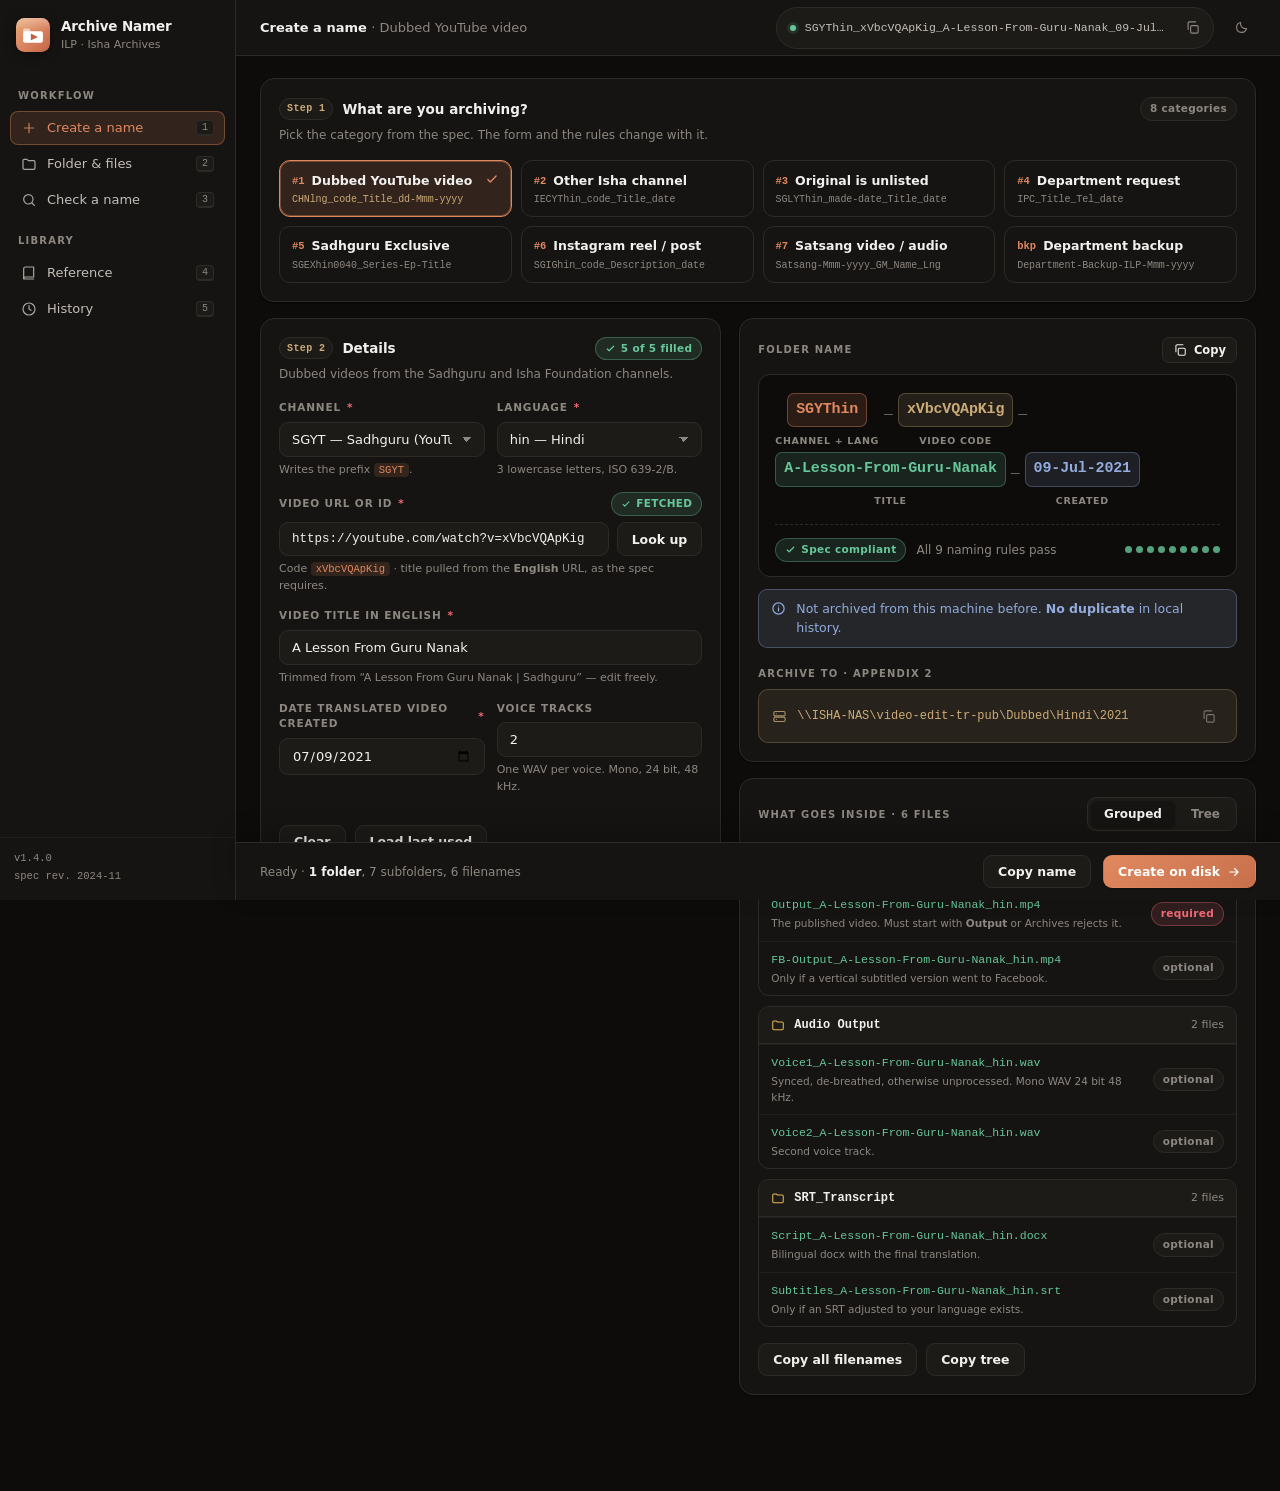
<file: web/mockup.html>
<!DOCTYPE html>
<html lang="en" data-theme="dark">
<head>
<meta charset="UTF-8">
<meta name="viewport" content="width=device-width, initial-scale=1.0">
<title>ILP Archive Namer — UI mockup</title>
<style>
/* ============================================================== tokens
   Same warm terracotta identity as the shipped app, retuned: one neutral
   ramp instead of four ad-hoc greys, a type scale, and a light theme. */
:root {
  --bg:        #0d0c0b;
  --surface:   #161412;
  --surface-2: #1d1b18;
  --surface-3: #252220;
  --line:      #2e2a26;
  --line-soft: #211e1c;

  --text:      #f2f0ee;
  --text-2:    #c3beb8;
  --text-3:    #8d8781;

  --accent:    #e0885f;
  --accent-2:  #cbab78;
  --ok:        #66c79a;
  --warn:      #e3b656;
  --bad:       #f06a78;
  --info:      #93abdd;

  --accent-bg: rgba(224,136,95,.14);
  --accent-ln: rgba(224,136,95,.38);
  --ok-bg:     rgba(102,199,154,.13);
  --ok-ln:     rgba(102,199,154,.34);
  --warn-bg:   rgba(227,182,86,.12);
  --warn-ln:   rgba(227,182,86,.32);
  --bad-bg:    rgba(240,106,120,.12);
  --bad-ln:    rgba(240,106,120,.34);
  --info-bg:   rgba(147,171,221,.12);
  --info-ln:   rgba(147,171,221,.32);

  --shadow-1: 0 1px 2px rgba(0,0,0,.35);
  --shadow-2: 0 2px 4px rgba(0,0,0,.3), 0 12px 32px rgba(0,0,0,.34);
  --ring: 0 0 0 3px rgba(224,136,95,.28);

  --r-sm: 6px; --r: 10px; --r-lg: 14px;
  --mono: "Cascadia Mono", "JetBrains Mono", Consolas, "Courier New", monospace;
  --sans: "Segoe UI Variable Text", "Segoe UI", system-ui, -apple-system, sans-serif;
}

[data-theme="light"] {
  --bg:        #faf7f4;
  --surface:   #ffffff;
  --surface-2: #f5f0eb;
  --surface-3: #ebe4dd;
  --line:      #e2d9d0;
  --line-soft: #ede6de;

  --text:      #221e1b;
  --text-2:    #574f48;
  --text-3:    #867c73;

  --accent:    #b85c33;
  --accent-2:  #8d7140;
  --ok:        #1f7d54;
  --warn:      #906a16;
  --bad:       #c33547;
  --info:      #45619b;

  --accent-bg: rgba(184,92,51,.09);
  --accent-ln: rgba(184,92,51,.28);
  --ok-bg:     rgba(31,125,84,.09);
  --ok-ln:     rgba(31,125,84,.26);
  --warn-bg:   rgba(144,106,22,.1);
  --warn-ln:   rgba(144,106,22,.26);
  --bad-bg:    rgba(195,53,71,.08);
  --bad-ln:    rgba(195,53,71,.26);
  --info-bg:   rgba(69,97,155,.09);
  --info-ln:   rgba(69,97,155,.26);

  --shadow-1: 0 1px 2px rgba(60,40,25,.07);
  --shadow-2: 0 1px 3px rgba(60,40,25,.08), 0 10px 26px rgba(60,40,25,.09);
  --ring: 0 0 0 3px rgba(184,92,51,.2);
}

* { box-sizing: border-box; margin: 0; padding: 0; }
html, body { height: 100%; }
body {
  font-family: var(--sans);
  background: var(--bg);
  color: var(--text);
  font-size: 14px;
  line-height: 1.5;
  -webkit-font-smoothing: antialiased;
}
button, input, select { font-family: inherit; }
:focus-visible { outline: none; box-shadow: var(--ring); border-radius: var(--r-sm); }

/* ============================================================== shell */
.app { display: grid; grid-template-columns: 236px minmax(0,1fr); min-height: 100vh; }

/* ------------------------------------------------------------ sidebar
   The five tabs became a rail: destinations that never wrap or scroll
   sideways, with room to show the state of the thing being named. */
.rail {
  background: var(--surface);
  border-right: 1px solid var(--line);
  display: flex; flex-direction: column;
  position: sticky; top: 0; height: 100vh;
}
.brand { display: flex; align-items: center; gap: 11px; padding: 16px 16px 14px; }
.brand svg { width: 34px; height: 34px; flex: 0 0 auto; filter: drop-shadow(0 2px 6px rgba(0,0,0,.4)); }
.brand h1 { font-size: 13.5px; font-weight: 650; letter-spacing: -.01em; }
.brand p  { font-size: 11px; color: var(--text-3); margin-top: 1px; }

.nav { padding: 6px 10px; display: flex; flex-direction: column; gap: 2px; }
.nav-label {
  font-size: 10px; font-weight: 700; letter-spacing: .12em; text-transform: uppercase;
  color: var(--text-3); padding: 14px 8px 6px;
}
.nav button {
  display: flex; align-items: center; gap: 10px; width: 100%;
  padding: 8px 10px; border: 1px solid transparent; border-radius: 8px;
  background: none; color: var(--text-2); font-size: 13px; font-weight: 500;
  cursor: pointer; text-align: left; transition: background .13s, color .13s;
}
.nav button svg { width: 16px; height: 16px; flex: 0 0 auto; opacity: .85; }
.nav button:hover { background: var(--surface-2); color: var(--text); }
.nav button.on { background: var(--accent-bg); border-color: var(--accent-ln); color: var(--accent); }
.nav .kbd { margin-left: auto; }

.rail-foot { margin-top: auto; padding: 12px 14px 14px; border-top: 1px solid var(--line-soft); }
.stamp { font-family: var(--mono); font-size: 10.5px; color: var(--text-3); line-height: 1.7; }

/* --------------------------------------------------------------- top */
.top {
  position: sticky; top: 0; z-index: 30;
  display: flex; align-items: center; gap: 12px;
  padding: 0 24px; height: 56px;
  background: var(--surface);
  border-bottom: 1px solid var(--line);
}
.crumb { font-size: 13px; font-weight: 650; }
.crumb span { color: var(--text-3); font-weight: 400; }

/* The generated name follows you across every screen, so switching to
   Reference mid-task never loses it. */
.live {
  margin-left: auto; display: flex; align-items: center; gap: 9px;
  background: var(--surface-2); border: 1px solid var(--line);
  border-radius: 100px; padding: 5px 6px 5px 13px; max-width: 44%; min-width: 0;
}
.live .dot { width: 6px; height: 6px; border-radius: 50%; background: var(--ok);
             flex: 0 0 auto; box-shadow: 0 0 0 3px var(--ok-bg); }
.live code {
  font-family: var(--mono); font-size: 11.5px; color: var(--text-2);
  white-space: nowrap; overflow: hidden; text-overflow: ellipsis;
}
.icon-btn {
  width: 30px; height: 30px; display: grid; place-items: center;
  background: none; border: 1px solid transparent; border-radius: 8px;
  color: var(--text-3); cursor: pointer; flex: 0 0 auto; transition: .13s;
}
.icon-btn:hover { background: var(--surface-2); color: var(--text); border-color: var(--line); }
.icon-btn svg { width: 15px; height: 15px; }

.main { min-width: 0; }
.screen { display: none; padding: 22px 24px 96px; max-width: 1500px; }
.screen.on { display: block; }

/* ============================================================== atoms */
.card {
  background: var(--surface); border: 1px solid var(--line);
  border-radius: var(--r-lg); padding: 18px; box-shadow: var(--shadow-1);
}
.card + .card { margin-top: 16px; }
.card-hd { display: flex; align-items: center; gap: 9px; margin-bottom: 5px; }
.card-hd h2 { font-size: 13.5px; font-weight: 650; }
.card-sub { font-size: 12px; color: var(--text-3); line-height: 1.55; margin-bottom: 16px; }
.card-sub:last-child { margin-bottom: 0; }

.eyebrow {
  font-size: 10px; font-weight: 700; letter-spacing: .12em; text-transform: uppercase;
  color: var(--text-3); margin-bottom: 10px;
}
.chip {
  font-family: var(--mono); font-size: 10px; font-weight: 700; letter-spacing: .04em;
  padding: 2.5px 7px; border-radius: 100px;
  background: var(--surface-2); color: var(--accent-2); border: 1px solid var(--line);
}
.kbd {
  font-family: var(--mono); font-size: 10px; color: var(--text-3);
  border: 1px solid var(--line); border-bottom-width: 2px;
  border-radius: 4px; padding: 1px 5px; background: var(--surface-2);
}
.pill {
  display: inline-flex; align-items: center; gap: 5px;
  font-size: 10.5px; font-weight: 650; letter-spacing: .03em;
  padding: 3px 9px; border-radius: 100px; white-space: nowrap;
}
.pill.ok   { background: var(--ok-bg);   color: var(--ok);   border: 1px solid var(--ok-ln); }
.pill.warn { background: var(--warn-bg); color: var(--warn); border: 1px solid var(--warn-ln); }
.pill.bad  { background: var(--bad-bg);  color: var(--bad);  border: 1px solid var(--bad-ln); }
.pill.mute { background: var(--surface-2); color: var(--text-3); border: 1px solid var(--line); }
.pill.info { background: var(--info-bg); color: var(--info); border: 1px solid var(--info-ln); }

.btn {
  display: inline-flex; align-items: center; gap: 7px;
  background: var(--surface-2); border: 1px solid var(--line); color: var(--text);
  padding: 8px 14px; border-radius: 9px; font-size: 12.5px; font-weight: 600;
  cursor: pointer; transition: .13s; white-space: nowrap;
}
.btn:hover { border-color: var(--accent-ln); color: var(--accent); }
.btn svg { width: 14px; height: 14px; }
.btn.primary {
  background: linear-gradient(140deg, var(--accent), #c8704b);
  border-color: transparent; color: #fff; box-shadow: var(--shadow-1);
}
.btn.primary:hover { filter: brightness(1.07); color: #fff; }
.btn.sm { padding: 5px 10px; font-size: 11.5px; border-radius: 7px; }
.btn.danger:hover { border-color: var(--bad-ln); background: var(--bad-bg); color: var(--bad); }
.btn-row { display: flex; gap: 9px; flex-wrap: wrap; margin-top: 16px; }

.field { margin-bottom: 14px; }
.field label {
  display: flex; align-items: center; gap: 6px;
  font-size: 10.5px; font-weight: 700; letter-spacing: .08em; text-transform: uppercase;
  color: var(--text-3); margin-bottom: 6px;
}
.field label .req { color: var(--bad); }
.inp {
  width: 100%; background: var(--surface-2); border: 1px solid var(--line);
  border-radius: 9px; padding: 9px 12px; font-size: 13px; color: var(--text);
  outline: none; transition: border-color .13s, box-shadow .13s;
}
.inp:focus { border-color: var(--accent); box-shadow: var(--ring); }
.inp::placeholder { color: var(--text-3); }
.inp.mono { font-family: var(--mono); font-size: 12.5px; }
select.inp {
  appearance: none;
  background-image: linear-gradient(45deg, transparent 50%, var(--text-3) 50%),
                    linear-gradient(135deg, var(--text-3) 50%, transparent 50%);
  background-position: calc(100% - 17px) 50%, calc(100% - 12px) 50%;
  background-size: 5px 5px, 5px 5px; background-repeat: no-repeat; padding-right: 32px;
}
.hint { font-size: 11px; color: var(--text-3); margin-top: 5px; line-height: 1.5; }
.hint code, .rules code, .ref-tbl code, .note code {
  font-family: var(--mono); font-size: 10.5px; color: var(--accent);
  background: var(--accent-bg); padding: 1px 5px; border-radius: 4px;
}
.row2 { display: grid; grid-template-columns: 1fr 1fr; gap: 12px; }
.with-btn { display: flex; gap: 8px; }
.with-btn .inp { flex: 1; min-width: 0; }

.split { display: grid; grid-template-columns: minmax(0,1fr) minmax(0,1.12fr); gap: 18px; align-items: start; }
.sticky { position: sticky; top: 72px; }

/* ================================================= category selector
   Eight flat buttons became two groups with the spec reference and the
   shape of the name on each card, so you pick by recognition. */
.cat-grid { display: grid; grid-template-columns: repeat(auto-fill, minmax(232px,1fr)); gap: 9px; }
.cat {
  position: relative; text-align: left; cursor: pointer;
  background: var(--surface); border: 1px solid var(--line); border-radius: 11px;
  padding: 11px 12px; color: var(--text); transition: .13s;
}
.cat:hover { border-color: var(--accent-ln); background: var(--surface-2); transform: translateY(-1px); }
.cat.on { border-color: var(--accent); background: var(--accent-bg); box-shadow: inset 0 0 0 1px var(--accent-ln); }
.cat-top { display: flex; align-items: center; gap: 7px; margin-bottom: 5px; }
.cat-ref { font-family: var(--mono); font-size: 10.5px; font-weight: 700; color: var(--accent); }
.cat-name { font-size: 12.5px; font-weight: 600; line-height: 1.3; }
.cat-shape { font-family: var(--mono); font-size: 10px; color: var(--text-3); margin-top: 5px; letter-spacing: -.01em; }
.cat.on .cat-shape { color: var(--accent-2); }
.cat-check { margin-left: auto; color: var(--accent); display: none; }
.cat.on .cat-check { display: block; }
.cat-check svg { width: 14px; height: 14px; }

/* ==================================================== name breakdown
   The headline change. Instead of one long green string, every token is
   its own colour-coded piece with the field that produced it named under
   it — so a wrong language code or a swapped field is visible, not read
   character by character. */
.name-stage {
  background: var(--bg); border: 1px solid var(--line); border-radius: 12px;
  padding: 18px 16px 14px; overflow-x: auto;
}
[data-theme="light"] .name-stage { background: var(--surface-2); }
.segs { display: flex; align-items: flex-start; flex-wrap: wrap; gap: 2px; }
.seg { display: flex; flex-direction: column; align-items: center; gap: 7px; padding-bottom: 2px; }
.seg .tok {
  font-family: var(--mono); font-size: 15px; font-weight: 600; letter-spacing: -.01em;
  padding: 5px 8px; border-radius: 7px; border: 1px solid transparent; cursor: default;
  transition: .13s; white-space: nowrap;
}
.seg .cap {
  font-size: 9.5px; font-weight: 700; letter-spacing: .07em; text-transform: uppercase;
  color: var(--text-3);
}
.seg.sep .tok { color: var(--text-3); font-weight: 400; padding-left: 2px; padding-right: 2px; }
.seg.c1 .tok { color: var(--accent);   background: var(--accent-bg); border-color: var(--accent-ln); }
.seg.c2 .tok { color: var(--accent-2); background: rgba(203,171,120,.12); border-color: rgba(203,171,120,.3); }
.seg.c3 .tok { color: var(--ok);       background: var(--ok-bg);     border-color: var(--ok-ln); }
.seg.c4 .tok { color: var(--info);     background: var(--info-bg);   border-color: var(--info-ln); }
.seg.bad .tok { color: var(--bad); background: var(--bad-bg); border-color: var(--bad-ln);
                text-decoration: underline wavy var(--bad-ln) 1.5px; text-underline-offset: 4px; }
.seg:not(.sep):hover .tok { filter: brightness(1.14); transform: translateY(-1px); }
.seg .cap b { color: var(--text-2); font-weight: 700; }

.verdict {
  display: flex; align-items: center; gap: 10px; flex-wrap: wrap;
  margin-top: 14px; padding-top: 13px; border-top: 1px dashed var(--line);
  font-size: 12px; color: var(--text-3);
}
.rule-dots { display: flex; gap: 4px; margin-left: auto; }
.rule-dots i {
  width: 7px; height: 7px; border-radius: 50%; background: var(--ok); opacity: .8;
  display: block;
}
.rule-dots i.off { background: var(--surface-3); }

.copybar { display: flex; align-items: center; gap: 8px; margin-bottom: 11px; }
.copybar .eyebrow { margin: 0; }
.copybar .sp { flex: 1; }

/* ------------------------------------------------------------- issues */
.issue {
  display: flex; gap: 10px; align-items: flex-start;
  font-size: 12.5px; line-height: 1.5; padding: 10px 12px; border-radius: 9px; margin-top: 8px;
}
.issue .ico { flex: 0 0 auto; margin-top: 1px; }
.issue .ico svg { width: 15px; height: 15px; display: block; }
.issue b { font-weight: 650; }
.issue .rule { font-family: var(--mono); font-size: 10px; opacity: .75; margin-left: auto; white-space: nowrap; }
.issue.bad  { background: var(--bad-bg);  border: 1px solid var(--bad-ln);  color: var(--bad); }
.issue.warn { background: var(--warn-bg); border: 1px solid var(--warn-ln); color: var(--warn); }
.issue.ok   { background: var(--ok-bg);   border: 1px solid var(--ok-ln);   color: var(--ok); }
.issue.info { background: var(--info-bg); border: 1px solid var(--info-ln); color: var(--info); }

/* --------------------------------------------------------------- NAS */
.nas {
  display: flex; align-items: center; gap: 10px;
  font-family: var(--mono); font-size: 12px; color: var(--accent-2);
  background: rgba(203,171,120,.09); border: 1px solid rgba(203,171,120,.26);
  border-radius: 10px; padding: 11px 13px; word-break: break-all;
}
.nas svg { width: 15px; height: 15px; flex: 0 0 auto; opacity: .8; }

/* ================================================== files / tree view
   Filenames grouped under the subfolder they land in, because that is
   the question being answered: what goes where. */
.tree { font-family: var(--mono); font-size: 12px; line-height: 1.9; }
.tree .folder { color: var(--warn); font-weight: 600; }
.tree .file { color: var(--ok); }
.tree .dim { color: var(--text-3); }

.fgroup { border: 1px solid var(--line); border-radius: 11px; overflow: hidden; }
.fgroup + .fgroup { margin-top: 10px; }
.fgroup-hd {
  display: flex; align-items: center; gap: 9px; padding: 9px 12px;
  background: var(--surface-2); border-bottom: 1px solid var(--line);
}
.fgroup-hd svg { width: 14px; height: 14px; color: var(--warn); flex: 0 0 auto; }
.fgroup-hd .nm { font-family: var(--mono); font-size: 12px; font-weight: 600; }
.fgroup-hd .ct { margin-left: auto; font-size: 11px; color: var(--text-3); }
.frow { display: flex; align-items: center; gap: 11px; padding: 9px 12px; border-top: 1px solid var(--line-soft); }
.frow:first-child { border-top: none; }
.frow:hover { background: var(--surface-2); }
.frow .fn { font-family: var(--mono); font-size: 11.5px; color: var(--ok); word-break: break-all; }
.frow .fm { font-size: 10.5px; color: var(--text-3); margin-top: 3px; line-height: 1.45; }
.frow .fmain { flex: 1; min-width: 0; }

/* =========================================================== stepper */
.steps { display: flex; gap: 0; margin-bottom: 18px; }
.step { flex: 1; display: flex; align-items: center; gap: 10px; padding: 12px 14px;
        border: 1px solid var(--line); background: var(--surface); position: relative; }
.step:first-child { border-radius: 11px 0 0 11px; }
.step:last-child  { border-radius: 0 11px 11px 0; }
.step + .step { border-left: none; }
.step .num {
  width: 24px; height: 24px; border-radius: 50%; display: grid; place-items: center;
  font-size: 11px; font-weight: 700; flex: 0 0 auto;
  background: var(--surface-3); color: var(--text-3); border: 1px solid var(--line);
}
.step .ttl { font-size: 12.5px; font-weight: 600; }
.step .sub { font-size: 10.5px; color: var(--text-3); margin-top: 1px; }
.step.done .num { background: var(--ok-bg); color: var(--ok); border-color: var(--ok-ln); }
.step.done .ttl { color: var(--text-2); }
.step.now { background: var(--accent-bg); border-color: var(--accent-ln); z-index: 1; }
.step.now .num { background: var(--accent); color: #fff; border-color: transparent; }
.step.now .ttl { color: var(--accent); }

/* ------------------------------------------------------- plan / diff */
.plan { border: 1px solid var(--line); border-radius: 11px; overflow: hidden; }
.plan-hd {
  display: flex; align-items: center; gap: 10px; padding: 10px 13px;
  background: var(--surface-2); border-bottom: 1px solid var(--line); font-size: 12px;
}
.plan-hd .sp { flex: 1; }
.map-row { display: grid; grid-template-columns: minmax(0,1fr) 150px minmax(0,1.15fr) auto;
           gap: 12px; align-items: center; padding: 10px 13px; border-top: 1px solid var(--line-soft); }
.map-row:first-child { border-top: none; }
.map-row:hover { background: var(--surface-2); }
.map-src { font-family: var(--mono); font-size: 11.5px; color: var(--text-3); word-break: break-all; }
.map-dst { font-family: var(--mono); font-size: 11.5px; color: var(--ok); word-break: break-all; }
.map-dst .path { color: var(--text-3); }
.map-row select.inp { padding: 5px 26px 5px 9px; font-size: 11.5px; border-radius: 7px; background-position: calc(100% - 14px) 50%, calc(100% - 9px) 50%; }
.map-head { font-size: 10px; font-weight: 700; letter-spacing: .08em; text-transform: uppercase; color: var(--text-3); }

.seg-ctl { display: inline-flex; background: var(--surface-2); border: 1px solid var(--line); border-radius: 9px; padding: 3px; gap: 3px; }
.seg-ctl button {
  border: none; background: none; color: var(--text-3); cursor: pointer;
  font-size: 12px; font-weight: 600; padding: 6px 13px; border-radius: 7px; transition: .13s;
}
.seg-ctl button.on { background: var(--surface); color: var(--text); box-shadow: var(--shadow-1); }
.seg-ctl button.on.warn { color: var(--warn); }

.callout {
  display: flex; gap: 10px; font-size: 12px; line-height: 1.55;
  border-radius: 10px; padding: 11px 13px; margin-top: 12px;
}
.callout svg { width: 15px; height: 15px; flex: 0 0 auto; margin-top: 1px; }
.callout.warn { background: var(--warn-bg); border: 1px solid var(--warn-ln); color: var(--warn); }
.callout.info { background: var(--info-bg); border: 1px solid var(--info-ln); color: var(--info); }

.checkline { display: flex; align-items: flex-start; gap: 9px; font-size: 12px; color: var(--text-2); margin-top: 12px; }
.checkline input { margin-top: 2px; accent-color: var(--accent); }

/* ---------------------------------------------------------- actionbar
   The commit action is always reachable without hunting for the button
   that belongs to the step you are on. */
.actionbar {
  position: fixed; left: 236px; right: 0; bottom: 0; z-index: 25;
  display: flex; align-items: center; gap: 12px; padding: 12px 24px;
  background: var(--surface); border-top: 1px solid var(--line);
  box-shadow: 0 -8px 24px rgba(0,0,0,.22);
}
.actionbar .sum { font-size: 12px; color: var(--text-3); }
.actionbar .sum b { color: var(--text); font-weight: 650; }
.actionbar .sp { flex: 1; }

/* ------------------------------------------------------------ tables */
.ref-tbl { width: 100%; border-collapse: collapse; font-size: 12.5px; }
.ref-tbl th {
  text-align: left; padding: 9px 12px; font-size: 10px; text-transform: uppercase;
  letter-spacing: .09em; color: var(--text-3); border-bottom: 1px solid var(--line);
  position: sticky; top: 0; background: var(--surface); z-index: 1;
}
.ref-tbl td { padding: 8px 12px; border-bottom: 1px solid var(--line-soft); vertical-align: top; }
.ref-tbl tr:last-child td { border-bottom: none; }
.ref-tbl tr:hover td { background: var(--surface-2); }
.scroll { max-height: 420px; overflow-y: auto; border: 1px solid var(--line); border-radius: 11px; }
.scroll::-webkit-scrollbar { width: 10px; }
.scroll::-webkit-scrollbar-thumb { background: var(--surface-3); border-radius: 10px; border: 3px solid var(--surface); }

.rules { display: flex; flex-direction: column; gap: 0; }
.rule-item { display: flex; gap: 10px; align-items: flex-start; padding: 9px 0; border-top: 1px solid var(--line-soft); font-size: 12.5px; line-height: 1.5; }
.rule-item:first-child { border-top: none; }
.rule-item .n { font-family: var(--mono); font-size: 10.5px; color: var(--text-3); flex: 0 0 auto; padding-top: 2px; width: 18px; }
.note { font-size: 12px; line-height: 1.55; color: var(--warn); background: var(--warn-bg);
        border: 1px solid var(--warn-ln); border-radius: 10px; padding: 11px 13px; margin-top: 12px; }
.search-wrap { position: relative; margin-bottom: 12px; }
.search-wrap svg { position: absolute; left: 12px; top: 50%; transform: translateY(-50%); width: 14px; height: 14px; color: var(--text-3); }
.search-wrap .inp { padding-left: 34px; }

.hist-row td .when { font-family: var(--mono); font-size: 11px; color: var(--text-3); }
.empty { color: var(--text-3); font-size: 12.5px; padding: 26px 0; text-align: center; }

.grid2 { display: grid; grid-template-columns: repeat(auto-fit, minmax(340px,1fr)); gap: 16px; align-items: start; }

.toast {
  position: fixed; bottom: 78px; right: 24px; z-index: 60;
  display: flex; align-items: center; gap: 9px;
  background: var(--surface-3); border: 1px solid var(--ok-ln); color: var(--ok);
  padding: 10px 15px; border-radius: 10px; font-size: 12.5px; font-weight: 600;
  box-shadow: var(--shadow-2); opacity: 0; transform: translateY(8px);
  pointer-events: none; transition: .2s;
}
.toast.show { opacity: 1; transform: none; }

@media (max-width: 1080px) {
  .app { grid-template-columns: 1fr; }
  .rail { position: static; height: auto; flex-direction: row; align-items: center; overflow-x: auto; }
  .rail .brand { padding: 12px 16px; }
  .rail .nav { flex-direction: row; padding: 8px; }
  .rail .nav-label, .rail-foot, .nav .kbd { display: none; }
  .split { grid-template-columns: 1fr; }
  .sticky { position: static; }
  .actionbar { left: 0; }
  .live { display: none; }
}
</style>
</head>
<body>

<div class="app">

  <!-- ==================================================== rail ===== -->
  <aside class="rail">
    <div class="brand">
      <svg viewBox="0 0 48 48" aria-label="ILP Archive Namer">
        <defs>
          <linearGradient id="lgBadge" x1="0" y1="0" x2="1" y2="1">
            <stop offset="0" stop-color="#e8ab77"/><stop offset=".55" stop-color="#d9825f"/>
            <stop offset="1" stop-color="#c26545"/>
          </linearGradient>
          <linearGradient id="lgGloss" x1="0" y1="0" x2="0" y2="1">
            <stop offset="0" stop-color="#fff" stop-opacity=".28"/><stop offset="1" stop-color="#fff" stop-opacity="0"/>
          </linearGradient>
        </defs>
        <rect width="48" height="48" rx="12" fill="url(#lgBadge)"/>
        <path d="M12 0h24a12 12 0 0 1 12 12v6H0v-6A12 12 0 0 1 12 0z" fill="url(#lgGloss)"/>
        <path d="M10 20v-2.7c0-1.3 1.05-2.3 2.35-2.3h5.3c.8 0 1.55.38 2 1.03L21.4 20H10z" fill="#fff" fill-opacity=".55"/>
        <rect x="10" y="18.6" width="28" height="16.4" rx="3" fill="#fff"/>
        <path d="M21.7 23.1 29.3 26.8 21.7 30.5z" fill="#c05f3f" stroke="#c05f3f" stroke-width="1.5" stroke-linejoin="round"/>
      </svg>
      <div>
        <h1>Archive Namer</h1>
        <p>ILP · Isha Archives</p>
      </div>
    </div>

    <nav class="nav">
      <div class="nav-label">Workflow</div>
      <button class="on" data-go="make">
        <svg viewBox="0 0 24 24" fill="none" stroke="currentColor" stroke-width="1.8" stroke-linecap="round" stroke-linejoin="round"><path d="M12 5v14M5 12h14"/></svg>
        Create a name <span class="kbd">1</span>
      </button>
      <button data-go="disk">
        <svg viewBox="0 0 24 24" fill="none" stroke="currentColor" stroke-width="1.8" stroke-linecap="round" stroke-linejoin="round"><path d="M3 7a2 2 0 0 1 2-2h4l2 2h8a2 2 0 0 1 2 2v9a2 2 0 0 1-2 2H5a2 2 0 0 1-2-2z"/></svg>
        Folder &amp; files <span class="kbd">2</span>
      </button>
      <button data-go="check">
        <svg viewBox="0 0 24 24" fill="none" stroke="currentColor" stroke-width="1.8" stroke-linecap="round" stroke-linejoin="round"><circle cx="11" cy="11" r="7"/><path d="m20 20-3.5-3.5"/></svg>
        Check a name <span class="kbd">3</span>
      </button>

      <div class="nav-label">Library</div>
      <button data-go="ref">
        <svg viewBox="0 0 24 24" fill="none" stroke="currentColor" stroke-width="1.8" stroke-linecap="round" stroke-linejoin="round"><path d="M4 5.5A2.5 2.5 0 0 1 6.5 3H19v15H6.5A2.5 2.5 0 0 0 4 20.5z"/><path d="M4 18.5V20a1 1 0 0 0 1 1h14"/></svg>
        Reference <span class="kbd">4</span>
      </button>
      <button data-go="hist">
        <svg viewBox="0 0 24 24" fill="none" stroke="currentColor" stroke-width="1.8" stroke-linecap="round" stroke-linejoin="round"><circle cx="12" cy="12" r="9"/><path d="M12 7v5l3 2"/></svg>
        History <span class="kbd">5</span>
      </button>
    </nav>

    <div class="rail-foot">
      <div class="stamp">v1.4.0<br>spec rev. 2024-11</div>
    </div>
  </aside>

  <!-- ==================================================== main ===== -->
  <div class="main">

    <header class="top">
      <div class="crumb" id="crumb">Create a name <span>· Dubbed YouTube video</span></div>

      <div class="live" title="The name you are working on, always in reach">
        <span class="dot"></span>
        <code>SGYThin_xVbcVQApKig_A-Lesson-From-Guru-Nanak_09-Jul-2021</code>
        <button class="icon-btn" data-copy title="Copy folder name">
          <svg viewBox="0 0 24 24" fill="none" stroke="currentColor" stroke-width="1.8" stroke-linecap="round" stroke-linejoin="round"><rect x="9" y="9" width="12" height="12" rx="2"/><path d="M5 15V5a2 2 0 0 1 2-2h10"/></svg>
        </button>
      </div>

      <button class="icon-btn" id="themeBtn" title="Light / dark">
        <svg viewBox="0 0 24 24" fill="none" stroke="currentColor" stroke-width="1.8" stroke-linecap="round" stroke-linejoin="round"><path d="M20 13.5A8 8 0 0 1 10.5 4a8 8 0 1 0 9.5 9.5z"/></svg>
      </button>
    </header>

    <!-- ============================================ screen: make ==== -->
    <section class="screen on" id="s-make">

      <div class="card" style="margin-bottom:16px">
        <div class="card-hd">
          <span class="chip">Step 1</span><h2>What are you archiving?</h2>
          <span class="pill mute" style="margin-left:auto">8 categories</span>
        </div>
        <div class="card-sub">Pick the category from the spec. The form and the rules change with it.</div>

        <div class="cat-grid">
          <button class="cat on">
            <div class="cat-top">
              <span class="cat-ref">#1</span>
              <span class="cat-name">Dubbed YouTube video</span>
              <span class="cat-check"><svg viewBox="0 0 24 24" fill="none" stroke="currentColor" stroke-width="2.4" stroke-linecap="round" stroke-linejoin="round"><path d="m5 13 4 4L19 7"/></svg></span>
            </div>
            <div class="cat-shape">CHNlng_code_Title_dd-Mmm-yyyy</div>
          </button>
          <button class="cat">
            <div class="cat-top"><span class="cat-ref">#2</span><span class="cat-name">Other Isha channel</span></div>
            <div class="cat-shape">IECYThin_code_Title_date</div>
          </button>
          <button class="cat">
            <div class="cat-top"><span class="cat-ref">#3</span><span class="cat-name">Original is unlisted</span></div>
            <div class="cat-shape">SGLYThin_made-date_Title_date</div>
          </button>
          <button class="cat">
            <div class="cat-top"><span class="cat-ref">#4</span><span class="cat-name">Department request</span></div>
            <div class="cat-shape">IPC_Title_Tel_date</div>
          </button>
          <button class="cat">
            <div class="cat-top"><span class="cat-ref">#5</span><span class="cat-name">Sadhguru Exclusive</span></div>
            <div class="cat-shape">SGEXhin0040_Series-Ep-Title</div>
          </button>
          <button class="cat">
            <div class="cat-top"><span class="cat-ref">#6</span><span class="cat-name">Instagram reel / post</span></div>
            <div class="cat-shape">SGIGhin_code_Description_date</div>
          </button>
          <button class="cat">
            <div class="cat-top"><span class="cat-ref">#7</span><span class="cat-name">Satsang video / audio</span></div>
            <div class="cat-shape">Satsang-Mmm-yyyy_GM_Name_Lng</div>
          </button>
          <button class="cat">
            <div class="cat-top"><span class="cat-ref">bkp</span><span class="cat-name">Department backup</span></div>
            <div class="cat-shape">Department-Backup-ILP-Mmm-yyyy</div>
          </button>
        </div>
      </div>

      <div class="split">
        <!-- ------------------------------------------------ form -->
        <div>
          <div class="card">
            <div class="card-hd">
              <span class="chip">Step 2</span><h2>Details</h2>
              <span class="pill ok" style="margin-left:auto">
                <svg viewBox="0 0 24 24" width="11" height="11" fill="none" stroke="currentColor" stroke-width="2.6" stroke-linecap="round" stroke-linejoin="round"><path d="m5 13 4 4L19 7"/></svg>
                5 of 5 filled
              </span>
            </div>
            <div class="card-sub">
              Dubbed videos from the Sadhguru and Isha Foundation channels.
            </div>

            <div class="row2">
              <div class="field">
                <label>Channel <span class="req">*</span></label>
                <select class="inp">
                  <option>SGYT — Sadhguru (YouTube)</option>
                  <option>IFCYT — Isha Foundation (YouTube)</option>
                </select>
                <div class="hint">Writes the prefix <code>SGYT</code>.</div>
              </div>
              <div class="field">
                <label>Language <span class="req">*</span></label>
                <select class="inp">
                  <option>hin — Hindi</option>
                  <option>tam — Tamil</option>
                  <option>tel — Telugu</option>
                </select>
                <div class="hint">3 lowercase letters, ISO 639-2/B.</div>
              </div>
            </div>

            <div class="field">
              <label>
                Video URL or ID <span class="req">*</span>
                <span class="pill ok" style="margin-left:auto">
                  <svg viewBox="0 0 24 24" width="10" height="10" fill="none" stroke="currentColor" stroke-width="2.6" stroke-linecap="round" stroke-linejoin="round"><path d="m5 13 4 4L19 7"/></svg>
                  fetched
                </span>
              </label>
              <div class="with-btn">
                <input class="inp mono" value="https://youtube.com/watch?v=xVbcVQApKig">
                <button class="btn">Look up</button>
              </div>
              <div class="hint">Code <code>xVbcVQApKig</code> · title pulled from the <b>English</b> URL, as the spec requires.</div>
            </div>

            <div class="field">
              <label>Video title in English <span class="req">*</span></label>
              <input class="inp" value="A Lesson From Guru Nanak">
              <div class="hint">Trimmed from &ldquo;A Lesson From Guru Nanak | Sadhguru&rdquo; — edit freely.</div>
            </div>

            <div class="row2">
              <div class="field">
                <label>Date translated video created <span class="req">*</span></label>
                <input class="inp" type="date" value="2021-07-09">
              </div>
              <div class="field">
                <label>Voice tracks</label>
                <input class="inp" type="number" value="2">
                <div class="hint">One WAV per voice. Mono, 24 bit, 48 kHz.</div>
              </div>
            </div>

            <div class="btn-row">
              <button class="btn">Clear</button>
              <button class="btn">Load last used</button>
            </div>
          </div>
        </div>

        <!-- ---------------------------------------------- result -->
        <div class="sticky">
          <div class="card">
            <div class="copybar">
              <div class="eyebrow">Folder name</div>
              <div class="sp"></div>
              <button class="btn sm" data-copy>
                <svg viewBox="0 0 24 24" fill="none" stroke="currentColor" stroke-width="1.8" stroke-linecap="round" stroke-linejoin="round"><rect x="9" y="9" width="12" height="12" rx="2"/><path d="M5 15V5a2 2 0 0 1 2-2h10"/></svg>
                Copy
              </button>
            </div>

            <div class="name-stage">
              <div class="segs">
                <div class="seg c1"><span class="tok" title="Channel code SGYT + language hin">SGYThin</span><span class="cap">channel + lang</span></div>
                <div class="seg sep"><span class="tok">_</span><span class="cap">&nbsp;</span></div>
                <div class="seg c2"><span class="tok" title="From the English YouTube URL">xVbcVQApKig</span><span class="cap">video code</span></div>
                <div class="seg sep"><span class="tok">_</span><span class="cap">&nbsp;</span></div>
                <div class="seg c3"><span class="tok" title="Title slug — every word capitalised, hyphen separated">A-Lesson-From-Guru-Nanak</span><span class="cap">title</span></div>
                <div class="seg sep"><span class="tok">_</span><span class="cap">&nbsp;</span></div>
                <div class="seg c4"><span class="tok" title="dd-Mmm-yyyy">09-Jul-2021</span><span class="cap">created</span></div>
              </div>

              <div class="verdict">
                <span class="pill ok">
                  <svg viewBox="0 0 24 24" width="11" height="11" fill="none" stroke="currentColor" stroke-width="2.6" stroke-linecap="round" stroke-linejoin="round"><path d="m5 13 4 4L19 7"/></svg>
                  Spec compliant
                </span>
                <span>All 9 naming rules pass</span>
                <span class="rule-dots" title="9 rules checked">
                  <i></i><i></i><i></i><i></i><i></i><i></i><i></i><i></i><i></i>
                </span>
              </div>
            </div>

            <div class="issue info" style="margin-top:12px">
              <span class="ico"><svg viewBox="0 0 24 24" fill="none" stroke="currentColor" stroke-width="1.9" stroke-linecap="round" stroke-linejoin="round"><circle cx="12" cy="12" r="9"/><path d="M12 11v5M12 8h.01"/></svg></span>
              <span>Not archived from this machine before. <b>No duplicate</b> in local history.</span>
            </div>

            <div class="eyebrow" style="margin:18px 0 8px">Archive to · Appendix 2</div>
            <div class="nas">
              <svg viewBox="0 0 24 24" fill="none" stroke="currentColor" stroke-width="1.8" stroke-linecap="round" stroke-linejoin="round"><rect x="3" y="4" width="18" height="7" rx="2"/><rect x="3" y="13" width="18" height="7" rx="2"/><path d="M7 7.5h.01M7 16.5h.01"/></svg>
              <span>\\ISHA-NAS\video-edit-tr-pub\Dubbed\Hindi\2021</span>
              <button class="icon-btn" data-copy style="margin-left:auto">
                <svg viewBox="0 0 24 24" fill="none" stroke="currentColor" stroke-width="1.8" stroke-linecap="round" stroke-linejoin="round"><rect x="9" y="9" width="12" height="12" rx="2"/><path d="M5 15V5a2 2 0 0 1 2-2h10"/></svg>
              </button>
            </div>
          </div>

          <div class="card">
            <div class="copybar">
              <div class="eyebrow">What goes inside · 6 files</div>
              <div class="sp"></div>
              <div class="seg-ctl">
                <button class="on" data-view="list">Grouped</button>
                <button data-view="tree">Tree</button>
              </div>
            </div>

            <div id="filesGrouped">
              <div class="fgroup">
                <div class="fgroup-hd">
                  <svg viewBox="0 0 24 24" fill="none" stroke="currentColor" stroke-width="1.8" stroke-linecap="round" stroke-linejoin="round"><path d="M3 7a2 2 0 0 1 2-2h4l2 2h8a2 2 0 0 1 2 2v9a2 2 0 0 1-2 2H5a2 2 0 0 1-2-2z"/></svg>
                  <span class="nm">Video Output</span>
                  <span class="pill bad">mandatory</span>
                  <span class="ct">2 files</span>
                </div>
                <div class="frow">
                  <div class="fmain">
                    <div class="fn">Output_A-Lesson-From-Guru-Nanak_hin.mp4</div>
                    <div class="fm">The published video. Must start with <b>Output</b> or Archives rejects it.</div>
                  </div>
                  <span class="pill bad">required</span>
                </div>
                <div class="frow">
                  <div class="fmain">
                    <div class="fn">FB-Output_A-Lesson-From-Guru-Nanak_hin.mp4</div>
                    <div class="fm">Only if a vertical subtitled version went to Facebook.</div>
                  </div>
                  <span class="pill mute">optional</span>
                </div>
              </div>

              <div class="fgroup">
                <div class="fgroup-hd">
                  <svg viewBox="0 0 24 24" fill="none" stroke="currentColor" stroke-width="1.8" stroke-linecap="round" stroke-linejoin="round"><path d="M3 7a2 2 0 0 1 2-2h4l2 2h8a2 2 0 0 1 2 2v9a2 2 0 0 1-2 2H5a2 2 0 0 1-2-2z"/></svg>
                  <span class="nm">Audio Output</span><span class="ct">2 files</span>
                </div>
                <div class="frow">
                  <div class="fmain">
                    <div class="fn">Voice1_A-Lesson-From-Guru-Nanak_hin.wav</div>
                    <div class="fm">Synced, de-breathed, otherwise unprocessed. Mono WAV 24 bit 48 kHz.</div>
                  </div>
                  <span class="pill mute">optional</span>
                </div>
                <div class="frow">
                  <div class="fmain">
                    <div class="fn">Voice2_A-Lesson-From-Guru-Nanak_hin.wav</div>
                    <div class="fm">Second voice track.</div>
                  </div>
                  <span class="pill mute">optional</span>
                </div>
              </div>

              <div class="fgroup">
                <div class="fgroup-hd">
                  <svg viewBox="0 0 24 24" fill="none" stroke="currentColor" stroke-width="1.8" stroke-linecap="round" stroke-linejoin="round"><path d="M3 7a2 2 0 0 1 2-2h4l2 2h8a2 2 0 0 1 2 2v9a2 2 0 0 1-2 2H5a2 2 0 0 1-2-2z"/></svg>
                  <span class="nm">SRT_Transcript</span><span class="ct">2 files</span>
                </div>
                <div class="frow">
                  <div class="fmain">
                    <div class="fn">Script_A-Lesson-From-Guru-Nanak_hin.docx</div>
                    <div class="fm">Bilingual docx with the final translation.</div>
                  </div>
                  <span class="pill mute">optional</span>
                </div>
                <div class="frow">
                  <div class="fmain">
                    <div class="fn">Subtitles_A-Lesson-From-Guru-Nanak_hin.srt</div>
                    <div class="fm">Only if an SRT adjusted to your language exists.</div>
                  </div>
                  <span class="pill mute">optional</span>
                </div>
              </div>
            </div>

            <div id="filesTree" style="display:none">
              <div class="name-stage tree">
<span class="folder">SGYThin_xVbcVQApKig_A-Lesson-From-Guru-Nanak_09-Jul-2021/</span>
├─ <span class="folder">Video Output/</span>          <span class="dim">mandatory</span>
│  ├─ <span class="file">Output_A-Lesson-From-Guru-Nanak_hin.mp4</span>
│  └─ <span class="file">FB-Output_A-Lesson-From-Guru-Nanak_hin.mp4</span>
├─ <span class="folder">Audio Output/</span>
│  ├─ <span class="file">Voice1_A-Lesson-From-Guru-Nanak_hin.wav</span>
│  └─ <span class="file">Voice2_A-Lesson-From-Guru-Nanak_hin.wav</span>
├─ <span class="folder">SRT_Transcript/</span>
│  ├─ <span class="file">Script_A-Lesson-From-Guru-Nanak_hin.docx</span>
│  └─ <span class="file">Subtitles_A-Lesson-From-Guru-Nanak_hin.srt</span>
├─ <span class="folder">Audio Project/</span>        <span class="dim">DAW sessions</span>
├─ <span class="folder">Video Project/</span>        <span class="dim">editor project</span>
├─ <span class="folder">Common files/</span>
└─ <span class="folder">Fonts/</span>
              </div>
            </div>

            <div class="btn-row">
              <button class="btn" data-copy>Copy all filenames</button>
              <button class="btn" data-copy>Copy tree</button>
            </div>
          </div>
        </div>
      </div>

      <div class="actionbar">
        <div class="sum">Ready · <b>1 folder</b>, 7 subfolders, 6 filenames</div>
        <div class="sp"></div>
        <button class="btn" data-copy>Copy name</button>
        <button class="btn primary" data-go="disk">
          Create on disk
          <svg viewBox="0 0 24 24" fill="none" stroke="currentColor" stroke-width="2" stroke-linecap="round" stroke-linejoin="round"><path d="M5 12h14M13 6l6 6-6 6"/></svg>
        </button>
      </div>
    </section>

    <!-- ============================================ screen: disk ==== -->
    <section class="screen" id="s-disk">

      <div class="steps">
        <div class="step done">
          <span class="num"><svg viewBox="0 0 24 24" width="12" height="12" fill="none" stroke="currentColor" stroke-width="3" stroke-linecap="round" stroke-linejoin="round"><path d="m5 13 4 4L19 7"/></svg></span>
          <div><div class="ttl">Name generated</div><div class="sub">Category #1 · Hindi</div></div>
        </div>
        <div class="step done">
          <span class="num"><svg viewBox="0 0 24 24" width="12" height="12" fill="none" stroke="currentColor" stroke-width="3" stroke-linecap="round" stroke-linejoin="round"><path d="m5 13 4 4L19 7"/></svg></span>
          <div><div class="ttl">Folders created</div><div class="sub">7 subfolders on Z:</div></div>
        </div>
        <div class="step now">
          <span class="num">3</span>
          <div><div class="ttl">Add your files</div><div class="sub">4 matched, 1 needs a role</div></div>
        </div>
      </div>

      <div class="card" style="margin-bottom:16px">
        <div class="copybar">
          <div class="eyebrow">Archiving into</div>
          <div class="sp"></div>
          <span class="pill ok">folders exist</span>
        </div>
        <div class="name-stage" style="padding:13px 14px">
          <div style="font-family:var(--mono);font-size:12.5px;line-height:1.7">
            <span style="color:var(--text-3)">Z:\ILP NAS Drive\video-edit-tr-pub\Dubbed\Hindi\2021\</span><br>
            <span style="color:var(--accent)">SGYThin_xVbcVQApKig_A-Lesson-From-Guru-Nanak_09-Jul-2021</span>
          </div>
        </div>
      </div>

      <div class="card">
        <div class="card-hd">
          <span class="chip">Source</span><h2>Where are your finished files?</h2>
        </div>
        <div class="card-sub">Each file&rsquo;s role is guessed from its name. Every guess is a dropdown you can correct.</div>

        <div class="with-btn">
          <input class="inp mono" value="C:\Users\ilp\Desktop\Guru Nanak final">
          <button class="btn">Browse&hellip;</button>
          <button class="btn">Rescan</button>
        </div>

        <div class="plan" style="margin-top:16px">
          <div class="plan-hd">
            <span class="map-head">5 files found</span>
            <div class="sp"></div>
            <span class="pill ok">4 matched</span>
            <span class="pill warn">1 unassigned</span>
          </div>

          <div class="map-row" style="background:var(--surface-2)">
            <span class="map-head">Your file</span>
            <span class="map-head">Role</span>
            <span class="map-head">Archived as</span>
            <span class="map-head">Status</span>
          </div>

          <div class="map-row">
            <span class="map-src">render final FB vertical.mp4</span>
            <select class="inp"><option>Facebook MP4</option><option>Output MP4</option><option>Ignore</option></select>
            <span class="map-dst"><span class="path">Video Output/</span>FB-Output_A-Lesson-From-Guru-Nanak_hin.mp4</span>
            <span class="pill ok">rename</span>
          </div>
          <div class="map-row">
            <span class="map-src">GuruNanak_master_v3.mp4</span>
            <select class="inp"><option>Output MP4</option><option>Facebook MP4</option><option>Ignore</option></select>
            <span class="map-dst"><span class="path">Video Output/</span>Output_A-Lesson-From-Guru-Nanak_hin.mp4</span>
            <span class="pill ok">rename</span>
          </div>
          <div class="map-row">
            <span class="map-src">Voice2 take.wav</span>
            <select class="inp"><option>Voice 2</option><option>Voice 1</option><option>Ignore</option></select>
            <span class="map-dst"><span class="path">Audio Output/</span>Voice2_A-Lesson-From-Guru-Nanak_hin.wav</span>
            <span class="pill ok">rename</span>
          </div>
          <div class="map-row">
            <span class="map-src">subs hindi.srt</span>
            <select class="inp"><option>Subtitles</option><option>Script</option><option>Ignore</option></select>
            <span class="map-dst"><span class="path">SRT_Transcript/</span>Subtitles_A-Lesson-From-Guru-Nanak_hin.srt</span>
            <span class="pill warn">exists</span>
          </div>
          <div class="map-row">
            <span class="map-src">notes.txt</span>
            <select class="inp"><option>— pick a role —</option><option>Script</option><option>Ignore</option></select>
            <span class="map-dst" style="color:var(--text-3)">not archived</span>
            <span class="pill mute">skipped</span>
          </div>
        </div>

        <div class="callout warn">
          <svg viewBox="0 0 24 24" fill="none" stroke="currentColor" stroke-width="1.9" stroke-linecap="round" stroke-linejoin="round"><path d="M12 9v4M12 17h.01"/><path d="M10.3 3.9 2.4 17.5A2 2 0 0 0 4.1 20.5h15.8a2 2 0 0 0 1.7-3L13.7 3.9a2 2 0 0 0-3.4 0z"/></svg>
          <span><b>No Output*.mp4 conflict, but one file already exists.</b> <code>Subtitles_…_hin.srt</code> is already in the archive — with <i>Skip</i> selected the archived copy is left untouched.</span>
        </div>

        <div class="row2" style="margin-top:16px">
          <div class="field" style="margin:0">
            <label>How to transfer</label>
            <div class="seg-ctl" style="width:100%">
              <button class="on" style="flex:1">Copy · originals stay</button>
              <button class="warn" style="flex:1">Move · removes original</button>
            </div>
            <div class="hint">Move is copy &rarr; verify byte-identical &rarr; remove. Never a bare move.</div>
          </div>
          <div class="field" style="margin:0">
            <label>If a file is already there</label>
            <select class="inp">
              <option>Skip it, leave the archived one alone</option>
              <option>Keep both (add -2 to the new one)</option>
              <option>Replace the archived file</option>
            </select>
          </div>
        </div>
      </div>

      <div class="actionbar">
        <div class="sum"><b>4 files</b> · 3 renamed, 1 skipped · 1.8 GB copied, nothing deleted</div>
        <div class="sp"></div>
        <button class="btn">Dry run</button>
        <button class="btn primary">
          <svg viewBox="0 0 24 24" fill="none" stroke="currentColor" stroke-width="2" stroke-linecap="round" stroke-linejoin="round"><path d="M12 4v12M6 10l6 6 6-6M4 20h16"/></svg>
          Add files
        </button>
      </div>
    </section>

    <!-- =========================================== screen: check ==== -->
    <section class="screen" id="s-check">
      <div class="split">
        <div class="card">
          <div class="card-hd"><h2>Check a name that already exists</h2></div>
          <div class="card-sub">Paste a folder name from the NAS. The tool works out which category it belongs to and flags anything Archives would reject.</div>
          <div class="field">
            <label>Existing folder name</label>
            <input class="inp mono" value="SGYThin_xVbcVQApKig_a lesson from guru nanak_9-July-2021">
          </div>
          <div class="btn-row">
            <button class="btn primary">Check</button>
            <button class="btn">Paste from clipboard</button>
          </div>
          <div class="hint" style="margin-top:14px">Checking many at once? Drop a folder listing here — coming in the bulk audit.</div>
        </div>

        <div class="card">
          <div class="copybar">
            <div class="eyebrow">Result</div>
            <div class="sp"></div>
            <span class="pill bad">2 rules broken</span>
          </div>

          <div class="name-stage">
            <div class="segs">
              <div class="seg c1"><span class="tok">SGYThin</span><span class="cap">channel + lang</span></div>
              <div class="seg sep"><span class="tok">_</span><span class="cap">&nbsp;</span></div>
              <div class="seg c2"><span class="tok">xVbcVQApKig</span><span class="cap">video code</span></div>
              <div class="seg sep"><span class="tok">_</span><span class="cap">&nbsp;</span></div>
              <div class="seg bad"><span class="tok">a lesson from guru nanak</span><span class="cap"><b>title</b></span></div>
              <div class="seg sep"><span class="tok">_</span><span class="cap">&nbsp;</span></div>
              <div class="seg bad"><span class="tok">9-July-2021</span><span class="cap"><b>date</b></span></div>
            </div>
            <div class="verdict">
              <span class="pill info">Reads as category #1</span>
              <span>7 of 9 rules pass</span>
              <span class="rule-dots">
                <i></i><i></i><i></i><i></i><i></i><i></i><i></i><i class="off"></i><i class="off"></i>
              </span>
            </div>
          </div>

          <div class="issue bad">
            <span class="ico"><svg viewBox="0 0 24 24" fill="none" stroke="currentColor" stroke-width="1.9" stroke-linecap="round" stroke-linejoin="round"><circle cx="12" cy="12" r="9"/><path d="M15 9l-6 6M9 9l6 6"/></svg></span>
            <span><b>Title contains spaces</b> and is not capitalised. Words must be hyphen separated, every word capitalised.</span>
            <span class="rule">rule 2 · 4</span>
          </div>
          <div class="issue bad">
            <span class="ico"><svg viewBox="0 0 24 24" fill="none" stroke="currentColor" stroke-width="1.9" stroke-linecap="round" stroke-linejoin="round"><circle cx="12" cy="12" r="9"/><path d="M15 9l-6 6M9 9l6 6"/></svg></span>
            <span><b>Date is not dd-Mmm-yyyy.</b> Day must be two digits and the month a three-letter abbreviation.</span>
            <span class="rule">rule 6</span>
          </div>

          <div class="eyebrow" style="margin:18px 0 8px">Suggested correction</div>
          <div class="nas" style="color:var(--ok);background:var(--ok-bg);border-color:var(--ok-ln)">
            <svg viewBox="0 0 24 24" fill="none" stroke="currentColor" stroke-width="1.9" stroke-linecap="round" stroke-linejoin="round"><path d="m5 13 4 4L19 7"/></svg>
            <span>SGYThin_xVbcVQApKig_A-Lesson-From-Guru-Nanak_09-Jul-2021</span>
            <button class="icon-btn" data-copy style="margin-left:auto">
              <svg viewBox="0 0 24 24" fill="none" stroke="currentColor" stroke-width="1.8" stroke-linecap="round" stroke-linejoin="round"><rect x="9" y="9" width="12" height="12" rx="2"/><path d="M5 15V5a2 2 0 0 1 2-2h10"/></svg>
            </button>
          </div>
          <div class="hint">The fix is generated by the same engine that builds new names, so it is guaranteed to pass.</div>
        </div>
      </div>
    </section>

    <!-- ============================================= screen: ref ==== -->
    <section class="screen" id="s-ref">
      <div class="card" style="margin-bottom:16px">
        <div class="search-wrap" style="margin:0">
          <svg viewBox="0 0 24 24" fill="none" stroke="currentColor" stroke-width="1.8" stroke-linecap="round" stroke-linejoin="round"><circle cx="11" cy="11" r="7"/><path d="m20 20-3.5-3.5"/></svg>
          <input class="inp" placeholder="Search everything — channels, departments, languages, NAS paths, rules…">
        </div>
        <div class="hint">One box instead of three. <span class="kbd">Ctrl</span> <span class="kbd">K</span> from anywhere.</div>
      </div>

      <div class="grid2">
        <div class="card">
          <div class="card-hd"><h2>Channel codes</h2><span class="pill mute" style="margin-left:auto">Appendix 1</span></div>
          <div class="card-sub">The <b>folder prefix</b> column is what this tool actually writes.</div>
          <div class="scroll">
            <table class="ref-tbl">
              <thead><tr><th>Code</th><th>Folder prefix</th><th>Channel</th><th>Platform</th></tr></thead>
              <tbody>
                <tr><td><code>SGYT</code></td><td><code>SGYThin</code></td><td>Sadhguru</td><td>YouTube</td></tr>
                <tr><td><code>IFCYT</code></td><td><code>IFCYThin</code></td><td>Isha Foundation</td><td>YouTube</td></tr>
                <tr><td><code>IEC</code></td><td><code>IECYThin</code></td><td>Inner Engineering</td><td>YouTube</td></tr>
                <tr><td><code>IUC</code></td><td><code>IUCYThin</code></td><td>Isha USA</td><td>YouTube</td></tr>
                <tr><td><code>SOI</code></td><td><code>SOIYThin</code></td><td>Sounds of Isha</td><td>YouTube</td></tr>
                <tr><td><code>SGIG</code></td><td><code>SGIGhin</code></td><td>Sadhguru</td><td>Instagram</td></tr>
              </tbody>
            </table>
          </div>
          <div class="note">
            Several Appendix 1 codes already contain the platform token (<code>SGYT</code>), others do not (<code>IEC</code>). This column reproduces both of the spec&rsquo;s own examples. <b>Confirm with Archives</b> for the channels with no published example.
          </div>
        </div>

        <div class="card">
          <div class="card-hd"><h2>The nine naming rules</h2></div>
          <div class="card-sub">Every rule the checker enforces, in the order it reports them.</div>
          <div class="rules">
            <div class="rule-item"><span class="n">1</span><span>Only <code>-</code> and <code>_</code> as separators.</span></div>
            <div class="rule-item"><span class="n">2</span><span>No spaces anywhere in a folder or file name.</span></div>
            <div class="rule-item"><span class="n">3</span><span>No special characters: <code>, . % ' ( )</code></span></div>
            <div class="rule-item"><span class="n">4</span><span>Every letter after a hyphen or underscore is capital.</span></div>
            <div class="rule-item"><span class="n">5</span><span>Language code is exactly 3 lowercase letters — except #4 and #7, which capitalise it (<code>Tel</code>).</span></div>
            <div class="rule-item"><span class="n">6</span><span>Dates are <code>dd-Mmm-yyyy</code>, e.g. <code>09-Jul-2021</code>.</span></div>
            <div class="rule-item"><span class="n">7</span><span>The video code comes from the <b>English</b> URL, never the regional one.</span></div>
            <div class="rule-item"><span class="n">8</span><span><code>Video Output</code> is mandatory inside the main folder.</span></div>
            <div class="rule-item"><span class="n">9</span><span>The published MP4 starts with <code>Output</code>. Never <code>IG_Output</code>.</span></div>
          </div>
        </div>

        <div class="card">
          <div class="card-hd"><h2>NAS destinations</h2><span class="pill mute" style="margin-left:auto">Appendix 2</span></div>
          <div class="scroll" style="max-height:260px">
            <table class="ref-tbl">
              <thead><tr><th>Content</th><th>Path</th></tr></thead>
              <tbody>
                <tr><td>Dubbed YouTube</td><td><code>\\ISHA-NAS\video-edit-tr-pub\Dubbed</code></td></tr>
                <tr><td>Satsang</td><td><code>\\ISHA-NAS\video-edit-tr-pub\Satsang</code></td></tr>
                <tr><td>Instagram</td><td><code>\\ISHA-NAS\video-edit-tr-pub\Social</code></td></tr>
                <tr><td>Department backup</td><td><code>\\ISHA-NAS\dept-backup</code></td></tr>
              </tbody>
            </table>
          </div>
        </div>

        <div class="card">
          <div class="card-hd"><h2>Indian language codes</h2><span class="pill mute" style="margin-left:auto">ISO 639-2/B</span></div>
          <div class="scroll" style="max-height:260px">
            <table class="ref-tbl">
              <thead><tr><th>Code</th><th>Language</th><th>Group</th></tr></thead>
              <tbody>
                <tr><td><code>hin</code></td><td>Hindi</td><td>Scheduled</td></tr>
                <tr><td><code>tam</code></td><td>Tamil</td><td>Scheduled</td></tr>
                <tr><td><code>tel</code></td><td>Telugu</td><td>Scheduled</td></tr>
                <tr><td><code>kan</code></td><td>Kannada</td><td>Scheduled</td></tr>
                <tr><td><code>brx</code></td><td>Bodo</td><td>639-3 fallback</td></tr>
                <tr><td><code>eng</code></td><td>English</td><td>Source</td></tr>
              </tbody>
            </table>
          </div>
        </div>
      </div>
    </section>

    <!-- ============================================ screen: hist ==== -->
    <section class="screen" id="s-hist">
      <div class="card">
        <div class="card-hd">
          <h2>What this machine has archived</h2>
          <span class="pill mute" style="margin-left:auto">%LOCALAPPDATA%\ILP-Archive-Namer\history.jsonl</span>
        </div>
        <div class="card-sub">Every scaffold and ingest run from this machine. A name you already archived is flagged before you write it again.</div>

        <div class="search-wrap">
          <svg viewBox="0 0 24 24" fill="none" stroke="currentColor" stroke-width="1.8" stroke-linecap="round" stroke-linejoin="round"><circle cx="11" cy="11" r="7"/><path d="m20 20-3.5-3.5"/></svg>
          <input class="inp" placeholder="Filter by folder name, category or date…">
        </div>

        <div class="scroll" style="max-height:none">
          <table class="ref-tbl">
            <thead><tr><th>When</th><th>Action</th><th>Folder</th><th>Result</th></tr></thead>
            <tbody>
              <tr class="hist-row"><td class="when">19 Sep 14:22</td><td><span class="pill info">ingest</span></td>
                <td><code>SGYThin_xVbcVQApKig_A-Lesson-From-Guru-Nanak_09-Jul-2021</code></td>
                <td><span class="pill ok">4 files copied</span></td></tr>
              <tr class="hist-row"><td class="when">19 Sep 14:19</td><td><span class="pill mute">scaffold</span></td>
                <td><code>SGYThin_xVbcVQApKig_A-Lesson-From-Guru-Nanak_09-Jul-2021</code></td>
                <td><span class="pill ok">7 folders</span></td></tr>
              <tr class="hist-row"><td class="when">18 Sep 11:04</td><td><span class="pill info">ingest</span></td>
                <td><code>IPC_How-To-Meditate_Tel_03-Oct-2022</code></td>
                <td><span class="pill warn">1 skipped, exists</span></td></tr>
              <tr class="hist-row"><td class="when">17 Sep 16:47</td><td><span class="pill mute">scaffold</span></td>
                <td><code>Satsang-Jun-2022-Audio_GM_Chitshakti_Meditation-Peace_Tel</code></td>
                <td><span class="pill ok">7 folders</span></td></tr>
            </tbody>
          </table>
        </div>

        <div class="btn-row">
          <button class="btn">Refresh</button>
          <button class="btn">Export CSV</button>
          <button class="btn danger">Clear history</button>
        </div>
      </div>
    </section>

  </div>
</div>

<div class="toast" id="toast">
  <svg viewBox="0 0 24 24" width="15" height="15" fill="none" stroke="currentColor" stroke-width="2.6" stroke-linecap="round" stroke-linejoin="round"><path d="m5 13 4 4L19 7"/></svg>
  <span>Copied to clipboard</span>
</div>

<script>
/* Mockup wiring only — enough interaction to judge the design.
   No engine, no server calls. */
const CRUMBS = {
  make:  'Create a name <span>· Dubbed YouTube video</span>',
  disk:  'Folder &amp; files <span>· step 3 of 3</span>',
  check: 'Check a name <span>· paste from the NAS</span>',
  ref:   'Reference <span>· spec appendices</span>',
  hist:  'History <span>· this machine</span>'
};

function go(id) {
  document.querySelectorAll('.screen').forEach(s => s.classList.toggle('on', s.id === 's' + '-' + id));
  document.querySelectorAll('.nav button').forEach(b => b.classList.toggle('on', b.dataset.go === id));
  document.getElementById('crumb').innerHTML = CRUMBS[id];
  window.scrollTo({ top: 0 });
}

document.querySelectorAll('[data-go]').forEach(b => b.addEventListener('click', () => go(b.dataset.go)));

document.querySelectorAll('.cat').forEach(c => c.addEventListener('click', () => {
  document.querySelectorAll('.cat').forEach(x => x.classList.remove('on'));
  c.classList.add('on');
}));

document.querySelectorAll('[data-view]').forEach(b => b.addEventListener('click', () => {
  document.querySelectorAll('[data-view]').forEach(x => x.classList.remove('on'));
  b.classList.add('on');
  const tree = b.dataset.view === 'tree';
  document.getElementById('filesTree').style.display = tree ? 'block' : 'none';
  document.getElementById('filesGrouped').style.display = tree ? 'none' : 'block';
}));

document.querySelectorAll('.seg-ctl button:not([data-view])').forEach(b => b.addEventListener('click', () => {
  b.parentElement.querySelectorAll('button').forEach(x => x.classList.remove('on'));
  b.classList.add('on');
}));

const toast = document.getElementById('toast');
let toastTimer = null;
document.querySelectorAll('[data-copy]').forEach(b => b.addEventListener('click', () => {
  toast.classList.add('show');
  clearTimeout(toastTimer);
  toastTimer = setTimeout(() => toast.classList.remove('show'), 1600);
}));

document.getElementById('themeBtn').addEventListener('click', () => {
  const el = document.documentElement;
  el.dataset.theme = el.dataset.theme === 'dark' ? 'light' : 'dark';
});

const KEYS = { '1': 'make', '2': 'disk', '3': 'check', '4': 'ref', '5': 'hist' };
document.addEventListener('keydown', e => {
  if (e.target.matches('input, select, textarea')) return;
  if (KEYS[e.key]) go(KEYS[e.key]);
});
</script>
</body>
</html>
</file>
<file: web/styles.css>
/* ILP Archive Namer - UI styles.

   One neutral ramp, one accent, a type scale, and a light theme. Every
   component below is either used by index.html or built at runtime by
   app.js; nothing here is decorative for its own sake. */

:root {
  --bg:        #0d0c0b;
  --surface:   #161412;
  --surface-2: #1d1b18;
  --surface-3: #252220;
  --line:      #2e2a26;
  --line-soft: #211e1c;

  --text:      #f2f0ee;
  --text-2:    #c3beb8;
  --text-3:    #8d8781;

  --accent:    #e0885f;
  --accent-2:  #cbab78;
  --ok:        #66c79a;
  --warn:      #e3b656;
  --bad:       #f06a78;
  --info:      #93abdd;

  --accent-bg: rgba(224, 136, 95, .14);
  --accent-ln: rgba(224, 136, 95, .38);
  --sand-bg:   rgba(203, 171, 120, .12);
  --sand-ln:   rgba(203, 171, 120, .30);
  --ok-bg:     rgba(102, 199, 154, .13);
  --ok-ln:     rgba(102, 199, 154, .34);
  --warn-bg:   rgba(227, 182, 86, .12);
  --warn-ln:   rgba(227, 182, 86, .32);
  --bad-bg:    rgba(240, 106, 120, .12);
  --bad-ln:    rgba(240, 106, 120, .34);
  --info-bg:   rgba(147, 171, 221, .12);
  --info-ln:   rgba(147, 171, 221, .32);

  --shadow-1: 0 1px 2px rgba(0, 0, 0, .35);
  --shadow-2: 0 2px 4px rgba(0, 0, 0, .3), 0 12px 32px rgba(0, 0, 0, .34);
  --ring: 0 0 0 3px rgba(224, 136, 95, .28);

  --mono: 'Cascadia Mono', 'JetBrains Mono', Consolas, 'Courier New', monospace;
  --sans: 'Segoe UI Variable Text', 'Segoe UI', system-ui, -apple-system,
          sans-serif;

  /* Older names, kept so markup built in app.js needs no rewrite. */
  --muted: var(--text-3);
  --text-dim: var(--text-2);
  --border: var(--line);
  --border-soft: var(--line-soft);
  --surface2: var(--surface-2);
  --surface3: var(--surface-3);
  --accent2: var(--accent-2);
  --success: var(--ok);
  --red: var(--bad);
  --accent-soft: var(--accent-bg);
  --accent-line: var(--accent-ln);
  --accent2-soft: var(--sand-bg);
  --accent2-line: var(--sand-ln);
  --success-soft: var(--ok-bg);
  --success-line: var(--ok-ln);
  --warn-soft: var(--warn-bg);
  --warn-line: var(--warn-ln);
  --red-soft: var(--bad-bg);
  --red-line: var(--bad-ln);
}

/* A workstation in a bright edit bay is not the same room as a dark one. */
[data-theme="light"] {
  --bg:        #faf7f4;
  --surface:   #ffffff;
  --surface-2: #f5f0eb;
  --surface-3: #ebe4dd;
  --line:      #e2d9d0;
  --line-soft: #ede6de;

  --text:      #221e1b;
  --text-2:    #574f48;
  --text-3:    #867c73;

  --accent:    #b85c33;
  --accent-2:  #8d7140;
  --ok:        #1f7d54;
  --warn:      #906a16;
  --bad:       #c33547;
  --info:      #45619b;

  --accent-bg: rgba(184, 92, 51, .09);
  --accent-ln: rgba(184, 92, 51, .28);
  --sand-bg:   rgba(141, 113, 64, .09);
  --sand-ln:   rgba(141, 113, 64, .26);
  --ok-bg:     rgba(31, 125, 84, .09);
  --ok-ln:     rgba(31, 125, 84, .26);
  --warn-bg:   rgba(144, 106, 22, .1);
  --warn-ln:   rgba(144, 106, 22, .26);
  --bad-bg:    rgba(195, 53, 71, .08);
  --bad-ln:    rgba(195, 53, 71, .26);
  --info-bg:   rgba(69, 97, 155, .09);
  --info-ln:   rgba(69, 97, 155, .26);

  --shadow-1: 0 1px 2px rgba(60, 40, 25, .07);
  --shadow-2: 0 1px 3px rgba(60, 40, 25, .08), 0 10px 26px rgba(60, 40, 25, .09);
  --ring: 0 0 0 3px rgba(184, 92, 51, .2);
}

* { box-sizing: border-box; margin: 0; padding: 0; }
html, body { height: 100%; }

body {
  font-family: var(--sans);
  background: var(--bg);
  color: var(--text);
  font-size: 14px;
  line-height: 1.5;
  -webkit-font-smoothing: antialiased;
}

button, input, select { font-family: inherit; }
:focus-visible { outline: none; box-shadow: var(--ring); border-radius: 6px; }

/* ============================================================== shell */
.app { display: grid; grid-template-columns: 236px minmax(0, 1fr); min-height: 100vh; }

/* The five tabs are a rail: destinations that never wrap or scroll sideways,
   with room to show the state of the thing being named. */
.rail {
  background: var(--surface);
  border-right: 1px solid var(--line);
  display: flex;
  flex-direction: column;
  position: sticky;
  top: 0;
  height: 100vh;
}

.brand { display: flex; align-items: center; gap: 11px; padding: 16px 16px 14px; }
.brand .logo {
  width: 34px; height: 34px; flex: 0 0 auto; display: block;
  filter: drop-shadow(0 2px 6px rgba(0, 0, 0, .4));
}
.brand h1 { font-size: 13.5px; font-weight: 650; letter-spacing: -.01em; }
.brand p { font-size: 11px; color: var(--text-3); margin-top: 1px; }

.nav { padding: 6px 10px; display: flex; flex-direction: column; gap: 2px; }
.nav-label {
  font-size: 10px; font-weight: 700; letter-spacing: .12em;
  text-transform: uppercase; color: var(--text-3); padding: 14px 8px 6px;
}
.nav button {
  display: flex; align-items: center; gap: 10px; width: 100%;
  padding: 8px 10px; border: 1px solid transparent; border-radius: 8px;
  background: none; color: var(--text-2); font-size: 13px; font-weight: 500;
  cursor: pointer; text-align: left;
  transition: background .13s, color .13s;
}
.nav button svg { width: 16px; height: 16px; flex: 0 0 auto; opacity: .85; }
.nav button:hover { background: var(--surface-2); color: var(--text); }
.nav button.on {
  background: var(--accent-bg); border-color: var(--accent-ln); color: var(--accent);
}
.nav .kbd { margin-left: auto; }

.rail-foot { margin-top: auto; padding: 12px 14px 14px; border-top: 1px solid var(--line-soft); }
.stamp {
  font-family: var(--mono); font-size: 10.5px; color: var(--text-3);
  line-height: 1.7; white-space: pre-line;
}

/* --------------------------------------------------------------- top */
.top {
  position: sticky; top: 0; z-index: 30;
  display: flex; align-items: center; gap: 12px;
  padding: 0 24px; height: 56px;
  background: var(--surface);
  border-bottom: 1px solid var(--line);
}
.crumb { font-size: 13px; font-weight: 650; }

/* A newer release on GitHub. */
.update-bar {
  display: flex; align-items: center; gap: 12px; flex-wrap: wrap;
  margin: 14px 24px 0; padding: 11px 14px; border-radius: 12px;
  background: var(--accent-bg); border: 1px solid var(--accent-ln);
}
.update-bar[hidden] { display: none; }
.update-dot {
  width: 8px; height: 8px; border-radius: 50%; flex: 0 0 auto;
  background: var(--accent); box-shadow: 0 0 0 3px var(--accent-bg), 0 0 8px var(--accent);
}
.update-text { flex: 1; min-width: 220px; font-size: 12.5px; color: var(--text-2); }
.update-text b { color: var(--text); font-weight: 650; margin-right: 6px; }
.update-more {
  background: none; border: 0; padding: 0; margin-left: 6px; cursor: pointer;
  font: inherit; color: var(--accent); text-decoration: underline; text-underline-offset: 3px;
}
.update-notes {
  margin-top: 8px; max-height: 180px; overflow: auto; white-space: pre-wrap;
  font-family: var(--sans); font-size: 12px; line-height: 1.55; color: var(--text-2);
}
.crumb span { color: var(--text-3); font-weight: 400; }

/* The generated name follows you across every screen, so opening Reference
   mid-task never loses sight of it. */
/* No box around it: a status light and the name. With no name yet, only a
   red light shows (the words are in its tooltip). */
.live {
  margin-left: auto; display: flex; align-items: center; gap: 9px;
  max-width: 44%; min-width: 0;
}
.live .dot {
  width: 8px; height: 8px; border-radius: 50%; flex: 0 0 auto;
  background: var(--ok); box-shadow: 0 0 0 3px var(--ok-bg), 0 0 8px var(--ok);
}
.live.empty .dot {
  background: var(--bad); box-shadow: 0 0 0 3px var(--bad-bg), 0 0 8px var(--bad);
}
.live.empty code, .live.empty .icon-btn { display: none; }
.live code {
  font-family: var(--mono); font-size: 11.5px; color: var(--text-2);
  white-space: nowrap; overflow: hidden; text-overflow: ellipsis;
}

.icon-btn {
  width: 30px; height: 30px; display: grid; place-items: center;
  background: none; border: 1px solid transparent; border-radius: 8px;
  color: var(--text-3); cursor: pointer; flex: 0 0 auto; transition: .13s;
}
.icon-btn:hover { background: var(--surface-2); color: var(--text); border-color: var(--line); }
.icon-btn.copied { color: var(--ok); border-color: var(--ok-ln); }
.icon-btn svg { width: 15px; height: 15px; }

.main { min-width: 0; }
.screen { display: none; padding: 22px 24px 48px; max-width: 1500px; }
.screen.on { display: block; }
/* Only the screen that carries a fixed action bar needs room under it. */
.screen:has(.actionbar) { padding-bottom: 96px; }

/* ============================================================== atoms */
.card {
  background: var(--surface); border: 1px solid var(--line);
  border-radius: 14px; padding: 18px; box-shadow: var(--shadow-1);
}
.card + .card { margin-top: 16px; }

.card-title, .card-hd {
  display: flex; align-items: center; gap: 9px; margin-bottom: 5px;
  font-size: 13.5px; font-weight: 650;
}
.card-sub { font-size: 12px; color: var(--text-3); line-height: 1.55; margin-bottom: 16px; }

.section-title, .eyebrow {
  font-size: 10px; font-weight: 700; letter-spacing: .12em;
  text-transform: uppercase; color: var(--text-3); margin-bottom: 10px;
}

.badge, .chip {
  font-family: var(--mono); font-size: 10px; font-weight: 700; letter-spacing: .04em;
  padding: 2.5px 7px; border-radius: 100px; flex-shrink: 0;
  background: var(--surface-2); color: var(--accent-2); border: 1px solid var(--line);
}
.kbd {
  font-family: var(--mono); font-size: 10px; color: var(--text-3);
  border: 1px solid var(--line); border-bottom-width: 2px;
  border-radius: 4px; padding: 1px 5px; background: var(--surface-2);
}
.pill {
  display: inline-flex; align-items: center; gap: 5px;
  font-size: 10.5px; font-weight: 650; letter-spacing: .03em;
  padding: 3px 9px; border-radius: 100px; white-space: nowrap;
}
.pill.ok   { background: var(--ok-bg);   color: var(--ok);   border: 1px solid var(--ok-ln); }
.pill.warn { background: var(--warn-bg); color: var(--warn); border: 1px solid var(--warn-ln); }
.pill.bad  { background: var(--bad-bg);  color: var(--bad);  border: 1px solid var(--bad-ln); }
.pill.info { background: var(--info-bg); color: var(--info); border: 1px solid var(--info-ln); }
.pill.mute { background: var(--surface-2); color: var(--text-3); border: 1px solid var(--line); }

.spacer { flex: 1; }

/* --------------------------------------------------------- buttons */
button.ghost, .btn {
  display: inline-flex; align-items: center; gap: 7px;
  background: var(--surface-2); border: 1px solid var(--line); color: var(--text);
  padding: 8px 14px; border-radius: 9px; font-size: 12.5px; font-weight: 600;
  cursor: pointer; transition: .13s; white-space: nowrap;
}
button.ghost:hover, .btn:hover { border-color: var(--accent-ln); color: var(--accent); }
.btn svg, button.ghost svg { width: 14px; height: 14px; }

button.primary, .btn.primary {
  background: linear-gradient(140deg, var(--accent), #c8704b);
  border: 1px solid transparent; color: #fff;
  padding: 8px 16px; border-radius: 9px; font-size: 12.5px; font-weight: 600;
  cursor: pointer; box-shadow: var(--shadow-1); transition: .13s;
  display: inline-flex; align-items: center; gap: 7px; white-space: nowrap;
}
button.primary:hover, .btn.primary:hover { filter: brightness(1.07); color: #fff; }
button.primary:disabled, .btn.primary:disabled {
  background: var(--surface-2); border-color: var(--line);
  color: var(--text-3); box-shadow: none; cursor: default; filter: none;
}

button.copy, .btn.sm {
  background: var(--surface-2); border: 1px solid var(--line); color: var(--text-2);
  padding: 5px 10px; border-radius: 7px; font-size: 11.5px; font-weight: 600;
  cursor: pointer; flex-shrink: 0; transition: .13s;
}
button.copy:hover, .btn.sm:hover { border-color: var(--accent-ln); color: var(--accent); }
button.copy.copied { border-color: var(--ok-ln); color: var(--ok); }

button.ghost.danger { color: var(--text-2); }
button.ghost.danger:hover {
  border-color: var(--bad-ln); background: var(--bad-bg); color: var(--bad);
}
button.ghost.danger:disabled {
  opacity: .5; cursor: default; border-color: var(--line);
  background: var(--surface-2); color: var(--text-3);
}

.btn-row { display: flex; gap: 9px; flex-wrap: wrap; margin-top: 16px; }

/* ---------------------------------------------------------- fields */
.field { margin-bottom: 14px; }
.field.hidden { display: none; }

label {
  display: flex; align-items: center; gap: 6px;
  font-size: 10.5px; font-weight: 700; letter-spacing: .08em;
  text-transform: uppercase; color: var(--text-3); margin-bottom: 6px;
}
label .req { color: var(--bad); }

input, select {
  width: 100%; background: var(--surface-2); border: 1px solid var(--line);
  border-radius: 9px; padding: 9px 12px; font-size: 13px; color: var(--text);
  outline: none; transition: border-color .13s, box-shadow .13s;
}
input:focus, select:focus { border-color: var(--accent); box-shadow: var(--ring); }
input::placeholder { color: var(--text-3); }
input.mono { font-family: var(--mono); font-size: 12.5px; }
select option, select optgroup { background: var(--surface-2); color: var(--text); }
input[type="checkbox"] { width: auto; accent-color: var(--accent); }

.stepper-row { display: flex; align-items: center; gap: 14px; flex-wrap: wrap; }
.stepper {
  display: inline-flex; align-items: stretch; flex: 0 0 auto;
  background: var(--surface-2); border: 1px solid var(--line); border-radius: 9px;
  transition: border-color .13s, box-shadow .13s;
}
.stepper:focus-within { border-color: var(--accent); box-shadow: var(--ring); }
.stepper button {
  width: 36px; background: none; border: 0; color: var(--text-2);
  font-size: 17px; line-height: 1; cursor: pointer; transition: .13s;
}
.stepper button:first-child { border-right: 1px solid var(--line); border-radius: 9px 0 0 9px; }
.stepper button:last-child { border-left: 1px solid var(--line); border-radius: 0 9px 9px 0; }
.stepper button:hover:not(:disabled) { background: var(--accent-bg); color: var(--accent); }
.stepper button:disabled { opacity: .3; cursor: default; }
.stepper input {
  width: 48px; text-align: center; border: 0; border-radius: 0; background: none;
  font-family: var(--mono); font-size: 14px; font-weight: 600; padding: 8px 0;
  -moz-appearance: textfield;
}
.stepper input:focus { box-shadow: none; }
.stepper input::-webkit-inner-spin-button,
.stepper input::-webkit-outer-spin-button { -webkit-appearance: none; margin: 0; }
.stepper-note { display: flex; align-items: center; gap: 5px; flex-wrap: wrap; min-width: 0; }
.stepper-note span {
  font-family: var(--mono); font-size: 11px; color: var(--ok);
  background: var(--ok-bg); border: 1px solid var(--ok-ln);
  padding: 2px 7px; border-radius: 6px;
}
.stepper-note em { font-style: normal; font-size: 11px; color: var(--text-3); margin-left: 3px; }

.hint { font-size: 11px; color: var(--text-3); margin-top: 5px; line-height: 1.5; }
.hint code, .rules code, table.ref code, .note code {
  font-family: var(--mono); font-size: 10.5px; color: var(--accent);
  background: var(--accent-bg); padding: 1px 5px; border-radius: 4px;
}

.row { display: flex; gap: 10px; align-items: flex-start; }
.row > * { flex: 1; min-width: 0; }
.row2 { display: grid; grid-template-columns: 1fr 1fr; gap: 12px; }

.checkline {
  display: flex; align-items: flex-start; gap: 9px;
  font-size: 12px; color: var(--text-2); margin-top: 12px;
}
.checkline input { margin-top: 2px; }
.checkline label {
  text-transform: none; letter-spacing: 0; margin: 0; font-size: 12px;
  color: var(--text-2); font-weight: 400;
}

/* ----------------------------------------------------- layout grids */
.two-col {
  display: grid; grid-template-columns: minmax(0, 1fr) minmax(0, 1.12fr);
  gap: 18px; align-items: start;
}
/* Create screen, bottom row: the details and the file list always end on
   one line. The row is as tall as the taller side; the file list takes what
   height is left and scrolls inside its card, its content in an absolutely
   placed box so it never adds to the row height. */
.make-bottom { align-items: stretch; }
.make-bottom > .card { display: flex; flex-direction: column; }
.make-bottom > .card + .card { margin-top: 0; }
.make-bottom:has(> #filesCard[style*="none"]) { grid-template-columns: 1fr; }
#filesCard { display: flex; flex-direction: column; }
.files-scroll { flex: 1; position: relative; min-height: 220px; }
.files-scroll-in {
  position: absolute; inset: 0; overflow-y: auto;
  margin-right: -8px; padding-right: 8px;
}
.files-scroll-in::-webkit-scrollbar { width: 8px; }
.files-scroll-in::-webkit-scrollbar-thumb { background: var(--surface-3); border-radius: 8px; }
.grid2 {
  display: grid; grid-template-columns: repeat(auto-fit, minmax(340px, 1fr));
  gap: 16px; align-items: start;
}

/* ================================================= category selector
   One row of tabs; the long label and a worked example are in the tooltip. */
.cats { display: flex; gap: 6px; overflow-x: auto; margin-bottom: 16px; scrollbar-width: none; }
.cats::-webkit-scrollbar { display: none; }
.cat-tab {
  flex: 0 0 auto; display: flex; align-items: center; gap: 7px; cursor: pointer;
  padding: 7px 12px; border-radius: 10px; font: inherit; font-size: 12px; font-weight: 600;
  background: var(--surface); border: 1px solid var(--line); color: var(--text-2);
  transition: .13s;
}
.cat-tab b { font-family: var(--mono); font-size: 10.5px; font-weight: 600; color: var(--text-3); }
.cat-tab:hover { border-color: var(--accent-ln); color: var(--text); }
.cat-tab.active { background: var(--accent-bg); border-color: var(--accent-ln); color: var(--accent); }
.cat-tab.active b { color: var(--accent); }

/* ============================================================= hero
   The input that decides this category's name, first and large. */
.hero {
  position: relative; overflow: hidden; margin-bottom: 16px;
  display: grid; grid-template-columns: minmax(0, 1fr) auto; gap: 18px; align-items: center;
  padding: 18px 22px 16px; border-radius: 16px;
  background: var(--surface); border: 1px solid var(--line); box-shadow: var(--shadow-1);
}
.hero::before { content: ''; position: absolute; inset: 0 auto 0 0; width: 4px; background: var(--accent); }
.hero-eyebrow {
  display: flex; align-items: center; gap: 8px; margin-bottom: 10px;
  font-size: 10.5px; font-weight: 700; letter-spacing: .1em; text-transform: uppercase;
  color: var(--text-3);
}
.hero-no {
  width: 18px; height: 18px; border-radius: 50%; flex: 0 0 auto;
  display: inline-grid; place-items: center;
  background: var(--accent); color: #fff; font-size: 10px; font-weight: 700; letter-spacing: 0;
}
.hero-fields { display: grid; gap: 10px 12px; }
.hero-department, .hero-dept_backup { grid-template-columns: minmax(0, .8fr) minmax(0, 1.3fr); }
.hero-fields .field { margin: 0; }
.hero-fields[data-count="1"] .hero-field > label { display: none; }
.hero-fields .hint { margin-top: 7px; }
.hero-field > input, .hero-field > select {
  min-height: 50px; font-size: 14px; border-radius: 12px; border-width: 1.5px;
  background: var(--bg);
}
[data-theme="light"] .hero-field > input, [data-theme="light"] .hero-field > select { background: var(--surface-2); }
.hero-field .dp-trigger {
  min-height: 52px; border-radius: 12px; border-width: 1.5px; background: var(--bg); padding: 7px 14px 7px 8px;
}
[data-theme="light"] .hero-field .dp-trigger { background: var(--surface-2); }
.hero-field .dp-ico { width: 40px; height: 40px; border-radius: 10px; }
.hero-field .dp-ico .m { font-size: 8.5px; }
.hero-field .dp-ico .d { font-size: 16px; }
.hero-field .dp-val { font-size: 16px; font-weight: 600; }
.hero-field .dp-trigger.empty .dp-val { font-size: 14px; font-weight: 500; }

/* link box: icon, input, Paste button */
.bigbox {
  display: flex; align-items: center; gap: 10px; min-height: 52px;
  background: var(--bg); border: 1.5px solid var(--line); border-radius: 12px;
  padding: 4px 4px 4px 14px; transition: border-color .13s, box-shadow .13s;
}
[data-theme="light"] .bigbox { background: var(--surface-2); }
.bigbox:focus-within { border-color: var(--accent); box-shadow: var(--ring); }
.bigbox.ok { border-color: var(--ok-ln); }
.bigbox > svg { width: 18px; height: 18px; color: var(--text-3); flex: 0 0 auto; }
.bigbox.ok > svg { color: var(--ok); }
.bigbox input { border: 0; background: none; box-shadow: none; padding: 11px 0; font-size: 14px; }
.bigbox input:focus { box-shadow: none; }
.bigbox > button { flex: 0 0 auto; padding: 10px 16px; }

/* exclusive code: four one-digit boxes */
.otp { display: flex; align-items: center; gap: 8px; }
.otp-pre { font-family: var(--mono); font-size: 20px; color: var(--text-3); margin-right: 4px; }
.otp input {
  width: 52px; height: 56px; padding: 0; text-align: center;
  font-family: var(--mono); font-size: 24px; font-weight: 600;
  background: var(--bg); border: 1.5px solid var(--line); border-radius: 12px;
}
[data-theme="light"] .otp input { background: var(--surface-2); }
.otp.ok input { border-color: var(--ok-ln); color: var(--ok); }

/* a short choice as cards */
.kinds { display: grid; grid-template-columns: repeat(3, minmax(0, 1fr)); gap: 8px; }
.kinds button {
  padding: 11px 13px; border-radius: 12px; cursor: pointer; text-align: left;
  background: var(--bg); border: 1.5px solid var(--line); color: var(--text-2);
  font: inherit; font-size: 12.5px; font-weight: 600; transition: .13s;
}
[data-theme="light"] .kinds button { background: var(--surface-2); }
.kinds button small { display: block; margin-top: 2px; font-size: 10.5px; font-weight: 400; color: var(--text-3); }
.kinds button:hover { border-color: var(--accent-ln); }
.kinds button.on { border-color: var(--accent); background: var(--accent-bg); color: var(--accent); }

/* parts-ready ring */
.ring-wrap { text-align: center; }
.ring { position: relative; width: 74px; height: 74px; }
.ring svg { width: 74px; height: 74px; transform: rotate(-90deg); }
.ring circle { fill: none; stroke-width: 7; }
.ring .bg { stroke: var(--surface-3); }
.ring .fg { stroke: var(--accent); stroke-linecap: round; transition: stroke-dashoffset .5s, stroke .3s; }
.ring.done .fg { stroke: var(--ok); }
.ring span {
  position: absolute; inset: 0; display: grid; place-items: center;
  font-family: var(--mono); font-size: 15px; font-weight: 600;
}
.ring-cap { display: block; margin-top: 5px; font-size: 10px; color: var(--text-3); }

.namecard { margin-bottom: 16px; }
.copybar-hint { font-size: 11px; color: var(--text-3); }
.form-card .card-hd { margin-bottom: 4px; }
.form-empty {
  display: grid; place-items: center; text-align: center; min-height: 140px; padding: 20px;
  border: 1px dashed var(--line); border-radius: 12px;
  font-size: 12.5px; line-height: 1.6; color: var(--text-3);
}
.form-empty b { color: var(--text-2); font-weight: 600; }

@media (max-width: 1080px) {
  .hero, .hero-department, .hero-dept_backup, .kinds { grid-template-columns: 1fr; }
  .ring-wrap { display: none; }
}

/* ==================================================== name breakdown
   The name is shown in its labelled pieces rather than as one string: a
   swapped field or a wrong language code is then visible at a glance
   instead of having to be read character by character. */
.name-stage {
  background: var(--bg); border: 1px solid var(--line); border-radius: 12px;
  padding: 18px 16px 14px; overflow-x: auto;
}
[data-theme="light"] .name-stage { background: var(--surface-2); }

.segs { display: flex; align-items: flex-start; flex-wrap: wrap; gap: 2px; }
.seg { display: flex; flex-direction: column; align-items: center; gap: 7px; padding-bottom: 2px; }
.seg .tok {
  font-family: var(--mono); font-size: 15px; font-weight: 600;
  letter-spacing: -.01em; padding: 5px 8px; border-radius: 7px;
  border: 1px solid transparent; transition: .13s; white-space: nowrap;
}
.seg .cap {
  font-size: 9.5px; font-weight: 700; letter-spacing: .07em;
  text-transform: uppercase; color: var(--text-3); white-space: nowrap;
}
.seg.sep .tok { color: var(--text-3); font-weight: 400; padding: 5px 2px; }
.seg.c0 .tok { color: var(--accent);   background: var(--accent-bg); border-color: var(--accent-ln); }
.seg.c1 .tok { color: var(--accent-2); background: var(--sand-bg);   border-color: var(--sand-ln); }
.seg.c2 .tok { color: var(--ok);       background: var(--ok-bg);     border-color: var(--ok-ln); }
.seg.c3 .tok { color: var(--info);     background: var(--info-bg);   border-color: var(--info-ln); }
.seg.flag-warning .tok {
  color: var(--warn); background: var(--warn-bg); border-color: var(--warn-ln);
}
.seg.flag-error .tok {
  color: var(--bad); background: var(--bad-bg); border-color: var(--bad-ln);
  text-decoration: underline wavy var(--bad-ln) 1.5px; text-underline-offset: 4px;
}
.seg.flag-error .cap, .seg.flag-warning .cap { color: currentColor; }
.seg.flag-error .cap { color: var(--bad); }
.seg.flag-warning .cap { color: var(--warn); }
/* A part the form has not filled yet: an outline with the part's name. */
.seg.todo .tok {
  color: var(--text-3); background: none; border: 1px dashed var(--text-3);
  font-weight: 500; opacity: .8;
}
.pill.idle {
  background: var(--surface-2); border: 1px solid var(--line); color: var(--text-3);
}
button.seg { background: none; border: none; cursor: pointer; font: inherit; }
button.seg:hover .tok { filter: brightness(1.14); }

.verdict {
  display: flex; align-items: center; gap: 10px; flex-wrap: wrap;
  margin-top: 14px; padding-top: 13px; border-top: 1px dashed var(--line);
  font-size: 12px; color: var(--text-3);
}
.rule-dots { display: flex; gap: 4px; margin-left: auto; }
.rule-dots i { width: 7px; height: 7px; border-radius: 50%; background: var(--ok); display: block; }
.rule-dots i.warn { background: var(--warn); }
.rule-dots i.bad { background: var(--bad); }

.copybar { display: flex; align-items: center; gap: 8px; margin-bottom: 11px; }
.copybar .section-title, .copybar .eyebrow { margin: 0; }

.result-name {
  font-family: var(--mono); font-size: 13px; color: var(--ok);
  word-break: break-all; line-height: 1.6;
  background: var(--bg); border: 1px solid var(--line);
  border-radius: 10px; padding: 13px 14px;
}
[data-theme="light"] .result-name { background: var(--surface-2); }
.result-name.bad { color: var(--bad); }

/* ------------------------------------------------------ validation */
.issue {
  display: flex; gap: 10px; align-items: flex-start;
  font-size: 12.5px; line-height: 1.5; padding: 10px 12px;
  border-radius: 9px; margin-top: 8px;
}
.issue .rule {
  font-family: var(--mono); font-size: 10px; opacity: .75;
  white-space: nowrap; margin-left: auto;
}
.issue.error   { background: var(--bad-bg);  border: 1px solid var(--bad-ln);  color: var(--bad); }
.issue.warning { background: var(--warn-bg); border: 1px solid var(--warn-ln); color: var(--warn); }
.issue.ok      { background: var(--ok-bg);   border: 1px solid var(--ok-ln);   color: var(--ok); }
.issue.info    { background: var(--info-bg); border: 1px solid var(--info-ln); color: var(--info); }

.callout {
  display: flex; gap: 10px; font-size: 12px; line-height: 1.55;
  border-radius: 10px; padding: 11px 13px; margin-top: 12px;
}
.callout.warn { background: var(--warn-bg); border: 1px solid var(--warn-ln); color: var(--warn); }
.callout.info { background: var(--info-bg); border: 1px solid var(--info-ln); color: var(--info); }

/* ------------------------------------------------------------- NAS */
.nas {
  display: flex; align-items: center; gap: 10px;
  font-family: var(--mono); font-size: 12px; color: var(--accent-2);
  background: var(--sand-bg); border: 1px solid var(--sand-ln);
  border-radius: 10px; padding: 11px 13px; word-break: break-all;
}
.nas svg { width: 15px; height: 15px; flex: 0 0 auto; opacity: .8; }
.nas.ok { color: var(--ok); background: var(--ok-bg); border-color: var(--ok-ln); }

/* ================================================== files and trees */
.boxed {
  background: var(--bg); border: 1px solid var(--line);
  border-radius: 11px; overflow: hidden;
}
[data-theme="light"] .boxed { background: var(--surface); }

.file-row {
  display: flex; align-items: center; gap: 11px;
  padding: 9px 12px; border-top: 1px solid var(--line-soft);
}
.file-row:first-child { border-top: none; }
.file-row:hover { background: var(--surface-2); }
.file-main { flex: 1; min-width: 0; }
.file-name {
  font-family: var(--mono); font-size: 11.5px; color: var(--ok); word-break: break-all;
}
.file-meta { font-size: 10.5px; color: var(--text-3); margin-top: 3px; line-height: 1.45; }
.file-row select { flex: 0 0 190px; width: 190px; padding: 6px 10px; font-size: 12px; }

.file-tag {
  font-size: 10px; font-weight: 700; letter-spacing: .05em; text-transform: uppercase;
  padding: 3px 8px; border-radius: 100px; flex-shrink: 0;
  border: 1px solid var(--line); background: var(--surface-2); color: var(--text-3);
}
.file-tag.must { background: var(--bad-bg); color: var(--bad); border-color: var(--bad-ln); }
.file-tag.opt { background: var(--surface-2); color: var(--text-3); }

/* Before the name is finished the files are laid out with their names
   hidden behind bars: the shape of what is coming, no stand-in text. */
#filesCard.pending .file-name, #filesCard.pending .tree .f {
  color: transparent; background: var(--surface-3); border-radius: 5px; user-select: none;
}
#filesCard.pending .file-name { width: 70%; }
#filesCard.pending .file-row .icon-btn { visibility: hidden; }
.fgroup { border: 1px solid var(--line); border-radius: 11px; overflow: hidden; }
.fgroup + .fgroup { margin-top: 10px; }
.fgroup-hd {
  display: flex; align-items: center; gap: 9px; padding: 9px 12px;
  background: var(--surface-2); border-bottom: 1px solid var(--line);
}
.fgroup-hd svg { width: 14px; height: 14px; color: var(--warn); flex: 0 0 auto; }
.fgroup-hd .nm { font-family: var(--mono); font-size: 12px; font-weight: 600; }
.fgroup-hd .ct { margin-left: auto; font-size: 11px; color: var(--text-3); }

.tree {
  font-family: var(--mono); font-size: 11.5px; line-height: 1.95;
  color: var(--text-3); background: var(--bg);
  border: 1px solid var(--line); border-radius: 11px;
  padding: 14px 16px; overflow-x: auto; white-space: pre;
}
[data-theme="light"] .tree { background: var(--surface-2); }
.tree .fold { color: var(--warn); font-weight: 600; }
.tree .f { color: var(--ok); }
.tree .c { color: var(--text-3); font-style: italic; }

.seg-ctl {
  display: inline-flex; background: var(--surface-2); border: 1px solid var(--line);
  border-radius: 9px; padding: 3px; gap: 3px;
}
.seg-ctl button {
  border: none; background: none; color: var(--text-3); cursor: pointer;
  font-size: 12px; font-weight: 600; padding: 6px 13px; border-radius: 7px;
  transition: .13s; width: auto;
}
.seg-ctl button.on { background: var(--surface); color: var(--text); box-shadow: var(--shadow-1); }
.seg-ctl.wide { display: flex; }
.seg-ctl.wide button { flex: 1; }
.seg-ctl button.risky.on { color: var(--warn); }

/* =========================================================== stepper */
.steps { display: flex; margin-bottom: 18px; }
.step {
  flex: 1; display: flex; align-items: center; gap: 10px; padding: 12px 14px;
  border: 1px solid var(--line); background: var(--surface); position: relative;
}
.step:first-child { border-radius: 11px 0 0 11px; }
.step:last-child { border-radius: 0 11px 11px 0; }
.step + .step { border-left: none; }
.step .num {
  width: 24px; height: 24px; border-radius: 50%; display: grid; place-items: center;
  font-size: 11px; font-weight: 700; flex: 0 0 auto;
  background: var(--surface-3); color: var(--text-3); border: 1px solid var(--line);
}
.step .num svg { width: 12px; height: 12px; }
.step > div { min-width: 0; }
.step .ttl { font-size: 12.5px; font-weight: 600; }
/* A destination path can be very long; the rail states the step, not the path. */
.step .sub {
  font-size: 10.5px; color: var(--text-3); margin-top: 1px;
  white-space: nowrap; overflow: hidden; text-overflow: ellipsis;
}
.step.done .num { background: var(--ok-bg); color: var(--ok); border-color: var(--ok-ln); }
.step.done .ttl { color: var(--text-2); }
.step.now { background: var(--accent-bg); border-color: var(--accent-ln); z-index: 1; }
.step.now .num { background: var(--accent); color: #fff; border-color: transparent; }
.step.now .ttl { color: var(--accent); }

/* --------------------------------------------------------- actionbar
   The commit action stays reachable without hunting for the button that
   belongs to the step you are on. */
.actionbar {
  position: fixed; left: 236px; right: 0; bottom: 0; z-index: 25;
  display: flex; align-items: center; gap: 12px; padding: 12px 24px;
  background: var(--surface); border-top: 1px solid var(--line);
  box-shadow: 0 -8px 24px rgba(0, 0, 0, .22);
}
.actionbar .sum { font-size: 12px; color: var(--text-3); }
.actionbar .sum b { color: var(--text); font-weight: 650; }

/* ------------------------------------------------------------ tables */
table.ref { width: 100%; border-collapse: collapse; font-size: 12.5px; }
table.ref th {
  text-align: left; padding: 9px 12px; font-size: 10px; text-transform: uppercase;
  letter-spacing: .09em; color: var(--text-3);
  border-bottom: 1px solid var(--line);
  position: sticky; top: 0; background: var(--surface); z-index: 1;
}
table.ref td { padding: 8px 12px; border-bottom: 1px solid var(--line-soft); vertical-align: top; }
table.ref tr:last-child td { border-bottom: none; }
table.ref tr:hover td { background: var(--surface-2); }
table.ref a { color: var(--accent); text-decoration: none; }
table.ref a:hover { text-decoration: underline; }

.scroll-y {
  max-height: 420px; overflow-y: auto;
  border: 1px solid var(--line); border-radius: 11px;
}
.scroll-y::-webkit-scrollbar { width: 10px; }
.scroll-y::-webkit-scrollbar-thumb {
  background: var(--surface-3); border-radius: 10px; border: 3px solid var(--surface);
}

.rules { display: flex; flex-direction: column; }
.rule-item {
  display: flex; gap: 10px; align-items: flex-start; padding: 9px 0;
  border-top: 1px solid var(--line-soft); font-size: 12.5px; line-height: 1.5;
}
.rule-item:first-child { border-top: none; }
.rule-item .n {
  font-family: var(--mono); font-size: 10.5px; color: var(--text-3);
  flex: 0 0 auto; padding-top: 2px; width: 18px;
}

.note {
  font-size: 12px; line-height: 1.55; color: var(--warn);
  background: var(--warn-bg); border: 1px solid var(--warn-ln);
  border-radius: 10px; padding: 11px 13px; margin-top: 12px;
}

.search-wrap { position: relative; margin-bottom: 12px; }
.search-wrap svg {
  position: absolute; left: 12px; top: 50%; transform: translateY(-50%);
  width: 14px; height: 14px; color: var(--text-3); pointer-events: none;
}
.search-wrap input { padding-left: 34px; }

.empty { color: var(--text-3); font-size: 12.5px; padding: 26px 0; text-align: center; }

/* ------------------------------------------------------- date picker
   Replaces <input type="date">, whose text follows the PC's locale and
   whose calendar takes one click per month to reach an old date. The field
   shows the date exactly as the name will carry it. The calendar is a
   dialog centered in the window: a dropdown under a field near the bottom
   of the form opened below the fold and had to be scrolled to. */
.dp-trigger {
  width: 100%; display: flex; align-items: center; gap: 11px;
  background: var(--surface-2); border: 1px solid var(--line);
  border-radius: 9px; padding: 6px 10px 6px 7px; text-align: left;
  font: inherit; color: var(--text); cursor: pointer;
  transition: border-color .13s, box-shadow .13s;
}
.dp-trigger:hover { border-color: var(--accent-ln); }
.dp-trigger:focus-visible, .dp-trigger.open {
  outline: none; border-color: var(--accent); box-shadow: var(--ring);
}
.dp-ico {
  width: 32px; height: 32px; border-radius: 8px; flex: 0 0 auto;
  display: flex; flex-direction: column; align-items: center; justify-content: center;
  background: var(--accent-bg); color: var(--accent); border: 1px solid var(--accent-ln);
  font-family: var(--mono); line-height: 1;
}
.dp-ico .m { font-size: 7.5px; font-weight: 700; letter-spacing: .08em; text-transform: uppercase; }
.dp-ico .d { font-size: 13px; font-weight: 600; margin-top: 2px; }
.dp-main { flex: 1; min-width: 0; }
.dp-val { font-family: var(--mono); font-size: 13.5px; font-weight: 500; }
.dp-sub { font-size: 11px; color: var(--text-3); margin-top: 1px; }
.dp-sub b { color: var(--text-2); font-weight: 600; }
.dp-trigger.empty .dp-val { font-family: var(--sans); color: var(--text-3); }
.dp-chev { width: 14px; height: 14px; color: var(--text-3); }
.dp-trigger.open .dp-chev { color: var(--accent); }

body.dp-lock { overflow: hidden; }
.dp-scrim {
  position: fixed; inset: 0; z-index: 80; display: grid; place-items: center;
  padding: 16px; background: rgba(8, 6, 5, .62);
  animation: dp-fade .15s ease;
}
[data-theme="light"] .dp-scrim { background: rgba(60, 40, 25, .28); }
@keyframes dp-fade { from { opacity: 0; } }

.dp-pop {
  width: 640px; max-width: 100%; max-height: calc(100vh - 32px); overflow: auto;
  display: grid; grid-template-columns: 210px minmax(0, 1fr);
  background: var(--surface); border: 1px solid var(--line);
  border-radius: 18px; box-shadow: var(--shadow-2);
  animation: dp-rise .2s cubic-bezier(.2, .8, .3, 1);
}
@keyframes dp-rise { from { opacity: 0; transform: translateY(10px) scale(.98); } }

/* Left: the date being chosen, large, and the one-click choices. */
.dp-side {
  display: flex; flex-direction: column; gap: 12px; padding: 20px 16px 16px;
  background: var(--surface-2); border-right: 1px solid var(--line);
  border-radius: 18px 0 0 18px;
}
.dp-lbl {
  font-size: 10.5px; font-weight: 700; letter-spacing: .08em;
  text-transform: uppercase; color: var(--text-3);
}
.dp-big .d {
  font-family: var(--mono); font-size: 40px; font-weight: 600; line-height: 1; color: var(--accent);
}
.dp-big .my { font-family: var(--mono); font-size: 15px; margin-top: 6px; }
.dp-big .wd { font-size: 12px; color: var(--text-3); margin-top: 3px; }
.dp-out { font-size: 11px; color: var(--text-3); line-height: 1.5; }
.dp-out code {
  display: inline-block; margin-top: 4px; font-family: var(--mono); font-size: 12px;
  color: var(--accent); background: var(--accent-bg); border: 1px solid var(--accent-ln);
  padding: 3px 8px; border-radius: 6px;
}

/* Right: type, browse, confirm. */
.dp-cal { display: flex; flex-direction: column; padding: 16px 18px 18px; min-width: 0; }
.dp-top { display: flex; align-items: center; gap: 10px; margin-bottom: 12px; }
.dp-top h3 { flex: 1; font-size: 13.5px; font-weight: 650; }

.dp-type {
  display: flex; align-items: center; gap: 8px; padding: 0 10px;
  background: var(--surface-2); border: 1px solid var(--line); border-radius: 9px;
  transition: border-color .13s, box-shadow .13s;
}
.dp-type:focus-within { border-color: var(--accent); box-shadow: var(--ring); }
.dp-type svg { width: 15px; height: 15px; color: var(--text-3); flex: 0 0 auto; }
.dp-type input {
  border: 0; background: none; padding: 8px 0;
  font-family: var(--mono); font-size: 12.5px;
}
.dp-type input:focus { box-shadow: none; }
.dp-type input::placeholder { font-family: var(--sans); font-size: 12px; }
.dp-parse { font-size: 11px; min-height: 17px; margin: 5px 2px 0; color: var(--text-3); }
.dp-parse.ok { color: var(--ok); }
.dp-parse.bad { color: var(--bad); }
.dp-parse code { font-family: var(--mono); font-size: 11px; }

.dp-quick { display: flex; flex-direction: column; gap: 4px; margin-top: auto; }
.dp-quick button {
  display: flex; justify-content: space-between; padding: 7px 10px; border-radius: 8px;
  background: none; border: 1px solid transparent; color: var(--text-2);
  font: inherit; font-size: 12px; text-align: left; cursor: pointer; transition: .13s;
}
.dp-quick button span { font-family: var(--mono); font-size: 11px; color: var(--text-3); }
.dp-quick button:hover { background: var(--surface); border-color: var(--line); color: var(--text); }
.dp-quick button.on { background: var(--accent-bg); border-color: var(--accent-ln); color: var(--accent); }
.dp-quick button.on span { color: var(--accent); }

.dp-hd { display: flex; align-items: center; gap: 4px; margin-bottom: 6px; }
.dp-title { flex: 1; display: flex; gap: 2px; }
.dp-title button {
  display: flex; align-items: center; gap: 4px; padding: 5px 8px; border-radius: 7px;
  background: none; border: 0; color: var(--text); cursor: pointer;
  font: inherit; font-size: 14px; font-weight: 650;
}
.dp-title button svg { width: 11px; height: 11px; }
.dp-title button:hover { background: var(--surface-2); color: var(--accent); }
.dp-title button.yr { font-family: var(--mono); font-weight: 500; color: var(--text-2); }
.dp-title button.on { background: var(--accent-bg); color: var(--accent); }
.dp-step {
  width: 30px; height: 30px; border-radius: 8px; display: grid; place-items: center;
  background: none; border: 1px solid transparent; color: var(--text-2); cursor: pointer;
}
.dp-step svg { width: 16px; height: 16px; }
.dp-step:hover:not(:disabled) { background: var(--surface-2); border-color: var(--line); color: var(--accent); }
.dp-step:disabled { opacity: .3; cursor: default; }

.dp-body { overflow: hidden; }
.dp-body:focus { outline: none; }
.dp-dow, .dp-days { display: grid; grid-template-columns: repeat(7, 1fr); }
.dp-dow span {
  text-align: center; font-size: 10px; font-weight: 700; letter-spacing: .08em;
  text-transform: uppercase; color: var(--text-3); padding: 6px 0;
}
.dp-dow span:first-child { color: var(--accent-2); }
.dp-days { gap: 2px; }
.dp-day {
  position: relative; height: 38px; border-radius: 9px; border: 0;
  background: none; color: var(--text); cursor: pointer;
  font: inherit; font-size: 13px; font-variant-numeric: tabular-nums;
  transition: background .1s, color .1s;
}
.dp-day:hover:not(:disabled) { background: var(--surface-3); }
.dp-day.sun { color: var(--accent-2); }
.dp-day.other { color: var(--text-3); opacity: .55; }
.dp-day.today { font-weight: 700; color: var(--accent); }
.dp-day.today::after {
  content: ''; position: absolute; left: 50%; bottom: 5px; width: 4px; height: 4px;
  margin-left: -2px; border-radius: 50%; background: var(--accent);
}
.dp-day.cursor { box-shadow: inset 0 0 0 1.5px var(--accent-ln); }
.dp-body:focus-visible .dp-day.cursor { box-shadow: inset 0 0 0 2px var(--accent); }
.dp-day.sel, .dp-day.sel:hover {
  background: var(--accent); color: #fff; font-weight: 700; opacity: 1;
  box-shadow: 0 2px 8px var(--accent-ln);
}
.dp-day.sel::after { background: #fff; }
.dp-day:disabled { color: var(--text-3); opacity: .28; cursor: not-allowed; text-decoration: line-through; }

.dp-grid { display: grid; grid-template-columns: repeat(3, 1fr); gap: 6px; padding: 4px 0 2px; }
.dp-cell {
  height: 50px; border-radius: 10px; cursor: pointer;
  background: var(--surface-2); border: 1px solid var(--line-soft); color: var(--text-2);
  font: inherit; font-size: 13px; font-weight: 600; transition: .12s;
}
.dp-cell.yr { font-family: var(--mono); font-weight: 500; }
.dp-cell:hover:not(:disabled) { border-color: var(--accent-ln); color: var(--accent); }
.dp-cell.now { color: var(--accent); border-color: var(--accent-ln); }
.dp-cell.sel { background: var(--accent); border-color: var(--accent); color: #fff; }
.dp-cell:disabled { opacity: .3; cursor: not-allowed; }

.dp-slide-l { animation: dp-sl .2s ease; }
.dp-slide-r { animation: dp-sr .2s ease; }
.dp-zoom { animation: dp-zm .18s ease; }
@keyframes dp-sl { from { opacity: 0; transform: translateX(18px); } }
@keyframes dp-sr { from { opacity: 0; transform: translateX(-18px); } }
@keyframes dp-zm { from { opacity: 0; transform: scale(.96); } }

.dp-ft {
  display: flex; align-items: center; gap: 8px;
  margin-top: 14px; padding-top: 12px; border-top: 1px solid var(--line-soft);
}
.dp-keys { flex: 1; font-size: 11px; color: var(--text-3); line-height: 1.9; }
.dp-month .dp-type, .dp-month .dp-parse { display: none; }
.dp-month .dp-big .d { font-size: 32px; }
.dp-month .dp-cal .dp-hd { margin-top: 4px; }
.dp-keys .kbd { margin: 0 2px; }

@media (max-width: 640px) {
  .dp-pop { grid-template-columns: 1fr; }
  .dp-side { border-right: 0; border-bottom: 1px solid var(--line); border-radius: 18px 18px 0 0; }
  .dp-quick { flex-direction: row; flex-wrap: wrap; }
  .dp-keys { display: none; }
}

/* The name segment for the date being picked. */
.seg.dp-hot .tok { box-shadow: var(--ring); }

/* ------------------------------------------------------------ toast */
.toast {
  position: fixed; bottom: 78px; right: 24px; z-index: 60;
  display: flex; align-items: center; gap: 9px;
  background: var(--surface-3); border: 1px solid var(--ok-ln); color: var(--ok);
  padding: 10px 15px; border-radius: 10px; font-size: 12.5px; font-weight: 600;
  box-shadow: var(--shadow-2); opacity: 0; transform: translateY(8px);
  pointer-events: none; transition: .2s;
}
.toast.show { opacity: 1; transform: none; }

@media (max-width: 1080px) {
  .app { grid-template-columns: 1fr; }
  .rail {
    position: static; height: auto; flex-direction: row;
    align-items: center; overflow-x: auto;
  }
  .rail .brand { padding: 12px 14px; flex: 0 0 auto; }
  .rail .brand h1 { white-space: nowrap; }
  .rail .brand p { display: none; }
  .rail .nav { flex-direction: row; padding: 8px; }
  .rail .nav button { white-space: nowrap; }
  .rail .nav-label, .rail-foot, .nav .kbd { display: none; }
  .two-col, .row2 { grid-template-columns: 1fr; }
  .files-scroll { min-height: 0; }
  .files-scroll-in { position: static; overflow: visible; margin: 0; padding: 0; }
  .actionbar { left: 0; }
  .live { display: none; }
  .screen { padding: 18px 16px 96px; }
  .top { padding: 0 16px; }
}
</file>
